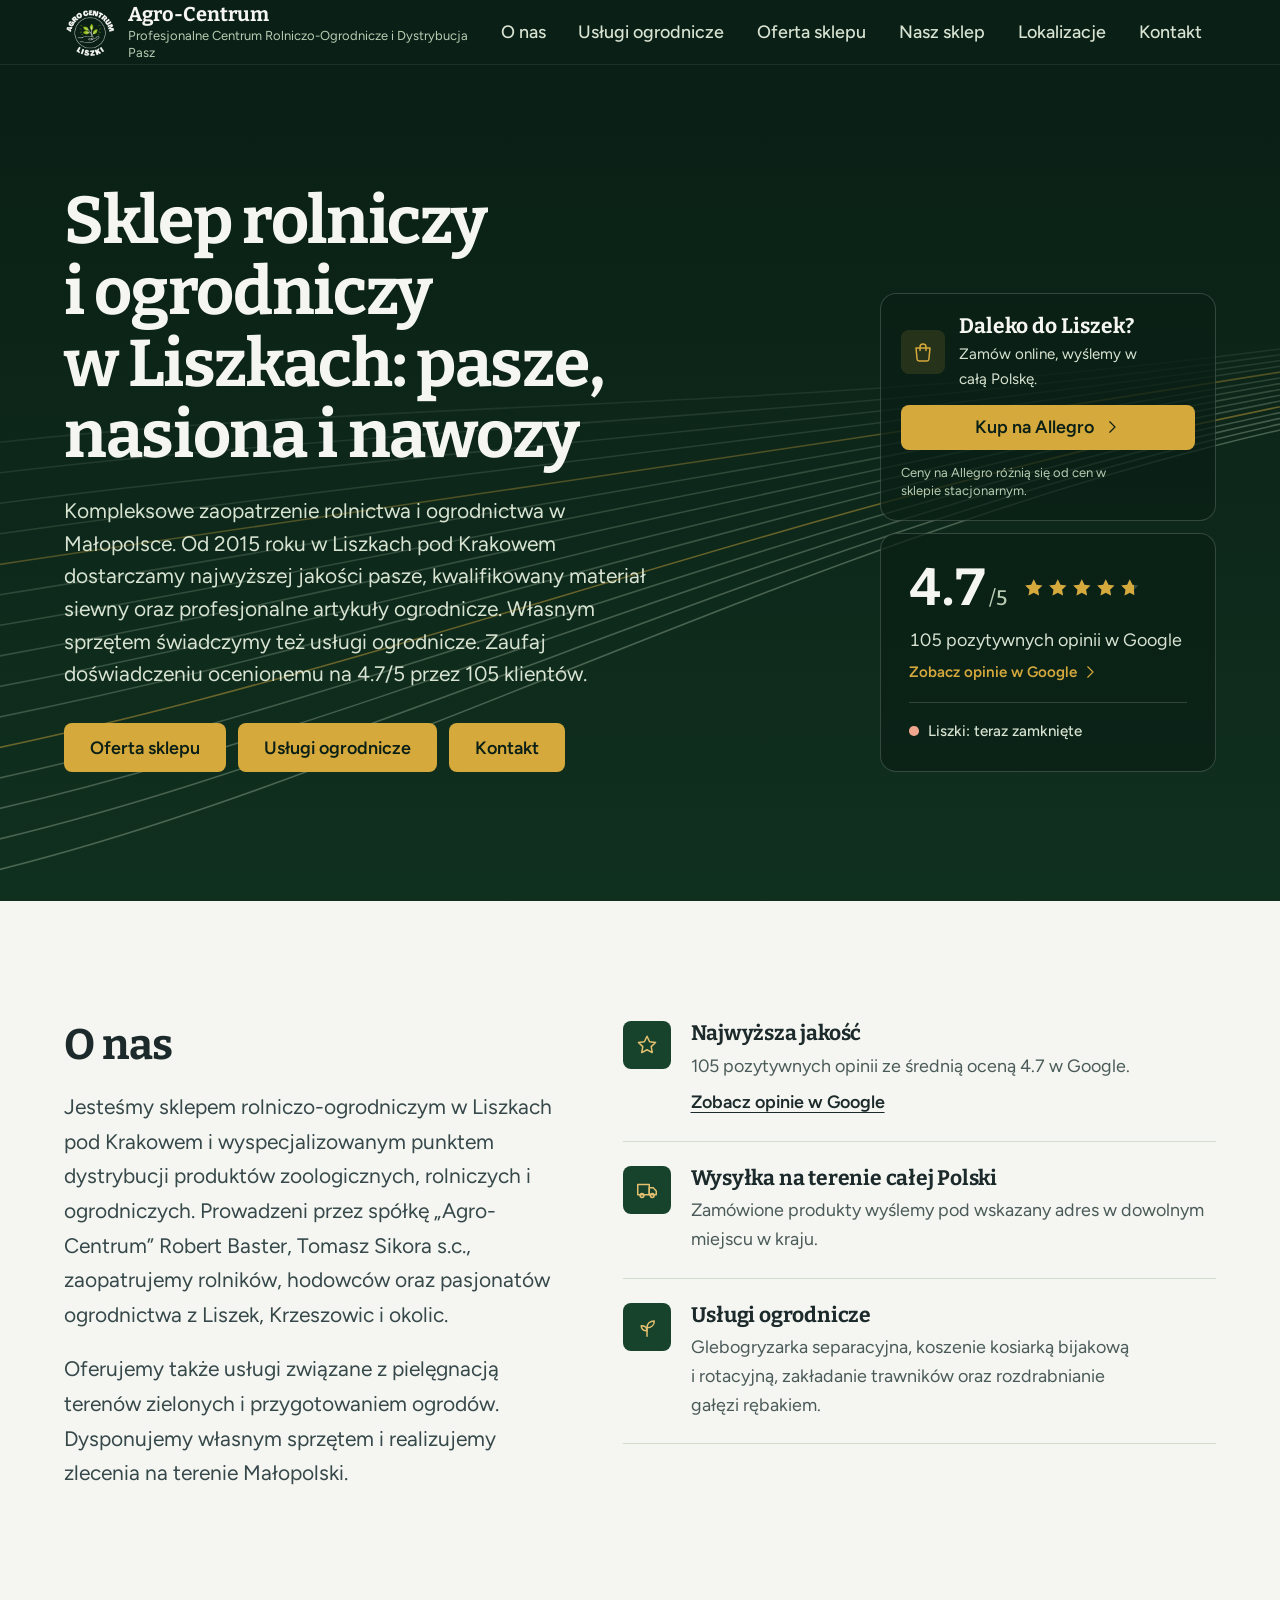
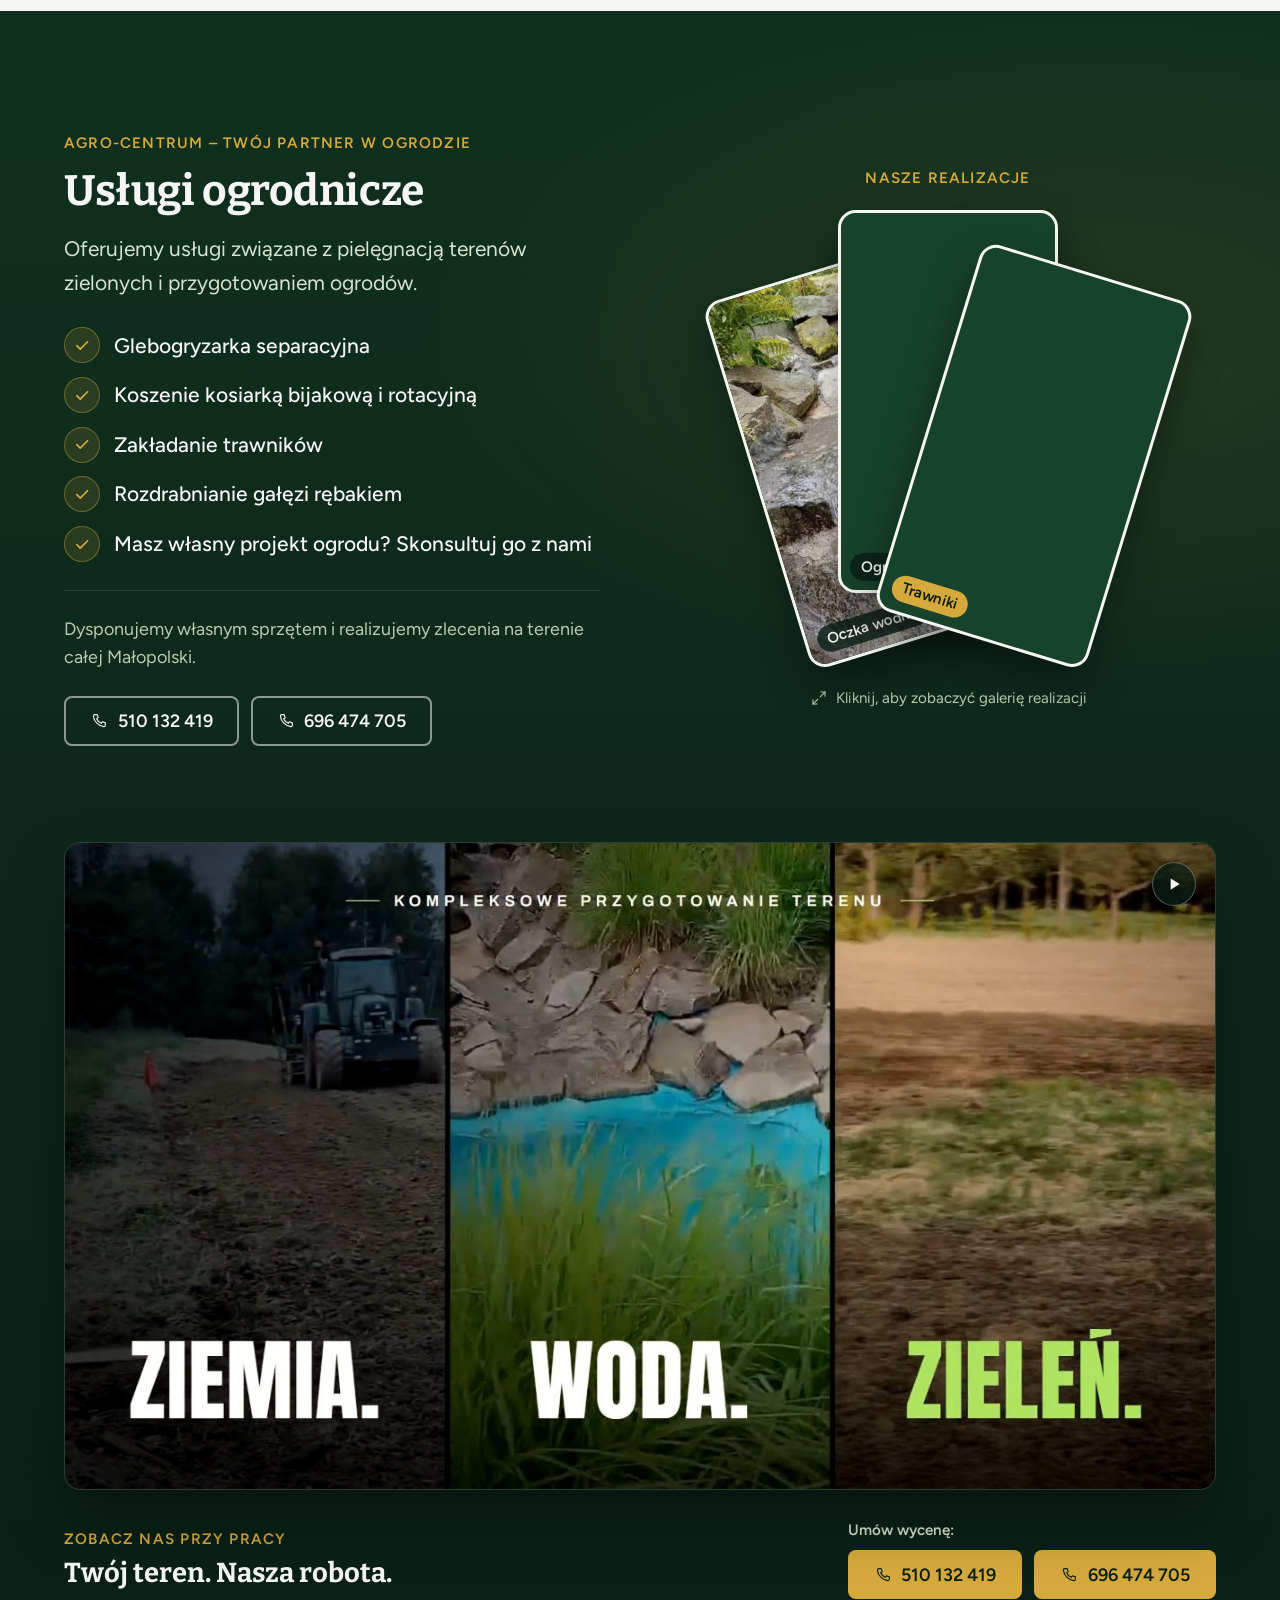
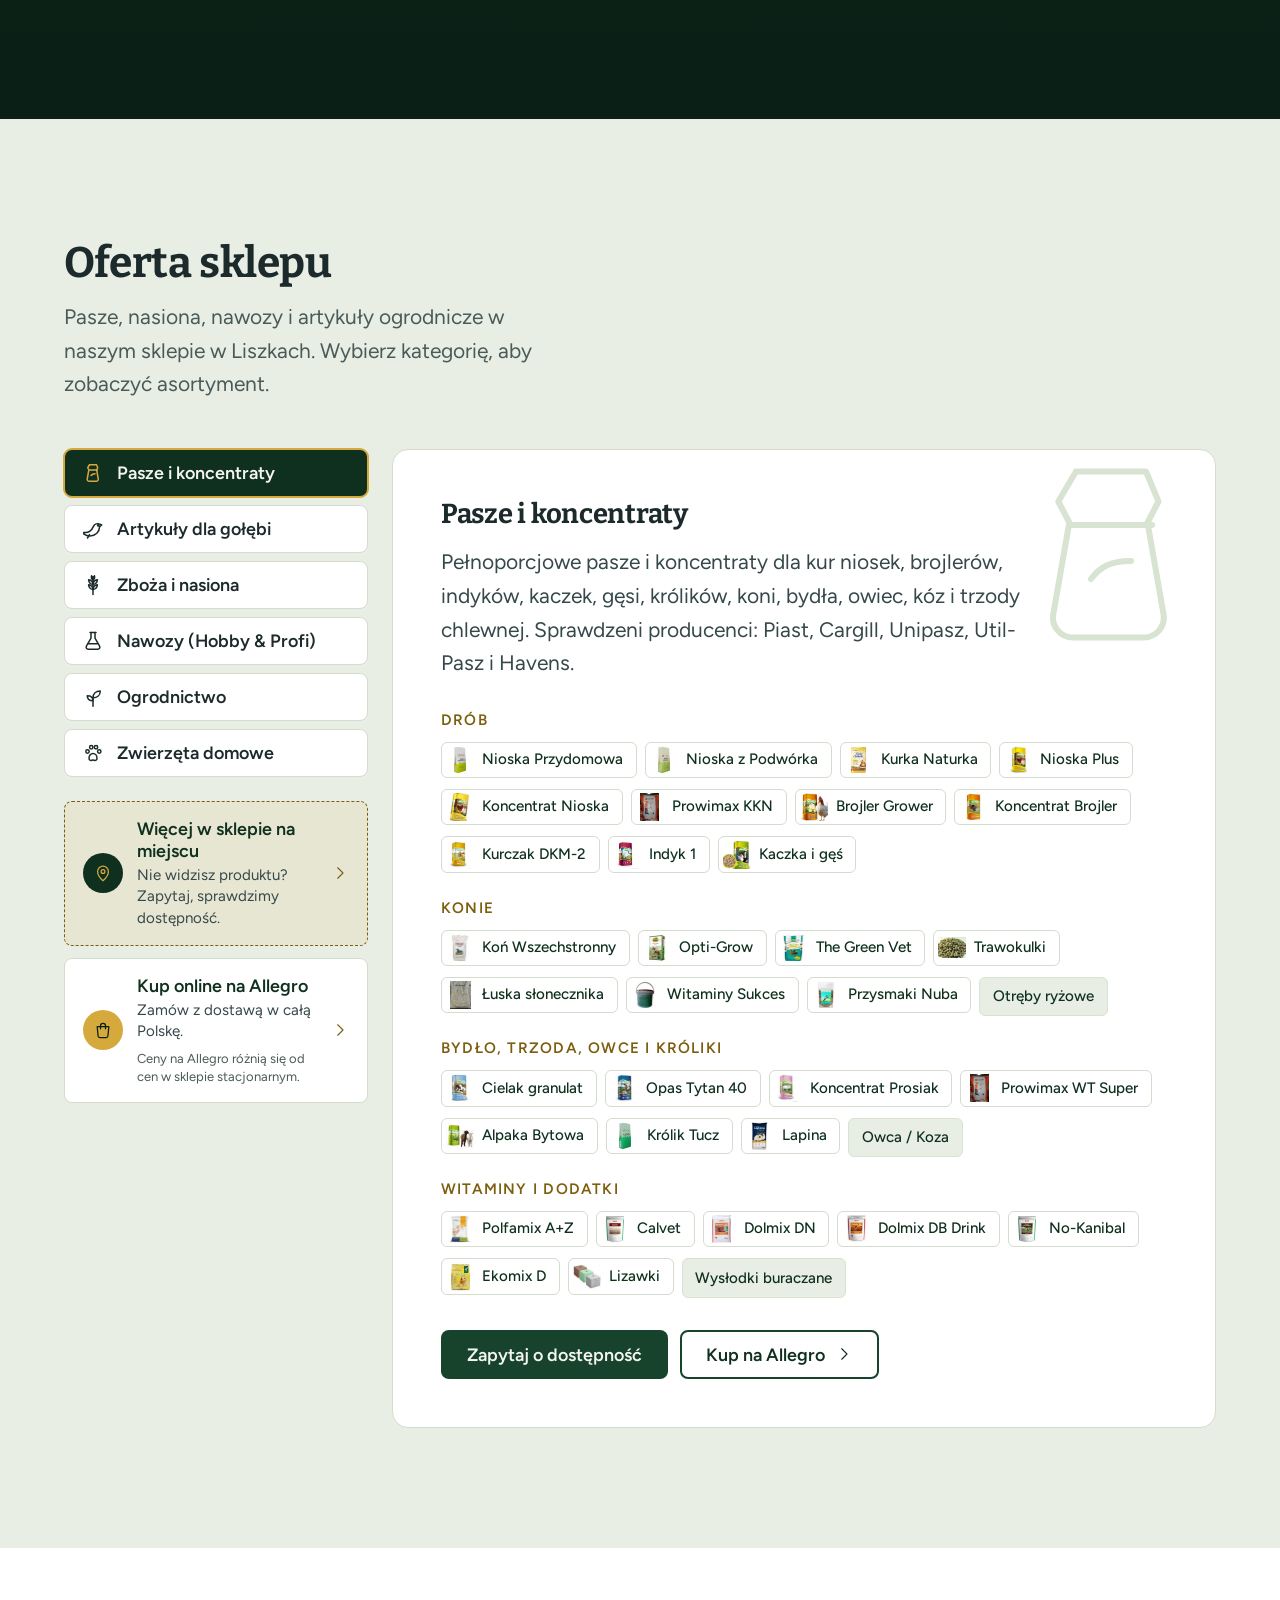
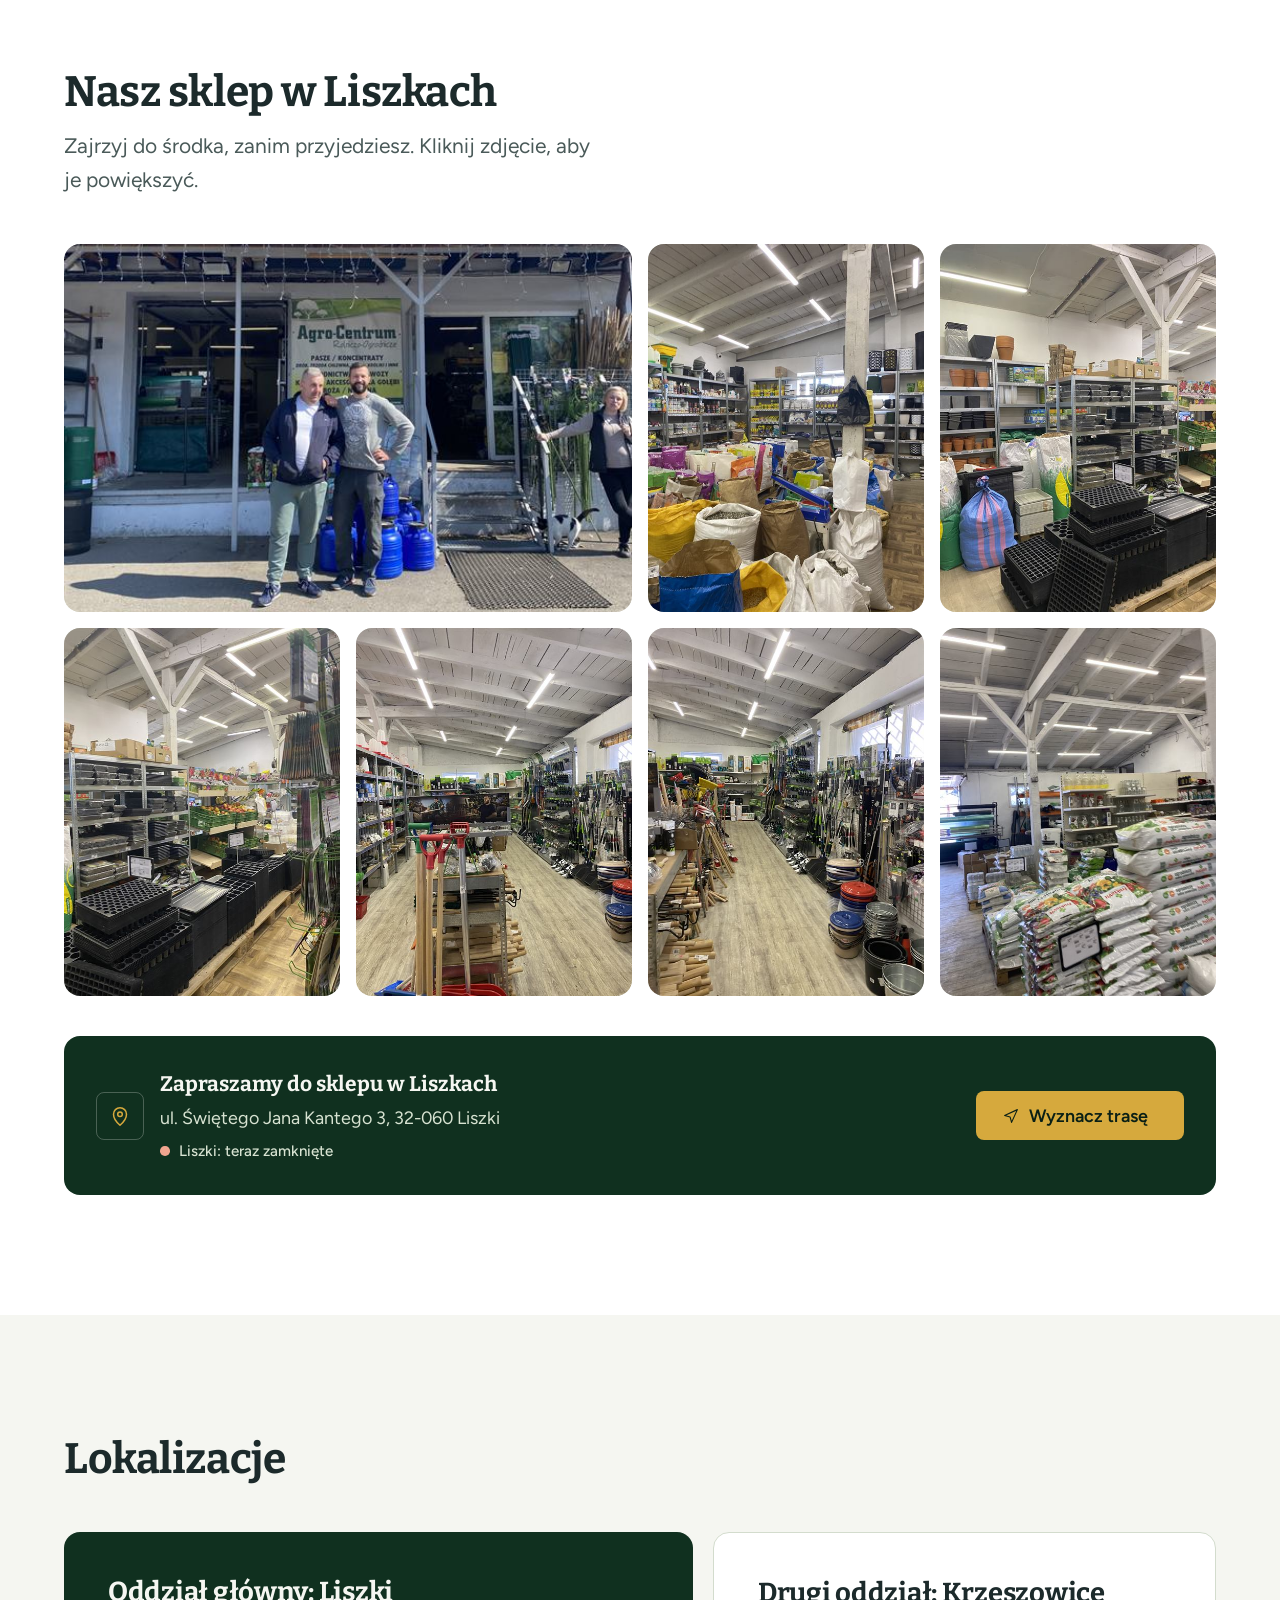
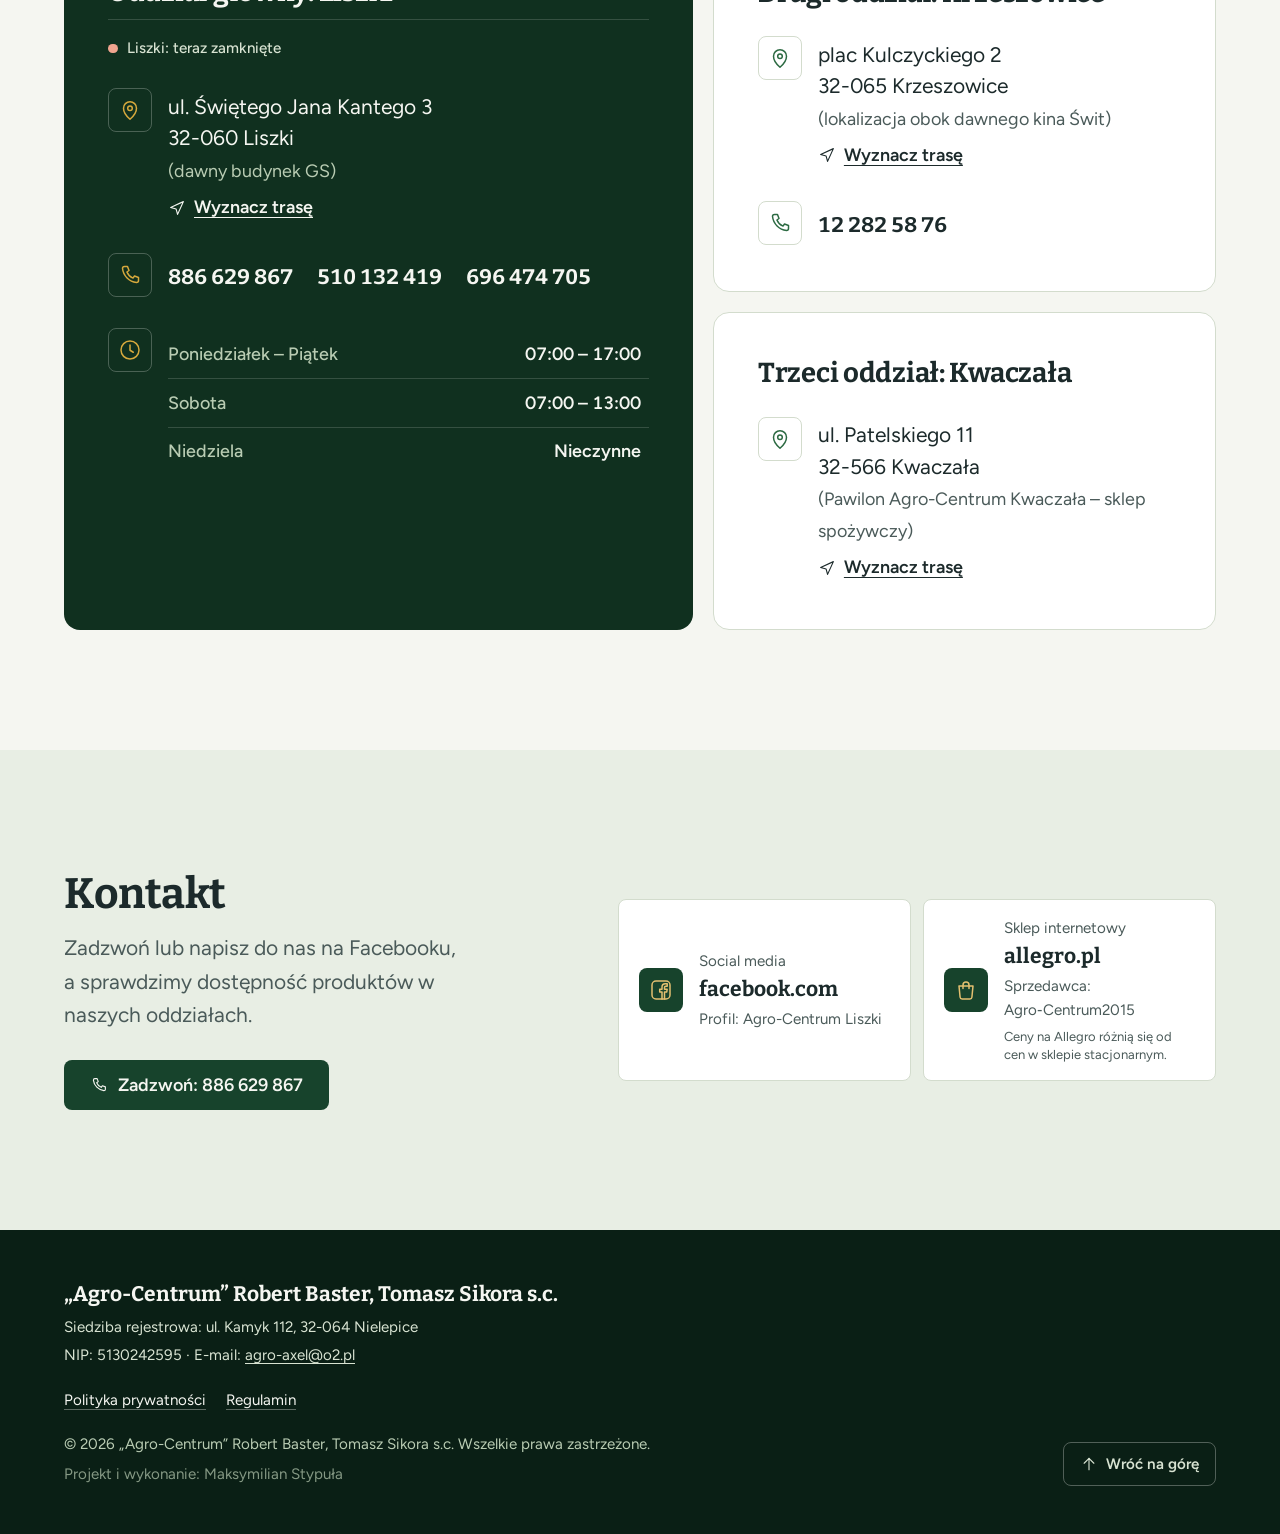
<file: index.html>
<!DOCTYPE html>
<html lang="pl">
<head>
  <meta charset="utf-8">
  <meta name="viewport" content="width=device-width, initial-scale=1">
  <title>Agro-Centrum Liszki | Sklep rolniczy, pasze, nasiona, nawozy</title>
  <meta name="description" content="Sklep rolniczy i ogrodniczy w Liszkach pod Krakowem, oddziały w Krzeszowicach i Kwaczale: pasze, karmy dla gołębi, zboża, nasiona, nawozy. Usługi ogrodnicze w Małopolsce.">
  <link rel="canonical" href="https://agrocentrumliszki.pl/">
  <meta name="theme-color" content="#0a1f15">
  <meta property="og:type" content="website">
  <meta property="og:locale" content="pl_PL">
  <meta property="og:title" content="Agro-Centrum Liszki | Centrum rolniczo-ogrodnicze">
  <meta property="og:description" content="Kompleksowe zaopatrzenie rolnictwa i ogrodnictwa w Małopolsce. Pasze, materiał siewny, nawozy i artykuły ogrodnicze oraz usługi ogrodnicze.">
  <meta property="og:url" content="https://agrocentrumliszki.pl/">
  <meta property="og:site_name" content="Agro-Centrum">
  <meta property="og:image" content="https://agrocentrumliszki.pl/img/og-image.png">
  <meta property="og:image:width" content="1200">
  <meta property="og:image:height" content="630">
  <meta property="og:image:alt" content="Logo Agro-Centrum Liszki – Profesjonalne Centrum Rolniczo-Ogrodnicze i Dystrybucja Pasz">
  <meta name="twitter:card" content="summary_large_image">

  <link rel="icon" type="image/png" sizes="32x32" href="img/favicon-32.png">
  <link rel="icon" type="image/png" sizes="512x512" href="img/logo-512.png">
  <link rel="apple-touch-icon" href="img/apple-touch-icon.png">

  <link rel="preload" href="fonts/figtree-latin.woff2" as="font" type="font/woff2" crossorigin>
  <link rel="preload" href="fonts/bitter-latin.woff2" as="font" type="font/woff2" crossorigin>
  <link rel="stylesheet" href="styles.css">

  <script>document.documentElement.classList.add('js');</script>

  <script type="application/ld+json">
  {
    "@context": "https://schema.org",
    "@graph": [
      {
        "@type": "WebSite",
        "@id": "https://agrocentrumliszki.pl/#strona",
        "name": "Agro-Centrum Liszki",
        "alternateName": ["Agrocentrum Liszki", "Agro-Centrum"],
        "url": "https://agrocentrumliszki.pl/",
        "inLanguage": "pl-PL",
        "publisher": { "@id": "https://agrocentrumliszki.pl/#firma" }
      },
      {
        "@type": "Organization",
        "@id": "https://agrocentrumliszki.pl/#firma",
        "name": "Agro-Centrum",
        "alternateName": ["Agro-Centrum Liszki", "Agrocentrum Liszki"],
        "legalName": "„Agro-Centrum” Robert Baster, Tomasz Sikora s.c.",
        "description": "Profesjonalne Centrum Rolniczo-Ogrodnicze i Dystrybucja Pasz",
        "url": "https://agrocentrumliszki.pl/",
        "logo": "https://agrocentrumliszki.pl/img/logo-512.png",
        "telephone": "+48886629867",
        "email": "agro-axel@o2.pl",
        "taxID": "5130242595",
        "foundingDate": "2015",
        "areaServed": { "@type": "Country", "name": "Polska" },
        "sameAs": [
          "https://www.facebook.com/profile.php?id=61590882503700",
          "https://maps.app.goo.gl/mEZU4S76LSXx4BoG6",
          "https://allegro.pl/uzytkownik/Agro-Centrum2015"
        ],
        "department": [
          { "@id": "https://agrocentrumliszki.pl/#liszki" },
          { "@id": "https://agrocentrumliszki.pl/#krzeszowice" },
          { "@id": "https://agrocentrumliszki.pl/#kwaczala" }
        ]
      },
      {
        "@type": ["GardenStore", "PetStore"],
        "@id": "https://agrocentrumliszki.pl/#liszki",
        "name": "Agro-Centrum Liszki",
        "description": "Sklep rolniczo-ogrodniczy w Liszkach pod Krakowem: pasze i koncentraty, artykuły dla gołębi, zboża i nasiona, nawozy, ogrodnictwo oraz karmy dla zwierząt domowych.",
        "url": "https://agrocentrumliszki.pl/",
        "image": "https://agrocentrumliszki.pl/img/galeria/duze/img_2266.jpg",
        "telephone": ["+48886629867", "+48510132419", "+48696474705"],
        "parentOrganization": { "@id": "https://agrocentrumliszki.pl/#firma" },
        "hasMap": "https://maps.app.goo.gl/mEZU4S76LSXx4BoG6",
        "address": {
          "@type": "PostalAddress",
          "streetAddress": "ul. Świętego Jana Kantego 3",
          "postalCode": "32-060",
          "addressLocality": "Liszki",
          "addressCountry": "PL"
        },
        "openingHoursSpecification": [
          { "@type": "OpeningHoursSpecification", "dayOfWeek": ["Monday","Tuesday","Wednesday","Thursday","Friday"], "opens": "07:00", "closes": "17:00" },
          { "@type": "OpeningHoursSpecification", "dayOfWeek": "Saturday", "opens": "07:00", "closes": "13:00" }
        ],
        "aggregateRating": { "@type": "AggregateRating", "ratingValue": "4.7", "bestRating": "5", "reviewCount": "105" },
        "paymentAccepted": "Karty płatnicze, płatności mobilne NFC",
        "currenciesAccepted": "PLN",
        "areaServed": [
          { "@type": "City", "name": "Liszki" },
          { "@type": "City", "name": "Kraków" },
          { "@type": "City", "name": "Krzeszowice" },
          { "@type": "City", "name": "Zabierzów" },
          { "@type": "City", "name": "Czernichów" }
        ],
        "hasOfferCatalog": {
          "@type": "OfferCatalog",
          "name": "Asortyment sklepu w Liszkach",
          "itemListElement": [
            { "@type": "OfferCatalog", "name": "Pasze i koncentraty Piast, Cargill, Unipasz i Util-Pasz dla drobiu, królików, koni, bydła, owiec, kóz i trzody chlewnej" },
            { "@type": "OfferCatalog", "name": "Karmy dla gołębi Agro King, grity, witaminy i suplementy" },
            { "@type": "OfferCatalog", "name": "Zboża paszowe, otręby i mieszanki traw trawnikowych" },
            { "@type": "OfferCatalog", "name": "Nawozy rolnicze i ogrodnicze: Yara, Pulrea, Lubofoska, Florovit, Biovita" },
            { "@type": "OfferCatalog", "name": "Ziemia ogrodnicza, podłoża, kora sosnowa i grys dekoracyjny" },
            { "@type": "OfferCatalog", "name": "Karmy dla zwierząt domowych" }
          ]
        }
      },
      {
        "@type": "Store",
        "@id": "https://agrocentrumliszki.pl/#krzeszowice",
        "name": "Agro-Centrum Krzeszowice",
        "url": "https://agrocentrumliszki.pl/#lokalizacje",
        "telephone": "+48122825876",
        "parentOrganization": { "@id": "https://agrocentrumliszki.pl/#firma" },
        "address": {
          "@type": "PostalAddress",
          "streetAddress": "plac Kulczyckiego 2",
          "postalCode": "32-065",
          "addressLocality": "Krzeszowice",
          "addressCountry": "PL"
        }
      },
      {
        "@type": "GroceryStore",
        "@id": "https://agrocentrumliszki.pl/#kwaczala",
        "name": "Pawilon Agro-Centrum Kwaczała",
        "url": "https://agrocentrumliszki.pl/#lokalizacje",
        "parentOrganization": { "@id": "https://agrocentrumliszki.pl/#firma" },
        "address": {
          "@type": "PostalAddress",
          "streetAddress": "ul. Patelskiego 11",
          "postalCode": "32-566",
          "addressLocality": "Kwaczała",
          "addressCountry": "PL"
        }
      },
      {
        "@type": "Service",
        "@id": "https://agrocentrumliszki.pl/#uslugi",
        "name": "Usługi ogrodnicze Agro-Centrum",
        "serviceType": "Pielęgnacja terenów zielonych i przygotowanie ogrodów",
        "description": "Usługi związane z pielęgnacją terenów zielonych i przygotowaniem ogrodów, realizowane własnym sprzętem na terenie Małopolski.",
        "url": "https://agrocentrumliszki.pl/#uslugi",
        "provider": { "@id": "https://agrocentrumliszki.pl/#firma" },
        "areaServed": { "@type": "AdministrativeArea", "name": "Małopolska" },
        "hasOfferCatalog": {
          "@type": "OfferCatalog",
          "name": "Usługi ogrodnicze",
          "itemListElement": [
            { "@type": "Offer", "itemOffered": { "@type": "Service", "name": "Glebogryzarka separacyjna" } },
            { "@type": "Offer", "itemOffered": { "@type": "Service", "name": "Koszenie kosiarką bijakową i rotacyjną" } },
            { "@type": "Offer", "itemOffered": { "@type": "Service", "name": "Zakładanie trawników" } },
            { "@type": "Offer", "itemOffered": { "@type": "Service", "name": "Rozdrabnianie gałęzi rębakiem" } },
            { "@type": "Offer", "itemOffered": { "@type": "Service", "name": "Konsultacja projektu ogrodu" } }
          ]
        }
      }
    ]
  }
  </script>
</head>

<body>
  <svg width="0" height="0" style="position:absolute" aria-hidden="true" focusable="false">
    <defs>
      <symbol id="i-truck" viewBox="0 0 24 24"><path d="M2.75 6.5h11.5v10.25H2.75z"/><path d="M14.25 9.75h4l3 3.25v3.75h-7z"/><circle cx="7" cy="17.5" r="1.9"/><circle cx="17.25" cy="17.5" r="1.9"/></symbol>
      <symbol id="i-star-outline" viewBox="0 0 24 24"><path d="M12 3.25l2.6 5.45 5.95.8-4.35 4.15 1.05 5.9L12 16.75 6.75 19.55l1.05-5.9L3.45 9.5l5.95-.8z"/></symbol>
      <symbol id="i-star" viewBox="0 0 24 24"><path d="M12 2.5l2.9 6.1 6.6.9-4.8 4.6 1.2 6.6L12 17.6l-5.9 3.1 1.2-6.6L2.5 9.5l6.6-.9z"/></symbol>
      <symbol id="i-feed" viewBox="0 0 24 24"><path d="M8.5 3.75h7l1.25 3-1.1 2.1 1.6 9.15a2 2 0 0 1-1.97 2.35H8.2a2 2 0 0 1-1.97-2.35l1.6-9.15-1.1-2.1z"/><path d="M7.9 9.1h8.2"/><path d="M10 14.5c.9-1.2 1.9-1.8 4-1.8"/></symbol>
      <symbol id="i-dove" viewBox="0 0 24 24"><path d="M2.75 15.5c4.6.5 7.8-1.6 9.4-5.6 1-2.6 3.6-3.8 6-3l2.6 1-2.1 1.7c-.3 5.3-4 9.4-9.6 9.4-2.3 0-4.5-.7-6.3-2.1z"/><circle cx="17.3" cy="8.4" r=".7"/><path d="M8.5 17.6L6.5 21"/></symbol>
      <symbol id="i-grain" viewBox="0 0 24 24"><path d="M12 21.5V7"/><path d="M12 11.5c-2.6-.4-4.2-2.1-4.4-4.8 2.6.4 4.2 2.1 4.4 4.8z"/><path d="M12 11.5c2.6-.4 4.2-2.1 4.4-4.8-2.6.4-4.2 2.1-4.4 4.8z"/><path d="M12 16.5c-2.6-.4-4.2-2.1-4.4-4.8 2.6.4 4.2 2.1 4.4 4.8z"/><path d="M12 16.5c2.6-.4 4.2-2.1 4.4-4.8-2.6.4-4.2 2.1-4.4 4.8z"/><path d="M12 7c-1.4-.9-1.9-2.4-1.5-4.2 1.4.9 1.9 2.4 1.5 4.2z"/><path d="M12 7c1.4-.9 1.9-2.4 1.5-4.2-1.4.9-1.9 2.4-1.5 4.2z"/></symbol>
      <symbol id="i-flask" viewBox="0 0 24 24"><path d="M9 3.5h6"/><path d="M10 3.5v5.6l-4.6 8.1a2 2 0 0 0 1.75 3h9.7a2 2 0 0 0 1.75-3L14 9.1V3.5"/><path d="M7.6 14.75h8.8"/></symbol>
      <symbol id="i-sprout" viewBox="0 0 24 24"><path d="M12 21.25v-8.5"/><path d="M12 12.75c0-4 3-6.75 7.25-6.75 0 4.25-3 6.75-7.25 6.75z"/><path d="M12 15.75c0-3-2.3-5-5.75-5 0 3 2.3 5 5.75 5z"/></symbol>
      <symbol id="i-paw" viewBox="0 0 24 24"><circle cx="6.5" cy="10.5" r="1.7"/><circle cx="10.25" cy="6.25" r="1.7"/><circle cx="15" cy="6.25" r="1.7"/><circle cx="18.25" cy="10.5" r="1.7"/><path d="M8 17.25c0-2.7 1.9-4.75 4-4.75s4 2.05 4 4.75c0 1.7-1.4 2.5-2.9 2-.7-.25-1.5-.25-2.2 0-1.5.5-2.9-.3-2.9-2z"/></symbol>
      <symbol id="i-check" viewBox="0 0 24 24"><path d="M5 12.5l4.5 4.5L19 7.5"/></symbol>
      <symbol id="i-expand" viewBox="0 0 24 24"><path d="M14.5 4h5.5v5.5"/><path d="M20 4l-6.5 6.5"/><path d="M9.5 20H4v-5.5"/><path d="M4 20l6.5-6.5"/></symbol>
      <symbol id="i-pin" viewBox="0 0 24 24"><path d="M12 21.25s-6.5-5.5-6.5-11a6.5 6.5 0 0 1 13 0c0 5.5-6.5 11-6.5 11z"/><circle cx="12" cy="10.25" r="2.3"/></symbol>
      <symbol id="i-phone" viewBox="0 0 24 24"><path d="M6.5 3.5h3l1.5 4-2.1 1.5a11.2 11.2 0 0 0 6.1 6.1L16.5 13l4 1.5v3a2 2 0 0 1-2 2A16 16 0 0 1 4.5 5.5a2 2 0 0 1 2-2z"/></symbol>
      <symbol id="i-clock" viewBox="0 0 24 24"><circle cx="12" cy="12" r="9"/><path d="M12 7v5.25l3.25 2"/></symbol>
      <symbol id="i-facebook" viewBox="0 0 24 24"><rect x="3" y="3" width="18" height="18" rx="4"/><path d="M15.5 21v-7h2.25l.4-2.75H15.5V9.5c0-.8.4-1.25 1.3-1.25h1.4V5.8c-.5-.1-1.2-.15-1.9-.15-2 0-3.3 1.2-3.3 3.4v2.2h-2.3V14h2.3v7"/></symbol>
      <symbol id="i-bag" viewBox="0 0 24 24"><path d="M5 8h14l-1.1 11.2a2 2 0 0 1-2 1.8H8.1a2 2 0 0 1-2-1.8z"/><path d="M9 10.5V7a3 3 0 0 1 6 0v3.5"/></symbol>
      <symbol id="i-play" viewBox="0 0 24 24"><path d="M8 5.25v13.5L18.75 12z"/></symbol>
      <symbol id="i-pause" viewBox="0 0 24 24"><path d="M9 5.5v13M15 5.5v13"/></symbol>
      <symbol id="i-route" viewBox="0 0 24 24"><path d="M3.5 11.25l17-7.75-7.75 17-2-7.25z"/></symbol>
      <symbol id="i-up" viewBox="0 0 24 24"><path d="M12 19.5v-15"/><path d="M5.5 11L12 4.5l6.5 6.5"/></symbol>
      <symbol id="i-menu" viewBox="0 0 24 24"><path d="M4 7h16M4 12h16M4 17h16"/></symbol>
      <symbol id="i-close" viewBox="0 0 24 24"><path d="M6 6l12 12M18 6L6 18"/></symbol>
      <symbol id="i-prev" viewBox="0 0 24 24"><path d="M15 5l-7 7 7 7"/></symbol>
      <symbol id="i-next" viewBox="0 0 24 24"><path d="M9 5l7 7-7 7"/></symbol>
    </defs>
  </svg>

  <a class="skip-link" href="#tresc">Przejdź do treści</a>
  <div class="scroll-progress" aria-hidden="true" data-scroll-progress></div>
  <div class="scroll-sentinel" data-sentinel aria-hidden="true"></div>

  <header class="site-header" data-header>
    <div class="container site-header__bar">
      <a class="brand" href="#start" aria-label="Agro-Centrum – strona główna">
        <span class="brand__mark" aria-hidden="true">
          <img src="img/logo-jasne-160.png" width="160" height="160" alt="">
        </span>
        <span class="brand__text">
          <span class="brand__name">Agro-Centrum</span>
          <span class="brand__tagline">Profesjonalne Centrum Rolniczo-Ogrodnicze i Dystrybucja Pasz</span>
        </span>
      </a>

      <button class="menu-toggle" type="button" aria-expanded="false" aria-controls="menu-glowne" aria-label="Otwórz menu" data-menu-toggle>
        <svg class="icon icon--open" aria-hidden="true"><use href="#i-menu"/></svg>
        <svg class="icon icon--close" aria-hidden="true"><use href="#i-close"/></svg>
      </button>

      <nav class="nav" id="menu-glowne" aria-label="Nawigacja główna" data-menu>
        <ul class="nav__list">
          <li><a class="nav__link" href="#o-nas">O nas</a></li>
          <li><a class="nav__link" href="#uslugi">Usługi ogrodnicze</a></li>
          <li><a class="nav__link" href="#oferta">Oferta sklepu</a></li>
          <li><a class="nav__link" href="#galeria">Nasz sklep</a></li>
          <li><a class="nav__link" href="#lokalizacje">Lokalizacje</a></li>
          <li><a class="nav__link" href="#kontakt">Kontakt</a></li>
        </ul>
      </nav>
    </div>
  </header>

  <main id="tresc">

    <section class="hero" id="start" aria-labelledby="hero-tytul">
      <svg class="furrows" viewBox="0 0 1440 800" preserveAspectRatio="xMidYMid slice" aria-hidden="true" focusable="false">
        <path class="furrows__line" style="--i:0" pathLength="1" d="M-40 380 C 420 310, 900 345, 1480 250"/>
        <path class="furrows__line" style="--i:1" pathLength="1" d="M-40 410 C 420 340, 900 350, 1480 255"/>
        <path class="furrows__line" style="--i:2" pathLength="1" d="M-40 440 C 420 370, 900 355, 1480 260"/>
        <path class="furrows__line" style="--i:3" pathLength="1" d="M-40 470 C 420 400, 900 360, 1480 265"/>
        <path class="furrows__line furrows__line--accent" style="--i:4" pathLength="1" d="M-40 500 C 420 430, 900 365, 1480 270"/>
        <path class="furrows__line" style="--i:5" pathLength="1" d="M-40 530 C 420 460, 900 370, 1480 275"/>
        <path class="furrows__line" style="--i:6" pathLength="1" d="M-40 560 C 420 490, 900 375, 1480 280"/>
        <path class="furrows__line" style="--i:7" pathLength="1" d="M-40 590 C 420 520, 900 380, 1480 285"/>
        <path class="furrows__line" style="--i:8" pathLength="1" d="M-40 620 C 420 550, 900 385, 1480 290"/>
        <path class="furrows__line" style="--i:9" pathLength="1" d="M-40 650 C 420 580, 900 390, 1480 295"/>
        <path class="furrows__line furrows__line--accent" style="--i:10" pathLength="1" d="M-40 680 C 420 610, 900 395, 1480 300"/>
        <path class="furrows__line" style="--i:11" pathLength="1" d="M-40 710 C 420 640, 900 400, 1480 305"/>
        <path class="furrows__line" style="--i:12" pathLength="1" d="M-40 740 C 420 670, 900 405, 1480 310"/>
        <path class="furrows__line" style="--i:13" pathLength="1" d="M-40 770 C 420 700, 900 410, 1480 315"/>
        <path class="furrows__line" style="--i:14" pathLength="1" d="M-40 800 C 420 730, 900 415, 1480 320"/>
      </svg>

      <div class="container hero__inner">
        <div class="hero__copy">
          <p class="hero__tagline hero-in" style="--d:100ms">Profesjonalne Centrum Rolniczo-Ogrodnicze i Dystrybucja Pasz</p>
          <h1 class="hero__title hero-in" style="--d:220ms" id="hero-tytul">Sklep rolniczy i&nbsp;ogrodniczy w&nbsp;Liszkach: pasze, nasiona i&nbsp;nawozy</h1>
          <p class="hero__lead hero-in" style="--d:360ms">Kompleksowe zaopatrzenie rolnictwa i ogrodnictwa w Małopolsce. Od 2015 roku w Liszkach pod Krakowem dostarczamy najwyższej jakości pasze, kwalifikowany materiał siewny oraz profesjonalne artykuły ogrodnicze. Własnym sprzętem świadczymy też usługi ogrodnicze. Zaufaj doświadczeniu ocenionemu na 4.7/5 przez 105 klientów.</p>
          <div class="hero__actions hero-in" style="--d:480ms">
            <a class="btn btn--wheat" href="#oferta">Oferta sklepu</a>
            <a class="btn btn--wheat" href="#uslugi">Usługi ogrodnicze</a>
            <a class="btn btn--wheat" href="#kontakt">Kontakt</a>
          </div>
        </div>

        <div class="hero__side">
          <aside class="shop-card hero-in hero-in--card" style="--d:600ms" aria-labelledby="sklep-online-tytul">
            <span class="shop-card__icon" aria-hidden="true"><svg class="icon"><use href="#i-bag"/></svg></span>
            <div>
              <p class="shop-card__title" id="sklep-online-tytul">Daleko do Liszek?</p>
              <p class="shop-card__text">Zamów online, wyślemy w całą Polskę.</p>
            </div>
            <a class="btn btn--wheat shop-card__btn" href="https://allegro.pl/uzytkownik/Agro-Centrum2015" target="_blank" rel="noopener noreferrer">Kup na Allegro<svg class="icon icon--sm" aria-hidden="true"><use href="#i-next"/></svg><span class="visually-hidden"> (otwiera się w nowej karcie)</span></a>
            <p class="shop-card__note">Ceny na Allegro różnią się od cen w sklepie stacjonarnym.</p>
          </aside>

          <aside class="rating hero-in hero-in--card" style="--d:720ms" aria-label="Ocena klientów w Google">
            <div class="rating__top">
              <p class="rating__score"><span class="rating__value" data-count="4.7" data-decimals="1">4.7</span><span class="rating__max">/5</span></p>
              <div class="stars" role="img" aria-label="Ocena 4.7 na 5 gwiazdek">
                <div class="stars__row stars__row--base">
                  <svg class="icon icon--solid"><use href="#i-star"/></svg><svg class="icon icon--solid"><use href="#i-star"/></svg><svg class="icon icon--solid"><use href="#i-star"/></svg><svg class="icon icon--solid"><use href="#i-star"/></svg><svg class="icon icon--solid"><use href="#i-star"/></svg>
                </div>
                <div class="stars__row stars__row--fill" style="--fill:94%" data-stars-fill>
                  <svg class="icon icon--solid"><use href="#i-star"/></svg><svg class="icon icon--solid"><use href="#i-star"/></svg><svg class="icon icon--solid"><use href="#i-star"/></svg><svg class="icon icon--solid"><use href="#i-star"/></svg><svg class="icon icon--solid"><use href="#i-star"/></svg>
                </div>
              </div>
            </div>
            <p class="rating__text"><span data-count="105">105</span> pozytywnych opinii w Google</p>
            <a class="rating__link" href="https://maps.app.goo.gl/mEZU4S76LSXx4BoG6" target="_blank" rel="noopener noreferrer">Zobacz opinie w Google<svg class="icon icon--sm" aria-hidden="true"><use href="#i-next"/></svg><span class="visually-hidden"> (otwiera się w nowej karcie)</span></a>
            <p class="status" data-open-status data-state="unknown">
              <span class="status__dot" aria-hidden="true"></span>
              <span class="status__text">Liszki: sprawdź godziny otwarcia poniżej</span>
            </p>
          </aside>
        </div>
      </div>
    </section>

    <section class="section about" id="o-nas" aria-labelledby="o-nas-tytul">
      <div class="container about__grid">
        <div data-reveal="left">
          <h2 class="section__title" id="o-nas-tytul">O nas</h2>
          <p class="about__text">Jesteśmy sklepem rolniczo-ogrodniczym w Liszkach pod Krakowem i wyspecjalizowanym punktem dystrybucji produktów zoologicznych, rolniczych i ogrodniczych. Prowadzeni przez spółkę „Agro-Centrum” Robert Baster, Tomasz Sikora s.c., zaopatrujemy rolników, hodowców oraz pasjonatów ogrodnictwa z Liszek, Krzeszowic i okolic.</p>
          <p class="about__text">Oferujemy także usługi związane z pielęgnacją terenów zielonych i przygotowaniem ogrodów. Dysponujemy własnym sprzętem i realizujemy zlecenia na terenie Małopolski.</p>
        </div>

        <ul class="features" role="list">
          <li class="feature" data-reveal style="--d:0ms">
            <span class="feature__icon" aria-hidden="true"><svg class="icon"><use href="#i-star-outline"/></svg></span>
            <div>
              <h3 class="feature__title">Najwyższa jakość</h3>
              <p class="feature__text">105 pozytywnych opinii ze średnią oceną 4.7 w Google.</p>
              <a class="text-link" href="https://maps.app.goo.gl/mEZU4S76LSXx4BoG6" target="_blank" rel="noopener noreferrer">Zobacz opinie w Google<span class="visually-hidden"> (otwiera się w nowej karcie)</span></a>
            </div>
          </li>
          <li class="feature" data-reveal style="--d:120ms">
            <span class="feature__icon" aria-hidden="true"><svg class="icon"><use href="#i-truck"/></svg></span>
            <div>
              <h3 class="feature__title">Wysyłka na terenie całej Polski</h3>
              <p class="feature__text">Zamówione produkty wyślemy pod wskazany adres w dowolnym miejscu w kraju.</p>
            </div>
          </li>
          <li class="feature" data-reveal style="--d:240ms">
            <span class="feature__icon" aria-hidden="true"><svg class="icon"><use href="#i-sprout"/></svg></span>
            <div>
              <h3 class="feature__title">Usługi ogrodnicze</h3>
              <p class="feature__text">Glebogryzarka separacyjna, koszenie kosiarką bijakową i rotacyjną, zakładanie trawników oraz rozdrabnianie gałęzi rębakiem.</p>
            </div>
          </li>
        </ul>
      </div>
    </section>

    <section class="section services" id="uslugi" aria-labelledby="uslugi-tytul">
      <div class="container services__grid">
        <div data-reveal="left">
          <p class="services__eyebrow">Agro-Centrum – Twój Partner w Ogrodzie</p>
          <h2 class="section__title" id="uslugi-tytul">Usługi ogrodnicze</h2>
          <p class="services__lead">Oferujemy usługi związane z pielęgnacją terenów zielonych i przygotowaniem ogrodów.</p>

          <ul class="checklist" role="list">
            <li><span class="checklist__icon" aria-hidden="true"><svg class="icon"><use href="#i-check"/></svg></span>Glebogryzarka separacyjna</li>
            <li><span class="checklist__icon" aria-hidden="true"><svg class="icon"><use href="#i-check"/></svg></span>Koszenie kosiarką bijakową i rotacyjną</li>
            <li><span class="checklist__icon" aria-hidden="true"><svg class="icon"><use href="#i-check"/></svg></span>Zakładanie trawników</li>
            <li><span class="checklist__icon" aria-hidden="true"><svg class="icon"><use href="#i-check"/></svg></span>Rozdrabnianie gałęzi rębakiem</li>
            <li><span class="checklist__icon" aria-hidden="true"><svg class="icon"><use href="#i-check"/></svg></span>Masz własny projekt ogrodu? Skonsultuj go z nami</li>
          </ul>

          <p class="services__note">Dysponujemy własnym sprzętem i realizujemy zlecenia na terenie całej Małopolski.</p>

          <div class="services__actions">
            <a class="btn btn--ghost" href="tel:+48510132419">
              <svg class="icon icon--sm" aria-hidden="true"><use href="#i-phone"/></svg>510 132 419
            </a>
            <a class="btn btn--ghost" href="tel:+48696474705">
              <svg class="icon icon--sm" aria-hidden="true"><use href="#i-phone"/></svg>696 474 705
            </a>
          </div>
        </div>

        <div class="services__showcase" data-reveal="right" style="--d:150ms">
          <p class="services__eyebrow services__eyebrow--showcase">Nasze realizacje</p>
          <button class="fan" type="button" aria-haspopup="dialog" aria-label="Otwórz galerię realizacji: 36 zdjęć w 5 kategoriach" data-fan>
            <span class="fan__card fan__card--before" data-fan-card="oczka">
              <img src="img/realizacje/mini/oczko-wodne-04.webp" width="600" height="796" loading="lazy" decoding="async" alt="">
              <span class="fan__label">Oczka wodne</span>
            </span>
            <span class="fan__card fan__card--during" data-fan-card="ogrody">
              <img src="img/realizacje/mini/ogrod-rabata-03.webp" width="600" height="900" loading="lazy" decoding="async" alt="">
              <span class="fan__label">Ogrody</span>
            </span>
            <span class="fan__card fan__card--after" data-fan-card="trawniki">
              <img src="img/realizacje/mini/trawnik-01.webp" width="600" height="800" loading="lazy" decoding="async" alt="">
              <span class="fan__label">Trawniki</span>
            </span>
          </button>
          <p class="fan__hint"><svg class="icon icon--sm" aria-hidden="true"><use href="#i-expand"/></svg>Kliknij, aby zobaczyć galerię realizacji</p>
        </div>
      </div>

      <figure class="container promo" data-reveal>
        <div class="promo__frame">
          <video class="promo__video" width="1920" height="1080" muted loop playsinline preload="none" data-poster="img/uslugi-ogrodnicze-poster.jpg" aria-label="Film o usługach ogrodniczych Agro-Centrum: przygotowanie terenu, rozdrabnianie gałęzi, siew, nawadnianie i oczka wodne" data-promo-video>
            <source src="video/uslugi-ogrodnicze-720p.mp4" type="video/mp4" media="(max-width: 47.9375rem)">
            <source src="video/uslugi-ogrodnicze.mp4" type="video/mp4">
          </video>
          <button class="promo__toggle" type="button" aria-label="Odtwórz film" data-promo-toggle data-state="paused">
            <svg class="icon icon--solid promo__icon-play" aria-hidden="true"><use href="#i-play"/></svg>
            <svg class="icon promo__icon-pause" aria-hidden="true"><use href="#i-pause"/></svg>
          </button>
        </div>
        <figcaption class="promo__bar">
          <div>
            <p class="services__eyebrow">Zobacz nas przy pracy</p>
            <p class="promo__title">Twój teren. Nasza robota.</p>
          </div>
          <div class="promo__cta">
            <p class="promo__cta-label" id="promo-wycena">Umów wycenę:</p>
            <ul class="promo__phones" role="list" aria-labelledby="promo-wycena">
              <li><a class="btn btn--wheat" href="tel:+48510132419"><svg class="icon icon--sm" aria-hidden="true"><use href="#i-phone"/></svg>510 132 419</a></li>
              <li><a class="btn btn--wheat" href="tel:+48696474705"><svg class="icon icon--sm" aria-hidden="true"><use href="#i-phone"/></svg>696 474 705</a></li>
            </ul>
          </div>
        </figcaption>
      </figure>

      <dialog class="works" aria-labelledby="realizacje-tytul" data-works>
        <div class="works__inner">
          <header class="works__head" data-works-in style="--d:80ms">
            <p class="services__eyebrow">Agro-Centrum · Usługi ogrodnicze</p>
            <h2 class="works__title" id="realizacje-tytul">Nasze realizacje</h2>
          </header>

          <div class="works__view" data-works-albums>
            <p class="works__lead" data-works-in style="--d:160ms">36 zdjęć z naszych prac w 5 kategoriach. Wybierz, co chcesz zobaczyć.</p>
            <ul class="works__albums" role="list">
              <li class="works__albums-item works__albums-item--tall" style="--i:0">
                <button class="album-card" type="button" data-album-card="oczka">
                  <img src="img/realizacje/mini/oczko-wodne-04.webp" width="600" height="796" loading="lazy" decoding="async" alt="">
                  <span class="album-card__body">
                    <span class="album-card__num">01</span>
                    <span class="album-card__title">Oczka wodne</span>
                    <span class="album-card__meta">7 zdjęć<svg class="icon icon--sm" aria-hidden="true"><use href="#i-next"/></svg></span>
                  </span>
                </button>
              </li>
              <li class="works__albums-item works__albums-item--tall" style="--i:1">
                <button class="album-card" type="button" data-album-card="ogrody">
                  <img src="img/realizacje/mini/ogrod-rabata-03.webp" width="600" height="900" loading="lazy" decoding="async" alt="">
                  <span class="album-card__body">
                    <span class="album-card__num">02</span>
                    <span class="album-card__title">Ogrody i rabaty</span>
                    <span class="album-card__meta">7 zdjęć<svg class="icon icon--sm" aria-hidden="true"><use href="#i-next"/></svg></span>
                  </span>
                </button>
              </li>
              <li class="works__albums-item works__albums-item--wide" style="--i:2">
                <button class="album-card" type="button" data-album-card="trawniki">
                  <img src="img/realizacje/mini/trawnik-01.webp" width="600" height="800" loading="lazy" decoding="async" alt="">
                  <span class="album-card__body">
                    <span class="album-card__num">03</span>
                    <span class="album-card__title">Zakładanie trawników</span>
                    <span class="album-card__meta">13 zdjęć<svg class="icon icon--sm" aria-hidden="true"><use href="#i-next"/></svg></span>
                  </span>
                </button>
              </li>
              <li class="works__albums-item" style="--i:3">
                <button class="album-card" type="button" data-album-card="maszynowe">
                  <img src="img/realizacje/mini/prace-maszynowe-01.webp" width="600" height="452" loading="lazy" decoding="async" alt="">
                  <span class="album-card__body">
                    <span class="album-card__num">04</span>
                    <span class="album-card__title">Prace maszynowe</span>
                    <span class="album-card__meta">4 zdjęcia<svg class="icon icon--sm" aria-hidden="true"><use href="#i-next"/></svg></span>
                  </span>
                </button>
              </li>
              <li class="works__albums-item" style="--i:4">
                <button class="album-card" type="button" data-album-card="skarpy">
                  <img src="img/realizacje/mini/skarpa-drenaz-01.webp" width="600" height="452" loading="lazy" decoding="async" alt="">
                  <span class="album-card__body">
                    <span class="album-card__num">05</span>
                    <span class="album-card__title">Skarpy i drenaże</span>
                    <span class="album-card__meta">5 zdjęć<svg class="icon icon--sm" aria-hidden="true"><use href="#i-next"/></svg></span>
                  </span>
                </button>
              </li>
            </ul>
          </div>

          <div class="works__view" data-works-album hidden>
            <div class="works__bar">
              <button class="works__back" type="button" data-works-back>
                <svg class="icon icon--sm" aria-hidden="true"><use href="#i-prev"/></svg>Wszystkie kategorie
              </button>
              <ul class="works__chips" role="list" aria-label="Kategorie realizacji">
                <li><button class="works__chip" type="button" aria-pressed="false" data-album-chip="oczka">Oczka wodne<span class="works__chip-count">7</span></button></li>
                <li><button class="works__chip" type="button" aria-pressed="false" data-album-chip="ogrody">Ogrody i rabaty<span class="works__chip-count">7</span></button></li>
                <li><button class="works__chip" type="button" aria-pressed="false" data-album-chip="trawniki">Zakładanie trawników<span class="works__chip-count">13</span></button></li>
                <li><button class="works__chip" type="button" aria-pressed="false" data-album-chip="maszynowe">Prace maszynowe<span class="works__chip-count">4</span></button></li>
                <li><button class="works__chip" type="button" aria-pressed="false" data-album-chip="skarpy">Skarpy i drenaże<span class="works__chip-count">5</span></button></li>
              </ul>
            </div>

            <div class="works__banner" data-works-banner>
              <img alt="" data-works-banner-img>
              <div class="works__banner-text">
                <span class="album-card__num" data-works-banner-num></span>
                <h3 class="works__banner-title" data-works-banner-title></h3>
                <p class="works__banner-desc" data-works-banner-desc></p>
              </div>
            </div>

            <ul class="works__grid" role="list" aria-label="Oczka wodne: 7 zdjęć" data-album="oczka" data-num="01" data-title="Oczka wodne" data-desc="Kaskady, kamień i woda w ogrodzie." data-cover="oczko-wodne-04" hidden>
              <li class="works__item works__item--tall"><a class="works__tile" href="img/realizacje/duze/oczko-wodne-04.webp" data-caption="Kaskada wodna z kamieni łamanych w ogrodzie"><img src="img/realizacje/mini/oczko-wodne-04.webp" width="600" height="796" loading="lazy" decoding="async" alt="Kaskada wodna z kamieni łamanych w ogrodzie"></a></li>
              <li class="works__item"><a class="works__tile" href="img/realizacje/duze/oczko-wodne-01.webp" data-caption="Oczko wodne z kamienną obudową wśród traw ozdobnych"><img src="img/realizacje/mini/oczko-wodne-01.webp" width="600" height="452" loading="lazy" decoding="async" alt="Oczko wodne z kamienną obudową wśród traw ozdobnych"></a></li>
              <li class="works__item"><a class="works__tile" href="img/realizacje/duze/oczko-wodne-02.webp" data-caption="Skalniak z oczkiem wodnym na zboczu ogrodu"><img src="img/realizacje/mini/oczko-wodne-02.webp" width="600" height="452" loading="lazy" decoding="async" alt="Skalniak z oczkiem wodnym na zboczu ogrodu"></a></li>
              <li class="works__item"><a class="works__tile" href="img/realizacje/duze/oczko-wodne-03.webp" data-caption="Oczko wodne obłożone kamieniem łamanym i trawami"><img src="img/realizacje/mini/oczko-wodne-03.webp" width="600" height="452" loading="lazy" decoding="async" alt="Oczko wodne obłożone kamieniem łamanym i trawami"></a></li>
              <li class="works__item"><a class="works__tile" href="img/realizacje/duze/oczko-wodne-05.webp" data-caption="Oczko wodne z kamiennym brzegiem i roślinnością"><img src="img/realizacje/mini/oczko-wodne-05.webp" width="600" height="452" loading="lazy" decoding="async" alt="Oczko wodne z kamiennym brzegiem i roślinnością"></a></li>
              <li class="works__item"><a class="works__tile" href="img/realizacje/duze/oczko-wodne-06.webp" data-caption="Oczko wodne z kamieniami w wodzie i trawami ozdobnymi"><img src="img/realizacje/mini/oczko-wodne-06.webp" width="600" height="452" loading="lazy" decoding="async" alt="Oczko wodne z kamieniami w wodzie i trawami ozdobnymi"></a></li>
              <li class="works__item"><a class="works__tile" href="img/realizacje/duze/oczko-wodne-07.webp" data-caption="Brzeg oczka wodnego obsadzony trawami ozdobnymi"><img src="img/realizacje/mini/oczko-wodne-07.webp" width="600" height="452" loading="lazy" decoding="async" alt="Brzeg oczka wodnego obsadzony trawami ozdobnymi"></a></li>
            </ul>

            <ul class="works__grid" role="list" aria-label="Ogrody i rabaty: 7 zdjęć" data-album="ogrody" data-num="02" data-title="Ogrody i rabaty" data-desc="Nasadzenia, korowanie i obrzeża." data-cover="ogrod-rabata-03" hidden>
              <li class="works__item works__item--tall"><a class="works__tile" href="img/realizacje/duze/ogrod-rabata-03.webp" data-caption="Wąski ogród przy domu z trawnikiem, obrzeżem i grysem"><img src="img/realizacje/mini/ogrod-rabata-03.webp" width="600" height="900" loading="lazy" decoding="async" alt="Wąski ogród przy domu z trawnikiem, obrzeżem i grysem"></a></li>
              <li class="works__item"><a class="works__tile" href="img/realizacje/duze/ogrod-rabata-01.webp" data-caption="Rabata z korą i kamiennym obrzeżem przed domem z drewnianą elewacją"><img src="img/realizacje/mini/ogrod-rabata-01.webp" width="600" height="452" loading="lazy" decoding="async" alt="Rabata z korą i kamiennym obrzeżem przed domem z drewnianą elewacją"></a></li>
              <li class="works__item"><a class="works__tile" href="img/realizacje/duze/ogrod-rabata-02.webp" data-caption="Rabata z trawami ozdobnymi wysypana korą przy tarasie"><img src="img/realizacje/mini/ogrod-rabata-02.webp" width="600" height="452" loading="lazy" decoding="async" alt="Rabata z trawami ozdobnymi wysypana korą przy tarasie"></a></li>
              <li class="works__item"><a class="works__tile" href="img/realizacje/duze/ogrod-rabata-04.webp" data-caption="Nasadzenia drzew wzdłuż ogrodzenia z pasem kory"><img src="img/realizacje/mini/ogrod-rabata-04.webp" width="600" height="450" loading="lazy" decoding="async" alt="Nasadzenia drzew wzdłuż ogrodzenia z pasem kory"></a></li>
              <li class="works__item"><a class="works__tile" href="img/realizacje/duze/ogrod-rabata-05.webp" data-caption="Okrągła rabata z krzewami i czerwoną korą na trawniku"><img src="img/realizacje/mini/ogrod-rabata-05.webp" width="600" height="450" loading="lazy" decoding="async" alt="Okrągła rabata z krzewami i czerwoną korą na trawniku"></a></li>
              <li class="works__item"><a class="works__tile" href="img/realizacje/duze/ogrod-rabata-06.webp" data-caption="Rabata z krzewami oddzielona obrzeżem od trawnika"><img src="img/realizacje/mini/ogrod-rabata-06.webp" width="600" height="450" loading="lazy" decoding="async" alt="Rabata z krzewami oddzielona obrzeżem od trawnika"></a></li>
              <li class="works__item works__item--tall"><a class="works__tile" href="img/realizacje/duze/ogrod-rabata-07.webp" data-caption="Ścieżka z kamiennych płyt wśród krzewów"><img src="img/realizacje/mini/ogrod-rabata-07.webp" width="600" height="800" loading="lazy" decoding="async" alt="Ścieżka z kamiennych płyt wśród krzewów"></a></li>
            </ul>

            <ul class="works__grid" role="list" aria-label="Zakładanie trawników: 13 zdjęć" data-album="trawniki" data-num="03" data-title="Zakładanie trawników" data-desc="Od wyrównania terenu po gęstą zieleń." data-cover="trawnik-01" hidden>
              <li class="works__item works__item--tall"><a class="works__tile" href="img/realizacje/duze/trawnik-01.webp" data-caption="Świeżo skoszony trawnik w pasy przy nowym domu"><img src="img/realizacje/mini/trawnik-01.webp" width="600" height="800" loading="lazy" decoding="async" alt="Świeżo skoszony trawnik w pasy przy nowym domu"></a></li>
              <li class="works__item"><a class="works__tile" href="img/realizacje/duze/trawnik-przed.webp" data-caption="Przed: nierówny teren porośnięty trawą i chwastami"><img src="img/realizacje/mini/trawnik-przed.webp" width="600" height="450" loading="lazy" decoding="async" alt="Przed: nierówny teren porośnięty trawą i chwastami"></a></li>
              <li class="works__item"><a class="works__tile" href="img/realizacje/duze/trawnik-w-trakcie.webp" data-caption="W trakcie: ziemia wyrównana i przekopana glebogryzarką"><img src="img/realizacje/mini/trawnik-w-trakcie.webp" width="600" height="450" loading="lazy" decoding="async" alt="W trakcie: ziemia wyrównana i przekopana glebogryzarką"></a></li>
              <li class="works__item"><a class="works__tile" href="img/realizacje/duze/trawnik-efekt.webp" data-caption="Efekt: równy, zielony trawnik przed domem"><img src="img/realizacje/mini/trawnik-efekt.webp" width="600" height="450" loading="lazy" decoding="async" alt="Efekt: równy, zielony trawnik przed domem"></a></li>
              <li class="works__item"><a class="works__tile" href="img/realizacje/duze/trawnik-02.webp" data-caption="Trawiaste boisko z równą, gęstą murawą"><img src="img/realizacje/mini/trawnik-02.webp" width="600" height="450" loading="lazy" decoding="async" alt="Trawiaste boisko z równą, gęstą murawą"></a></li>
              <li class="works__item"><a class="works__tile" href="img/realizacje/duze/trawnik-03.webp" data-caption="Teren pod trawnik wyrównany między drzewami owocowymi"><img src="img/realizacje/mini/trawnik-03.webp" width="600" height="452" loading="lazy" decoding="async" alt="Teren pod trawnik wyrównany między drzewami owocowymi"></a></li>
              <li class="works__item"><a class="works__tile" href="img/realizacje/duze/trawnik-04.webp" data-caption="Przygotowany teren pod trawnik przy nowym osiedlu"><img src="img/realizacje/mini/trawnik-04.webp" width="600" height="450" loading="lazy" decoding="async" alt="Przygotowany teren pod trawnik przy nowym osiedlu"></a></li>
              <li class="works__item"><a class="works__tile" href="img/realizacje/duze/trawnik-05.webp" data-caption="Uprawiona ziemia pod trawnik na dużej działce"><img src="img/realizacje/mini/trawnik-05.webp" width="600" height="452" loading="lazy" decoding="async" alt="Uprawiona ziemia pod trawnik na dużej działce"></a></li>
              <li class="works__item"><a class="works__tile" href="img/realizacje/duze/trawnik-06.webp" data-caption="Teren pod trawnik po uprawie, obok chodnika z płyt"><img src="img/realizacje/mini/trawnik-06.webp" width="600" height="450" loading="lazy" decoding="async" alt="Teren pod trawnik po uprawie, obok chodnika z płyt"></a></li>
              <li class="works__item"><a class="works__tile" href="img/realizacje/duze/trawnik-07.webp" data-caption="Wyrównana ziemia pod trawnik wzdłuż ogrodzenia"><img src="img/realizacje/mini/trawnik-07.webp" width="600" height="450" loading="lazy" decoding="async" alt="Wyrównana ziemia pod trawnik wzdłuż ogrodzenia"></a></li>
              <li class="works__item"><a class="works__tile" href="img/realizacje/duze/trawnik-08.webp" data-caption="Przygotowanie terenu pod trawnik przy domu i żywopłocie z tui"><img src="img/realizacje/mini/trawnik-08.webp" width="600" height="452" loading="lazy" decoding="async" alt="Przygotowanie terenu pod trawnik przy domu i żywopłocie z tui"></a></li>
              <li class="works__item"><a class="works__tile" href="img/realizacje/duze/trawnik-09.webp" data-caption="Wyrównany teren pod trawnik wokół drewnianego domu"><img src="img/realizacje/mini/trawnik-09.webp" width="600" height="450" loading="lazy" decoding="async" alt="Wyrównany teren pod trawnik wokół drewnianego domu"></a></li>
              <li class="works__item"><a class="works__tile" href="img/realizacje/duze/trawnik-10.webp" data-caption="Plac pod trawnik przy nowym domu po niwelacji terenu"><img src="img/realizacje/mini/trawnik-10.webp" width="600" height="450" loading="lazy" decoding="async" alt="Plac pod trawnik przy nowym domu po niwelacji terenu"></a></li>
            </ul>

            <ul class="works__grid" role="list" aria-label="Prace maszynowe: 4 zdjęcia" data-album="maszynowe" data-num="04" data-title="Prace maszynowe" data-desc="Karczowanie, mulczowanie i uprawa gleby." data-cover="prace-maszynowe-01" hidden>
              <li class="works__item"><a class="works__tile" href="img/realizacje/duze/prace-maszynowe-01.webp" data-caption="Uprawa ziemi ciągnikiem ogrodniczym na działce przy domu"><img src="img/realizacje/mini/prace-maszynowe-01.webp" width="600" height="452" loading="lazy" decoding="async" alt="Uprawa ziemi ciągnikiem ogrodniczym na działce przy domu"></a></li>
              <li class="works__item works__item--tall"><a class="works__tile" href="img/realizacje/duze/prace-maszynowe-02.webp" data-caption="Karczowanie terenu koparką i ciągnikiem z mulczerem"><img src="img/realizacje/mini/prace-maszynowe-02.webp" width="600" height="800" loading="lazy" decoding="async" alt="Karczowanie terenu koparką i ciągnikiem z mulczerem"></a></li>
              <li class="works__item works__item--tall"><a class="works__tile" href="img/realizacje/duze/prace-maszynowe-03.webp" data-caption="Mulczowanie zarośli ciągnikiem ogrodniczym"><img src="img/realizacje/mini/prace-maszynowe-03.webp" width="600" height="800" loading="lazy" decoding="async" alt="Mulczowanie zarośli ciągnikiem ogrodniczym"></a></li>
              <li class="works__item works__item--tall"><a class="works__tile" href="img/realizacje/duze/prace-maszynowe-04.webp" data-caption="Glebogryzarka separacyjna przy pracy przed domem"><img src="img/realizacje/mini/prace-maszynowe-04.webp" width="600" height="800" loading="lazy" decoding="async" alt="Glebogryzarka separacyjna przy pracy przed domem"></a></li>
            </ul>

            <ul class="works__grid" role="list" aria-label="Skarpy i drenaże: 5 zdjęć" data-album="skarpy" data-num="05" data-title="Skarpy i drenaże" data-desc="Geowłóknina, kamień i umocnienia." data-cover="skarpa-drenaz-01" hidden>
              <li class="works__item"><a class="works__tile" href="img/realizacje/duze/skarpa-drenaz-01.webp" data-caption="Rów drenażowy z geowłókniną i kamieniem wzdłuż działki"><img src="img/realizacje/mini/skarpa-drenaz-01.webp" width="600" height="452" loading="lazy" decoding="async" alt="Rów drenażowy z geowłókniną i kamieniem wzdłuż działki"></a></li>
              <li class="works__item"><a class="works__tile" href="img/realizacje/duze/skarpa-drenaz-02.webp" data-caption="Wyprofilowany rów odwadniający z geowłókniną i obrzeżem z kamienia"><img src="img/realizacje/mini/skarpa-drenaz-02.webp" width="600" height="452" loading="lazy" decoding="async" alt="Wyprofilowany rów odwadniający z geowłókniną i obrzeżem z kamienia"></a></li>
              <li class="works__item"><a class="works__tile" href="img/realizacje/duze/skarpa-drenaz-03.webp" data-caption="Rów odwadniający wyłożony geowłókniną przy nowym domu"><img src="img/realizacje/mini/skarpa-drenaz-03.webp" width="600" height="452" loading="lazy" decoding="async" alt="Rów odwadniający wyłożony geowłókniną przy nowym domu"></a></li>
              <li class="works__item"><a class="works__tile" href="img/realizacje/duze/skarpa-drenaz-04.webp" data-caption="Skarpa zabezpieczona geowłókniną"><img src="img/realizacje/mini/skarpa-drenaz-04.webp" width="600" height="452" loading="lazy" decoding="async" alt="Skarpa zabezpieczona geowłókniną"></a></li>
              <li class="works__item"><a class="works__tile" href="img/realizacje/duze/skarpa-drenaz-05.webp" data-caption="Rów drenażowy z geowłókniną i kamieniem płukanym"><img src="img/realizacje/mini/skarpa-drenaz-05.webp" width="600" height="452" loading="lazy" decoding="async" alt="Rów drenażowy z geowłókniną i kamieniem płukanym"></a></li>
            </ul>
          </div>
        </div>

        <button class="lightbox__btn lightbox__btn--close" type="button" aria-label="Zamknij galerię" data-works-close>
          <svg class="icon" aria-hidden="true"><use href="#i-close"/></svg>
        </button>
      </dialog>
    </section>

    <section class="section offer" id="oferta" aria-labelledby="oferta-tytul">
      <div class="container">
        <header class="section__head" data-reveal>
          <h2 class="section__title" id="oferta-tytul">Oferta sklepu</h2>
          <p class="section__lead">Pasze, nasiona, nawozy i artykuły ogrodnicze w naszym sklepie w Liszkach. Wybierz kategorię, aby zobaczyć asortyment.</p>
        </header>

        <div class="tabs" data-tabs>
          <div class="tabs__scroll" data-reveal="left" aria-hidden="true" data-tabs-scroll><span class="tabs__scroll-thumb"></span></div>
          <div class="tablist" data-reveal="left" role="tablist" aria-label="Kategorie produktów">
            <button class="tab" role="tab" id="tab-pasze" aria-controls="panel-pasze" aria-selected="true" type="button">
              <svg class="icon" aria-hidden="true"><use href="#i-feed"/></svg><span>Pasze i koncentraty</span>
            </button>
            <button class="tab" role="tab" id="tab-golebie" aria-controls="panel-golebie" aria-selected="false" tabindex="-1" type="button">
              <svg class="icon" aria-hidden="true"><use href="#i-dove"/></svg><span>Artykuły dla gołębi</span>
            </button>
            <button class="tab" role="tab" id="tab-zboza" aria-controls="panel-zboza" aria-selected="false" tabindex="-1" type="button">
              <svg class="icon" aria-hidden="true"><use href="#i-grain"/></svg><span>Zboża i nasiona</span>
            </button>
            <button class="tab" role="tab" id="tab-nawozy" aria-controls="panel-nawozy" aria-selected="false" tabindex="-1" type="button">
              <svg class="icon" aria-hidden="true"><use href="#i-flask"/></svg><span>Nawozy (Hobby &amp; Profi)</span>
            </button>
            <button class="tab" role="tab" id="tab-ogrodnictwo" aria-controls="panel-ogrodnictwo" aria-selected="false" tabindex="-1" type="button">
              <svg class="icon" aria-hidden="true"><use href="#i-sprout"/></svg><span>Ogrodnictwo</span>
            </button>
            <button class="tab" role="tab" id="tab-zwierzeta" aria-controls="panel-zwierzeta" aria-selected="false" tabindex="-1" type="button">
              <svg class="icon" aria-hidden="true"><use href="#i-paw"/></svg><span>Zwierzęta domowe</span>
            </button>
          </div>

          <div class="tabs__extra">
            <a class="tabs__more" href="#kontakt" data-reveal="left" style="--d:200ms">
              <span class="tabs__more-icon" aria-hidden="true"><svg class="icon"><use href="#i-pin"/></svg></span>
              <span class="tabs__more-body">
                <span class="tabs__more-title">Więcej w sklepie na miejscu</span>
                <span class="tabs__more-text">Nie widzisz produktu? Zapytaj, sprawdzimy dostępność.</span>
              </span>
              <svg class="icon icon--sm tabs__more-arrow" aria-hidden="true"><use href="#i-next"/></svg>
            </a>
            <a class="tabs__more tabs__more--online" href="https://allegro.pl/uzytkownik/Agro-Centrum2015" target="_blank" rel="noopener noreferrer" data-reveal="left" style="--d:280ms">
              <span class="tabs__more-icon" aria-hidden="true"><svg class="icon"><use href="#i-bag"/></svg></span>
              <span class="tabs__more-body">
                <span class="tabs__more-title">Kup online na Allegro</span>
                <span class="tabs__more-text">Zamów z dostawą w całą Polskę.<span class="visually-hidden"> (otwiera się w nowej karcie)</span></span>
                <span class="tabs__more-note">Ceny na Allegro różnią się od cen w sklepie stacjonarnym.</span>
              </span>
              <svg class="icon icon--sm tabs__more-arrow" aria-hidden="true"><use href="#i-next"/></svg>
            </a>
          </div>

          <div class="tabpanels" data-reveal="right" style="--d:120ms">
            <article class="tabpanel" role="tabpanel" id="panel-pasze" aria-labelledby="tab-pasze" tabindex="0">
              <svg class="tabpanel__art icon" aria-hidden="true"><use href="#i-feed"/></svg>
              <h3 class="tabpanel__title">Pasze i koncentraty</h3>
              <p class="tabpanel__text">Pełnoporcjowe pasze i koncentraty dla kur niosek, brojlerów, indyków, kaczek, gęsi, królików, koni, bydła, owiec, kóz i trzody chlewnej. Sprawdzeni producenci: Piast, Cargill, Unipasz, Util-Pasz i Havens.</p>
              <div class="chip-groups">
                <p class="chip-groups__label">Drób</p>
                <ul class="chips" role="list" aria-label="Drób">
                  <li><button class="chips__btn" type="button" aria-haspopup="dialog" data-product="nioska-przydomowa"><img src="img/produkty/mini/nioska-przydomowa.webp" width="54" height="112" alt="" loading="lazy" decoding="async">Nioska Przydomowa</button></li>
                  <li><button class="chips__btn" type="button" aria-haspopup="dialog" data-product="nioska-z-podworka"><img src="img/produkty/mini/nioska-z-podworka.webp" width="54" height="112" alt="" loading="lazy" decoding="async">Nioska z Podwórka</button></li>
                  <li><button class="chips__btn" type="button" aria-haspopup="dialog" data-product="kurka-naturka"><img src="img/produkty/mini/kurka-naturka.webp" width="65" height="112" alt="" loading="lazy" decoding="async">Kurka Naturka</button></li>
                  <li><button class="chips__btn" type="button" aria-haspopup="dialog" data-product="nioska-plus"><img src="img/produkty/mini/nioska-plus.webp" width="76" height="112" alt="" loading="lazy" decoding="async">Nioska Plus</button></li>
                  <li><button class="chips__btn" type="button" aria-haspopup="dialog" data-product="koncentrat-nioska"><img src="img/produkty/mini/koncentrat-nioska.webp" width="77" height="112" alt="" loading="lazy" decoding="async">Koncentrat Nioska</button></li>
                  <li><button class="chips__btn" type="button" aria-haspopup="dialog" data-product="prowimax-kkn"><img src="img/produkty/mini/prowimax.webp" width="75" height="112" alt="" loading="lazy" decoding="async">Prowimax KKN</button></li>
                  <li><button class="chips__btn" type="button" aria-haspopup="dialog" data-product="brojler-grower"><img src="img/produkty/mini/brojler-grower.webp" width="112" height="112" alt="" loading="lazy" decoding="async">Brojler Grower</button></li>
                  <li><button class="chips__btn" type="button" aria-haspopup="dialog" data-product="koncentrat-brojler"><img src="img/produkty/mini/koncentrat-brojler.webp" width="63" height="112" alt="" loading="lazy" decoding="async">Koncentrat Brojler</button></li>
                  <li><button class="chips__btn" type="button" aria-haspopup="dialog" data-product="kurczak-dkm-2"><img src="img/produkty/mini/kurczak-dkm-2.webp" width="87" height="112" alt="" loading="lazy" decoding="async">Kurczak DKM-2</button></li>
                  <li><button class="chips__btn" type="button" aria-haspopup="dialog" data-product="indyk"><img src="img/produkty/mini/indyk.webp" width="86" height="112" alt="" loading="lazy" decoding="async">Indyk 1</button></li>
                  <li><button class="chips__btn" type="button" aria-haspopup="dialog" data-product="kaczka-ges"><img src="img/produkty/mini/kaczka-ges.webp" width="112" height="112" alt="" loading="lazy" decoding="async">Kaczka i gęś</button></li>
                </ul>
                <p class="chip-groups__label">Konie</p>
                <ul class="chips" role="list" aria-label="Konie">
                  <li><button class="chips__btn" type="button" aria-haspopup="dialog" data-product="kon-wszechstronny"><img src="img/produkty/mini/kon-wszechstronny.webp" width="73" height="112" alt="" loading="lazy" decoding="async">Koń Wszechstronny</button></li>
                  <li><button class="chips__btn" type="button" aria-haspopup="dialog" data-product="opti-grow"><img src="img/produkty/mini/opti-grow.webp" width="74" height="112" alt="" loading="lazy" decoding="async">Opti-Grow</button></li>
                  <li><button class="chips__btn" type="button" aria-haspopup="dialog" data-product="green-vet"><img src="img/produkty/mini/green-vet.webp" width="95" height="112" alt="" loading="lazy" decoding="async">The Green Vet</button></li>
                  <li><button class="chips__btn" type="button" aria-haspopup="dialog" data-product="trawokulki"><img src="img/produkty/mini/trawokulki.webp" width="112" height="84" alt="" loading="lazy" decoding="async">Trawokulki</button></li>
                  <li><button class="chips__btn" type="button" aria-haspopup="dialog" data-product="luska-slonecznika"><img src="img/produkty/mini/luska-slonecznika.webp" width="84" height="112" alt="" loading="lazy" decoding="async">Łuska słonecznika</button></li>
                  <li><button class="chips__btn" type="button" aria-haspopup="dialog" data-product="witaminy-sukces"><img src="img/produkty/mini/sukces-biotyna.webp" width="81" height="112" alt="" loading="lazy" decoding="async">Witaminy Sukces</button></li>
                  <li><button class="chips__btn" type="button" aria-haspopup="dialog" data-product="nuba"><img src="img/produkty/mini/nuba-hawaii-mash.webp" width="72" height="112" alt="" loading="lazy" decoding="async">Przysmaki Nuba</button></li>
                  <li>Otręby ryżowe</li>
                </ul>
                <p class="chip-groups__label">Bydło, trzoda, owce i króliki</p>
                <ul class="chips" role="list" aria-label="Bydło, trzoda, owce i króliki">
                  <li><button class="chips__btn" type="button" aria-haspopup="dialog" data-product="cielak"><img src="img/produkty/mini/cielak.webp" width="69" height="112" alt="" loading="lazy" decoding="async">Cielak granulat</button></li>
                  <li><button class="chips__btn" type="button" aria-haspopup="dialog" data-product="opas-tytan"><img src="img/produkty/mini/opas-tytan.webp" width="74" height="112" alt="" loading="lazy" decoding="async">Opas Tytan 40</button></li>
                  <li><button class="chips__btn" type="button" aria-haspopup="dialog" data-product="koncentrat-prosiak"><img src="img/produkty/mini/koncentrat-prosiak.webp" width="87" height="112" alt="" loading="lazy" decoding="async">Koncentrat Prosiak</button></li>
                  <li><button class="chips__btn" type="button" aria-haspopup="dialog" data-product="prowimax-wt"><img src="img/produkty/mini/prowimax.webp" width="75" height="112" alt="" loading="lazy" decoding="async">Prowimax WT Super</button></li>
                  <li><button class="chips__btn" type="button" aria-haspopup="dialog" data-product="alpaka"><img src="img/produkty/mini/alpaka.webp" width="112" height="95" alt="" loading="lazy" decoding="async">Alpaka Bytowa</button></li>
                  <li><button class="chips__btn" type="button" aria-haspopup="dialog" data-product="krolik-tucz"><img src="img/produkty/mini/krolik-tucz-up.webp" width="54" height="112" alt="" loading="lazy" decoding="async">Królik Tucz</button></li>
                  <li><button class="chips__btn" type="button" aria-haspopup="dialog" data-product="lapina"><img src="img/produkty/mini/lapina.webp" width="68" height="112" alt="" loading="lazy" decoding="async">Lapina</button></li>
                  <li>Owca / Koza</li>
                </ul>
                <p class="chip-groups__label">Witaminy i dodatki</p>
                <ul class="chips" role="list" aria-label="Witaminy i dodatki">
                  <li><button class="chips__btn" type="button" aria-haspopup="dialog" data-product="polfamix"><img src="img/produkty/mini/polfamix.webp" width="91" height="112" alt="" loading="lazy" decoding="async">Polfamix A+Z</button></li>
                  <li><button class="chips__btn" type="button" aria-haspopup="dialog" data-product="calvet"><img src="img/produkty/mini/calvet.webp" width="80" height="112" alt="" loading="lazy" decoding="async">Calvet</button></li>
                  <li><button class="chips__btn" type="button" aria-haspopup="dialog" data-product="dolmix-dn"><img src="img/produkty/mini/dolmix-dn-drink.webp" width="77" height="112" alt="" loading="lazy" decoding="async">Dolmix DN</button></li>
                  <li><button class="chips__btn" type="button" aria-haspopup="dialog" data-product="dolmix-db"><img src="img/produkty/mini/dolmix-db.webp" width="81" height="112" alt="" loading="lazy" decoding="async">Dolmix DB Drink</button></li>
                  <li><button class="chips__btn" type="button" aria-haspopup="dialog" data-product="no-kanibal"><img src="img/produkty/mini/no-kanibal.webp" width="80" height="112" alt="" loading="lazy" decoding="async">No-Kanibal</button></li>
                  <li><button class="chips__btn" type="button" aria-haspopup="dialog" data-product="ekomix"><img src="img/produkty/mini/ekomix.webp" width="84" height="112" alt="" loading="lazy" decoding="async">Ekomix D</button></li>
                  <li><button class="chips__btn" type="button" aria-haspopup="dialog" data-product="lizawki"><img src="img/produkty/mini/lizawki.webp" width="112" height="102" alt="" loading="lazy" decoding="async">Lizawki</button></li>
                  <li>Wysłodki buraczane</li>
                </ul>
              </div>
              <div class="tabpanel__actions">
                <a class="btn btn--forest" href="#kontakt">Zapytaj o dostępność</a>
                <a class="btn btn--outline" href="https://allegro.pl/uzytkownik/Agro-Centrum2015?string=pasza" target="_blank" rel="noopener noreferrer">
                  Kup na Allegro<svg class="icon icon--sm" aria-hidden="true"><use href="#i-next"/></svg><span class="visually-hidden"> (otwiera się w nowej karcie)</span>
                </a>
              </div>
            </article>

            <article class="tabpanel" role="tabpanel" id="panel-golebie" aria-labelledby="tab-golebie" tabindex="0" hidden>
              <svg class="tabpanel__art icon" aria-hidden="true"><use href="#i-dove"/></svg>
              <h3 class="tabpanel__title">Artykuły dla gołębi</h3>
              <p class="tabpanel__text">Pełna linia karm Agro King na cały sezon: rozpłodowe, lotowe, na pierzenie i dla młodych, także bez pszenicy i bez kukurydzy. Do tego grity, witaminy, suplementy i minerały (m.in. Marpol, Dolfos, Vet-Animal).</p>
              <div class="chip-groups">
                <p class="chip-groups__label">Karmy Agro King</p>
                <ul class="chips" role="list" aria-label="Karmy Agro King">
                  <li><button class="chips__btn" type="button" aria-haspopup="dialog" data-product="agro-king-se"><img src="img/produkty/mini/agro-king-se.webp" width="112" height="105" alt="" loading="lazy" decoding="async">Sezonowa SE</button></li>
                  <li><button class="chips__btn" type="button" aria-haspopup="dialog" data-product="agro-king-rl"><img src="img/produkty/mini/agro-king-rl.webp" width="112" height="105" alt="" loading="lazy" decoding="async">Rozpłodowo-lotowa RL</button></li>
                  <li><button class="chips__btn" type="button" aria-haspopup="dialog" data-product="agro-king-r"><img src="img/produkty/mini/agro-king-r.webp" width="79" height="112" alt="" loading="lazy" decoding="async">Rozpłodowa R</button></li>
                  <li><button class="chips__btn" type="button" aria-haspopup="dialog" data-product="agro-king-lo"><img src="img/produkty/mini/agro-king-lo.webp" width="112" height="107" alt="" loading="lazy" decoding="async">Lotowa LO</button></li>
                  <li><button class="chips__btn" type="button" aria-haspopup="dialog" data-product="agro-king-mlode"><img src="img/produkty/mini/agro-king-mlode.webp" width="112" height="108" alt="" loading="lazy" decoding="async">Młode-Standard</button></li>
                  <li><button class="chips__btn" type="button" aria-haspopup="dialog" data-product="agro-king-ds"><img src="img/produkty/mini/agro-king-ds.webp" width="79" height="112" alt="" loading="lazy" decoding="async">Dieta Standard DS</button></li>
                  <li><button class="chips__btn" type="button" aria-haspopup="dialog" data-product="agro-king-boomba"><img src="img/produkty/mini/agro-king-boomba.webp" width="112" height="112" alt="" loading="lazy" decoding="async">Dieta Boomba</button></li>
                  <li><button class="chips__btn" type="button" aria-haspopup="dialog" data-product="agro-king-bp"><img src="img/produkty/mini/agro-king-bp.webp" width="112" height="105" alt="" loading="lazy" decoding="async">Bez pszenicy BP</button></li>
                  <li><button class="chips__btn" type="button" aria-haspopup="dialog" data-product="agro-king-bk"><img src="img/produkty/mini/agro-king-bk.webp" width="112" height="105" alt="" loading="lazy" decoding="async">Bez kukurydzy BK</button></li>
                </ul>
                <p class="chip-groups__label">Suplementy i minerały</p>
                <ul class="chips" role="list" aria-label="Suplementy i minerały">
                  <li><button class="chips__btn" type="button" aria-haspopup="dialog" data-product="grit-marpol"><img src="img/produkty/mini/grit-marpol.webp" width="112" height="95" alt="" loading="lazy" decoding="async">Grit Marpol z anyżem</button></li>
                  <li><button class="chips__btn" type="button" aria-haspopup="dialog" data-product="dolvit-legi"><img src="img/produkty/mini/dolvit-legi.webp" width="98" height="112" alt="" loading="lazy" decoding="async">Dolvit Lęgi</button></li>
                  <li><button class="chips__btn" type="button" aria-haspopup="dialog" data-product="dolvit-loty"><img src="img/produkty/mini/dolvit-loty.webp" width="97" height="112" alt="" loading="lazy" decoding="async">Dolvit Loty</button></li>
                  <li><button class="chips__btn" type="button" aria-haspopup="dialog" data-product="dolstone"><img src="img/produkty/mini/dolstone.webp" width="112" height="79" alt="" loading="lazy" decoding="async">Dolstone Mineral</button></li>
                  <li>Vet-Animal</li>
                  <li>Witaminy</li>
                  <li>Minerały</li>
                </ul>
              </div>
              <div class="tabpanel__actions">
                <a class="btn btn--forest" href="#kontakt">Zapytaj o dostępność</a>
                <a class="btn btn--outline" href="https://allegro.pl/uzytkownik/Agro-Centrum2015?string=go%C5%82%C4%99bi" target="_blank" rel="noopener noreferrer">
                  Kup na Allegro<svg class="icon icon--sm" aria-hidden="true"><use href="#i-next"/></svg><span class="visually-hidden"> (otwiera się w nowej karcie)</span>
                </a>
              </div>
            </article>

            <article class="tabpanel" role="tabpanel" id="panel-zboza" aria-labelledby="tab-zboza" tabindex="0" hidden>
              <svg class="tabpanel__art icon" aria-hidden="true"><use href="#i-grain"/></svg>
              <h3 class="tabpanel__title">Zboża i nasiona</h3>
              <p class="tabpanel__text">Zboża paszowe w ziarnie, płatkach i śrucie oraz otręby. Do tego mieszanki traw trawnikowych Planta, Biovita, Florovit i Agronas: sportowe, uniwersalne, do cienia i na tereny suche.</p>
              <div class="chip-groups">
                <p class="chip-groups__label">Zboża paszowe</p>
                <ul class="chips" role="list" aria-label="Zboża paszowe">
                  <li><button class="chips__btn" type="button" aria-haspopup="dialog" data-product="pszenica"><img src="img/produkty/mini/worek-agro-centrum.webp" width="84" height="112" alt="" loading="lazy" decoding="async">Pszenica</button></li>
                  <li>Jęczmień</li>
                  <li><button class="chips__btn" type="button" aria-haspopup="dialog" data-product="owies"><img src="img/produkty/mini/worek-agro-centrum.webp" width="84" height="112" alt="" loading="lazy" decoding="async">Owies</button></li>
                  <li><button class="chips__btn" type="button" aria-haspopup="dialog" data-product="kukurydza"><img src="img/produkty/mini/worek-agro-centrum.webp" width="84" height="112" alt="" loading="lazy" decoding="async">Kukurydza w ziarnie</button></li>
                  <li><button class="chips__btn" type="button" aria-haspopup="dialog" data-product="sruta-kukurydziana"><img src="img/produkty/mini/worek-agro-centrum.webp" width="84" height="112" alt="" loading="lazy" decoding="async">Śruta i płatki kukurydziane</button></li>
                  <li><button class="chips__btn" type="button" aria-haspopup="dialog" data-product="zboza-walcowane"><img src="img/produkty/mini/worek-agro-centrum.webp" width="84" height="112" alt="" loading="lazy" decoding="async">Zboża walcowane</button></li>
                  <li>Soja</li>
                </ul>
                <p class="chip-groups__label">Otręby i dodatki</p>
                <ul class="chips" role="list" aria-label="Otręby i dodatki">
                  <li><button class="chips__btn" type="button" aria-haspopup="dialog" data-product="otreby-pszenne"><img src="img/produkty/mini/worek-agro-centrum.webp" width="84" height="112" alt="" loading="lazy" decoding="async">Otręby pszenne</button></li>
                  <li>Kreda pastewna</li>
                  <li><button class="chips__btn" type="button" aria-haspopup="dialog" data-product="pasza-slonecznik"><img src="img/produkty/mini/pasza-slonecznik.webp" width="63" height="112" alt="" loading="lazy" decoding="async">Pasza ze słonecznikiem</button></li>
                </ul>
                <p class="chip-groups__label">Nasiona traw</p>
                <ul class="chips" role="list" aria-label="Nasiona traw">
                  <li><button class="chips__btn" type="button" aria-haspopup="dialog" data-product="super-wembleyka"><img src="img/produkty/mini/super-wembleyka.webp" width="77" height="112" alt="" loading="lazy" decoding="async">Super Wembleyka</button></li>
                  <li><button class="chips__btn" type="button" aria-haspopup="dialog" data-product="taka-trawa"><img src="img/produkty/mini/taka-trawa.webp" width="93" height="112" alt="" loading="lazy" decoding="async">Taka Trawa</button></li>
                  <li><button class="chips__btn" type="button" aria-haspopup="dialog" data-product="oaza"><img src="img/produkty/mini/oaza.webp" width="79" height="112" alt="" loading="lazy" decoding="async">Oaza na tereny suche</button></li>
                  <li><button class="chips__btn" type="button" aria-haspopup="dialog" data-product="park"><img src="img/produkty/mini/park.webp" width="89" height="112" alt="" loading="lazy" decoding="async">Park do cienia</button></li>
                  <li><button class="chips__btn" type="button" aria-haspopup="dialog" data-product="cienmix"><img src="img/produkty/mini/cienmix.webp" width="81" height="112" alt="" loading="lazy" decoding="async">Cieńmix do cienia</button></li>
                  <li><button class="chips__btn" type="button" aria-haspopup="dialog" data-product="uniwersalmix"><img src="img/produkty/mini/uniwersalmix.webp" width="81" height="112" alt="" loading="lazy" decoding="async">Uniwersalmix</button></li>
                  <li><button class="chips__btn" type="button" aria-haspopup="dialog" data-product="gazon"><img src="img/produkty/mini/gazon.webp" width="74" height="112" alt="" loading="lazy" decoding="async">Gazon</button></li>
                  <li><button class="chips__btn" type="button" aria-haspopup="dialog" data-product="florovit-trawa"><img src="img/produkty/mini/florovit-trawa.webp" width="87" height="112" alt="" loading="lazy" decoding="async">Florovit Uniwersalna</button></li>
                </ul>
              </div>
              <div class="tabpanel__actions">
                <a class="btn btn--forest" href="#kontakt">Zapytaj o dostępność</a>
                <a class="btn btn--outline" href="https://allegro.pl/uzytkownik/Agro-Centrum2015" target="_blank" rel="noopener noreferrer">
                  Kup na Allegro<svg class="icon icon--sm" aria-hidden="true"><use href="#i-next"/></svg><span class="visually-hidden"> (otwiera się w nowej karcie)</span>
                </a>
              </div>
            </article>

            <article class="tabpanel" role="tabpanel" id="panel-nawozy" aria-labelledby="tab-nawozy" tabindex="0" hidden>
              <svg class="tabpanel__art icon" aria-hidden="true"><use href="#i-flask"/></svg>
              <h3 class="tabpanel__title">Nawozy (Hobby &amp; Profi)</h3>
              <p class="tabpanel__text">Nawozy dla gospodarstw i ogrodów przydomowych: od mocznika i nawozów wieloskładnikowych, przez nawozy dolistne, po organiczne nawozy BIO, obornik granulowany i środki do wapnowania.</p>
              <div class="chip-groups">
                <p class="chip-groups__label">Profi – rolnictwo</p>
                <ul class="chips" role="list" aria-label="Profi – rolnictwo">
                  <li><button class="chips__btn" type="button" aria-haspopup="dialog" data-product="yara-mila"><img src="img/produkty/mini/yara-mila.webp" width="65" height="112" alt="" loading="lazy" decoding="async">YaraMila Complex</button></li>
                  <li><button class="chips__btn" type="button" aria-haspopup="dialog" data-product="pulrea"><img src="img/produkty/mini/pulrea.webp" width="69" height="112" alt="" loading="lazy" decoding="async">Mocznik Pulrea</button></li>
                  <li>Lubofoska</li>
                  <li>Polifoska</li>
                  <li>Saletra amonowa</li>
                  <li><button class="chips__btn" type="button" aria-haspopup="dialog" data-product="fructus"><img src="img/produkty/mini/fructus.webp" width="63" height="112" alt="" loading="lazy" decoding="async">Fructus Ogrodnik</button></li>
                  <li><button class="chips__btn" type="button" aria-haspopup="dialog" data-product="plonvit"><img src="img/produkty/mini/plonvit-zboza.webp" width="45" height="112" alt="" loading="lazy" decoding="async">Plonvit</button></li>
                  <li><button class="chips__btn" type="button" aria-haspopup="dialog" data-product="dr-green"><img src="img/produkty/mini/dr-green-zboza.webp" width="76" height="112" alt="" loading="lazy" decoding="async">Dr Green</button></li>
                </ul>
                <p class="chip-groups__label">Hobby – ogród</p>
                <ul class="chips" role="list" aria-label="Hobby – ogród">
                  <li><button class="chips__btn" type="button" aria-haspopup="dialog" data-product="florovit"><img src="img/produkty/mini/florovit-plyn.webp" width="47" height="112" alt="" loading="lazy" decoding="async">Florovit</button></li>
                  <li><button class="chips__btn" type="button" aria-haspopup="dialog" data-product="azofoska"><img src="img/produkty/mini/azofoska.webp" width="44" height="112" alt="" loading="lazy" decoding="async">Azofoska w płynie</button></li>
                  <li><button class="chips__btn" type="button" aria-haspopup="dialog" data-product="biovita-bio"><img src="img/produkty/mini/biovita-bio-uniwersalny.webp" width="66" height="112" alt="" loading="lazy" decoding="async">Nawozy BIO Biovita</button></li>
                  <li><button class="chips__btn" type="button" aria-haspopup="dialog" data-product="nawozy-borowki"><img src="img/produkty/mini/florovit-borowki.webp" width="112" height="112" alt="" loading="lazy" decoding="async">Do borówek</button></li>
                  <li><button class="chips__btn" type="button" aria-haspopup="dialog" data-product="biovita-pomidory"><img src="img/produkty/mini/biovita-bio-pomidory.webp" width="66" height="112" alt="" loading="lazy" decoding="async">Do pomidorów</button></li>
                  <li><button class="chips__btn" type="button" aria-haspopup="dialog" data-product="obornik"><img src="img/produkty/mini/obornik-bydlecy.webp" width="67" height="112" alt="" loading="lazy" decoding="async">Obornik granulowany</button></li>
                  <li><button class="chips__btn" type="button" aria-haspopup="dialog" data-product="kompost"><img src="img/produkty/mini/kompost.webp" width="66" height="112" alt="" loading="lazy" decoding="async">Kompost ogrodowy</button></li>
                </ul>
                <p class="chip-groups__label">Wapnowanie</p>
                <ul class="chips" role="list" aria-label="Wapnowanie">
                  <li><button class="chips__btn" type="button" aria-haspopup="dialog" data-product="dolomit"><img src="img/produkty/mini/dolomit.webp" width="60" height="112" alt="" loading="lazy" decoding="async">Dolomit</button></li>
                  <li><button class="chips__btn" type="button" aria-haspopup="dialog" data-product="grankal"><img src="img/produkty/mini/grankal.webp" width="79" height="112" alt="" loading="lazy" decoding="async">Wapno Grankal</button></li>
                  <li><button class="chips__btn" type="button" aria-haspopup="dialog" data-product="kreda-z-magnezem"><img src="img/produkty/mini/kreda-z-magnezem.webp" width="65" height="112" alt="" loading="lazy" decoding="async">Kreda z magnezem</button></li>
                </ul>
              </div>
              <div class="tabpanel__actions">
                <a class="btn btn--forest" href="#kontakt">Zapytaj o dostępność</a>
                <a class="btn btn--outline" href="https://allegro.pl/uzytkownik/Agro-Centrum2015?string=naw%C3%B3z" target="_blank" rel="noopener noreferrer">
                  Kup na Allegro<svg class="icon icon--sm" aria-hidden="true"><use href="#i-next"/></svg><span class="visually-hidden"> (otwiera się w nowej karcie)</span>
                </a>
              </div>
            </article>

            <article class="tabpanel" role="tabpanel" id="panel-ogrodnictwo" aria-labelledby="tab-ogrodnictwo" tabindex="0" hidden>
              <svg class="tabpanel__art icon" aria-hidden="true"><use href="#i-sprout"/></svg>
              <h3 class="tabpanel__title">Ogrodnictwo</h3>
              <p class="tabpanel__text">Ziemia i podłoża Biovita oraz Zielona Oaza: do warzyw, pomidorów, borówek, iglaków, pelargonii i wysiewu. Kora sosnowa w trzech frakcjach, grys dekoracyjny i mineralne dodatki do podłoża.</p>
              <div class="chip-groups">
                <p class="chip-groups__label">Ziemia i podłoża</p>
                <ul class="chips" role="list" aria-label="Ziemia i podłoża">
                  <li><button class="chips__btn" type="button" aria-haspopup="dialog" data-product="ziemia-uniwersalna"><img src="img/produkty/mini/ziemia-uniwersalna.webp" width="62" height="112" alt="" loading="lazy" decoding="async">Ziemia uniwersalna</button></li>
                  <li><button class="chips__btn" type="button" aria-haspopup="dialog" data-product="ziemia-warzywa"><img src="img/produkty/mini/ziemia-warzywa-bio.webp" width="70" height="112" alt="" loading="lazy" decoding="async">Do warzyw i pomidorów</button></li>
                  <li><button class="chips__btn" type="button" aria-haspopup="dialog" data-product="ziemia-borowki"><img src="img/produkty/mini/ziemia-borowki.webp" width="64" height="112" alt="" loading="lazy" decoding="async">Do borówek</button></li>
                  <li>Do iglaków</li>
                  <li><button class="chips__btn" type="button" aria-haspopup="dialog" data-product="ziemia-pelargonie"><img src="img/produkty/mini/ziemia-pelargonie.webp" width="68" height="112" alt="" loading="lazy" decoding="async">Do pelargonii</button></li>
                  <li><button class="chips__btn" type="button" aria-haspopup="dialog" data-product="ziemia-wysiew"><img src="img/produkty/mini/ziemia-wysiew-oaza.webp" width="96" height="112" alt="" loading="lazy" decoding="async">Do wysiewu</button></li>
                  <li><button class="chips__btn" type="button" aria-haspopup="dialog" data-product="torf"><img src="img/produkty/mini/torf.webp" width="66" height="112" alt="" loading="lazy" decoding="async">Torf kwaśny</button></li>
                  <li><button class="chips__btn" type="button" aria-haspopup="dialog" data-product="ziemia-kaktusy"><img src="img/produkty/mini/ziemia-kaktusy.webp" width="76" height="112" alt="" loading="lazy" decoding="async">Do kaktusów i storczyków</button></li>
                </ul>
                <p class="chip-groups__label">Kora, grys i dodatki</p>
                <ul class="chips" role="list" aria-label="Kora, grys i dodatki">
                  <li><button class="chips__btn" type="button" aria-haspopup="dialog" data-product="kora-sosnowa"><img src="img/produkty/mini/kora-sosnowa.webp" width="112" height="112" alt="" loading="lazy" decoding="async">Kora sosnowa 1–10 cm</button></li>
                  <li>Grys Biała Marianna</li>
                  <li><button class="chips__btn" type="button" aria-haspopup="dialog" data-product="grys-dalmatynczyk"><img src="img/produkty/mini/grys-dalmatynczyk.webp" width="71" height="112" alt="" loading="lazy" decoding="async">Grys Dalmatyńczyk</button></li>
                  <li><button class="chips__btn" type="button" aria-haspopup="dialog" data-product="keramzyt"><img src="img/produkty/mini/keramzyt.webp" width="67" height="112" alt="" loading="lazy" decoding="async">Keramzyt</button></li>
                  <li><button class="chips__btn" type="button" aria-haspopup="dialog" data-product="perlit"><img src="img/produkty/mini/perlit.webp" width="66" height="112" alt="" loading="lazy" decoding="async">Perlit</button></li>
                  <li><button class="chips__btn" type="button" aria-haspopup="dialog" data-product="wermikulit"><img src="img/produkty/mini/wermikulit.webp" width="67" height="112" alt="" loading="lazy" decoding="async">Wermikulit</button></li>
                  <li><button class="chips__btn" type="button" aria-haspopup="dialog" data-product="pumeks"><img src="img/produkty/mini/pumeks.webp" width="69" height="112" alt="" loading="lazy" decoding="async">Pumeks</button></li>
                </ul>
              </div>
              <div class="tabpanel__actions">
                <a class="btn btn--forest" href="#kontakt">Zapytaj o dostępność</a>
                <a class="btn btn--outline" href="https://allegro.pl/uzytkownik/Agro-Centrum2015" target="_blank" rel="noopener noreferrer">
                  Kup na Allegro<svg class="icon icon--sm" aria-hidden="true"><use href="#i-next"/></svg><span class="visually-hidden"> (otwiera się w nowej karcie)</span>
                </a>
              </div>
            </article>

            <article class="tabpanel" role="tabpanel" id="panel-zwierzeta" aria-labelledby="tab-zwierzeta" tabindex="0" hidden>
              <svg class="tabpanel__art icon" aria-hidden="true"><use href="#i-paw"/></svg>
              <h3 class="tabpanel__title">Zwierzęta domowe</h3>
              <p class="tabpanel__text">Zbilansowane pożywienie dla psów, kotów oraz gryzoni.</p>
              <ul class="chips" role="list">
                <li>Psy</li><li>Koty</li><li>Gryzonie</li>
              </ul>
              <div class="tabpanel__actions">
                <a class="btn btn--forest" href="#kontakt">Zapytaj o dostępność</a>
              </div>
            </article>
          </div>
        </div>
      </div>

      <div class="product-peek" aria-hidden="true" data-product-peek>
        <span class="product-peek__media"><img alt="" data-peek-img></span>
        <span class="product-peek__brand" data-peek-brand></span>
        <span class="product-peek__name" data-peek-name></span>
        <span class="product-peek__sizes" data-peek-sizes></span>
        <span class="product-peek__hint"><svg class="icon icon--sm" aria-hidden="true"><use href="#i-expand"/></svg>Kliknij, aby zobaczyć więcej</span>
      </div>

      <script type="application/json" data-products>{"nioska-przydomowa":{"name":"Nioska Przydomowa","desc":"Pasza dla kur niosek w chowie przydomowym.","items":[{"img":"nioska-przydomowa","w":307,"h":640}],"brand":"Util-Pasz","sizes":"10 kg (kruszonka), 25 kg"},"nioska-z-podworka":{"name":"Nioska z Podwórka","desc":"Pasza dla kur niosek.","items":[{"img":"nioska-z-podworka","w":307,"h":640}],"brand":"Util-Pasz","sizes":"25 kg"},"kurka-naturka":{"name":"Kurka Naturka","desc":"Pasza dla kur niosek.","items":[{"img":"kurka-naturka","w":370,"h":640}],"brand":"Cargill","sizes":"25 kg"},"nioska-plus":{"name":"Nioska Plus","desc":"Pasza dla kur niosek.","items":[{"img":"nioska-plus","w":433,"h":640}],"brand":"Piast","sizes":"25 kg"},"koncentrat-nioska":{"name":"Koncentrat Nioska","desc":"Koncentrat dla kur niosek do samodzielnego mieszania ze zbożem.","items":[{"img":"koncentrat-nioska","w":438,"h":640}],"brand":"Piast","sizes":"25 kg"},"prowimax-kkn":{"name":"Prowimax KKN","desc":"Koncentrat dla drobiu: kur, kaczek i przepiórek, do mieszania ze zbożem.","items":[{"img":"prowimax","w":427,"h":640}],"brand":"Util-Pasz","sizes":"25 kg"},"brojler-grower":{"name":"Brojler Grower","desc":"Pasza dla brojlerów kurzych.","items":[{"img":"brojler-grower","w":640,"h":640}],"brand":"Piast","sizes":"25 kg"},"koncentrat-brojler":{"name":"Koncentrat Brojler","desc":"Koncentrat dla brojlerów do mieszania ze zbożem.","items":[{"img":"koncentrat-brojler","w":208,"h":369}],"brand":"Piast","sizes":"25 kg"},"kurczak-dkm-2":{"name":"Kurczak DKM-2","desc":"Pasza dla kurcząt hodowlanych.","items":[{"img":"kurczak-dkm-2","w":497,"h":640}],"brand":"Piast","sizes":"25 kg"},"indyk":{"name":"Indyk 1","desc":"Pasza dla indyków w wieku 0–4 tygodni.","items":[{"img":"indyk","w":362,"h":470}],"brand":"Piast","sizes":"25 kg"},"kaczka-ges":{"name":"Kaczka / Gęś","desc":"Pasza dla kaczek i gęsi, w wersjach 1 i 2 na kolejne etapy odchowu.","items":[{"img":"kaczka-ges","w":640,"h":640}],"brand":"Piast","sizes":"25 kg"},"kon-wszechstronny":{"name":"Koń Wszechstronny","desc":"Uniwersalna pasza dla koni.","items":[{"img":"kon-wszechstronny","w":418,"h":640}],"brand":"Unipasz","sizes":"20 kg"},"opti-grow":{"name":"Opti-Grow","desc":"Pasza dla młodych koni i źrebiąt.","items":[{"img":"opti-grow","w":293,"h":442}],"brand":"Havens"},"green-vet":{"name":"The Green Vet","desc":"Musli dla koni z problemami zdrowotnymi.","items":[{"img":"green-vet","w":396,"h":468}],"brand":"Havens","sizes":"20 kg"},"trawokulki":{"name":"Trawokulki","desc":"Susz z traw w granulacie dla koni i zwierząt hodowlanych.","items":[{"img":"trawokulki","w":500,"h":375}],"sizes":"15 kg"},"luska-slonecznika":{"name":"Łuska słonecznika","desc":"Paszowa łuska słonecznika dla koni i innych zwierząt.","items":[{"img":"luska-slonecznika","w":480,"h":640}],"sizes":"5 kg"},"witaminy-sukces":{"name":"Witaminy Sukces","desc":"Mieszanki uzupełniające dla koni.","items":[{"img":"sukces-biotyna","w":406,"h":563,"label":"Biotyna"},{"img":"sukces-elektrolity","w":640,"h":599,"label":"Elektrolity"},{"img":"sukces-magnez","w":600,"h":558,"label":"Magnez-T"},{"img":"sukces-witamina-e","w":640,"h":617,"label":"Witamina E + selen"}],"brand":"Sukces","sizes":"2 kg"},"nuba":{"name":"Przysmaki i dodatki Nuba","desc":"Przysmaki i dodatki paszowe dla koni.","items":[{"img":"nuba-hawaii-mash","w":412,"h":640,"label":"Hawaii Mash, mesz kokosowy","sizes":"1,5 kg"},{"img":"nuba-candy","w":313,"h":488,"label":"Candy Coconut, smakołyki kokosowe","sizes":"0,7 kg, 1,5 kg"},{"img":"nuba-olej","w":272,"h":493,"label":"Equi, olej lniany tłoczony na zimno","sizes":"1 l"}],"brand":"Nuba"},"cielak":{"name":"Cielak granulat","desc":"Pasza w granulacie dla cieląt.","items":[{"img":"cielak","w":162,"h":263}],"brand":"Piast","sizes":"25 kg"},"opas-tytan":{"name":"Opas Tytan 40","desc":"Koncentrat dla bydła opasowego.","items":[{"img":"opas-tytan","w":233,"h":354}],"brand":"Piast","sizes":"25 kg"},"koncentrat-prosiak":{"name":"Koncentrat Prosiak","desc":"Koncentrat dla prosiąt.","items":[{"img":"koncentrat-prosiak","w":368,"h":475}],"brand":"Piast","sizes":"25 kg"},"prowimax-wt":{"name":"Prowimax WT Super","desc":"Koncentrat dla warchlaków i tuczników.","items":[{"img":"prowimax","w":427,"h":640}],"brand":"Util-Pasz","sizes":"25 kg"},"alpaka":{"name":"Alpaka Bytowa","desc":"Mieszanka paszowa dla alpak.","items":[{"img":"alpaka","w":619,"h":524}],"brand":"Piast","sizes":"25 kg"},"krolik-tucz":{"name":"Królik Tucz","desc":"Pasza w granulacie dla królików.","items":[{"img":"krolik-tucz-up","w":307,"h":640,"label":"Util-Pasz","sizes":"10 kg, 25 kg"},{"img":"krolik-tucz-piast","w":497,"h":640,"label":"Piast","sizes":"25 kg"}]},"lapina":{"name":"Lapina","desc":"Pasza dla królików.","items":[{"img":"lapina","w":310,"h":513}],"brand":"Cargill","sizes":"25 kg"},"polfamix":{"name":"Polfamix A+Z","desc":"Witaminy dla kur niosek i drobiu.","items":[{"img":"polfamix","w":522,"h":640}],"brand":"Trouw Nutrition","sizes":"400 g"},"calvet":{"name":"Calvet","desc":"Witaminy i minerały dla zwierząt gospodarskich: kur, trzody i bydła.","items":[{"img":"calvet","w":456,"h":639}],"brand":"Dolfos","sizes":"2 kg"},"dolmix-dn":{"name":"Dolmix DN","desc":"Witaminy dla kur niosek na twardą skorupkę i nieśność.","items":[{"img":"dolmix-dn-drink","w":443,"h":640,"label":"Drink, do wody","sizes":"500 g"},{"img":"dolmix-dn","w":444,"h":622,"label":"Do paszy","sizes":"2,5 kg"}],"brand":"Dolfos"},"dolmix-db":{"name":"Dolmix DB Drink","desc":"Witaminy do wody dla brojlerów i piskląt.","items":[{"img":"dolmix-db","w":436,"h":600}],"brand":"Dolfos","sizes":"500 g"},"no-kanibal":{"name":"No-Kanibal","desc":"Dodatek dla kur przeciw wzajemnemu dziobaniu.","items":[{"img":"no-kanibal","w":445,"h":622}],"brand":"Dolfos","sizes":"2 kg"},"ekomix":{"name":"Ekomix D","desc":"Mieszanka mineralno-witaminowa do paszy dla drobiu.","items":[{"img":"ekomix","w":415,"h":551}],"brand":"Ekoplon","sizes":"2 kg"},"lizawki":{"name":"Lizawki","desc":"Lizawki solne: białe oraz zielone z mikroelementami.","items":[{"img":"lizawki","w":640,"h":582}],"sizes":"10 kg"},"agro-king-se":{"name":"Agro King Sezonowa SE","desc":"Sezonowa karma dla gołębi.","items":[{"img":"agro-king-se","w":640,"h":601}],"brand":"Agro King","sizes":"25 kg"},"agro-king-rl":{"name":"Agro King Rozpłodowo-lotowa RL","desc":"Mieszanka dla gołębi na okres rozpłodu i lotów.","items":[{"img":"agro-king-rl","w":640,"h":601}],"brand":"Agro King","sizes":"25 kg"},"agro-king-r":{"name":"Agro King Rozpłodowa R","desc":"Karma dla gołębi na okres rozpłodu.","items":[{"img":"agro-king-r","w":452,"h":640}],"brand":"Agro King","sizes":"25 kg"},"agro-king-lo":{"name":"Agro King Lotowa LO","desc":"Karma lotowa dla gołębi pocztowych.","items":[{"img":"agro-king-lo","w":265,"h":254}],"brand":"Agro King","sizes":"25 kg"},"agro-king-mlode":{"name":"Agro King Młode-Standard","desc":"Mieszanka dla młodych gołębi.","items":[{"img":"agro-king-mlode","w":640,"h":617}],"brand":"Agro King","sizes":"25 kg"},"agro-king-ds":{"name":"Agro King Dieta Standard DS","desc":"Dietetyczna mieszanka dla gołębi.","items":[{"img":"agro-king-ds","w":452,"h":640}],"brand":"Agro King","sizes":"25 kg"},"agro-king-boomba":{"name":"Agro King Dieta Boomba","desc":"Dietetyczna mieszanka dla gołębi.","items":[{"img":"agro-king-boomba","w":640,"h":640}],"brand":"Agro King","sizes":"20 kg"},"agro-king-bp":{"name":"Agro King Bez pszenicy BP","desc":"Karma dla gołębi bez pszenicy.","items":[{"img":"agro-king-bp","w":640,"h":600}],"brand":"Agro King","sizes":"25 kg"},"agro-king-bk":{"name":"Agro King Bez kukurydzy BK","desc":"Karma dla gołębi bez kukurydzy.","items":[{"img":"agro-king-bk","w":640,"h":600}],"brand":"Agro King","sizes":"25 kg"},"grit-marpol":{"name":"Grit Marpol z anyżem","desc":"Grit mineralny dla gołębi z muszlami ostryg i anyżem.","items":[{"img":"grit-marpol","w":393,"h":334}],"brand":"Marpol","sizes":"5 kg"},"dolvit-legi":{"name":"Dolvit Lęgi","desc":"Mineralna mieszanka uzupełniająca dla gołębi na okres lęgów.","items":[{"img":"dolvit-legi","w":342,"h":391}],"brand":"Dolfos","sizes":"1 kg"},"dolvit-loty":{"name":"Dolvit Loty","desc":"Mineralna mieszanka uzupełniająca dla gołębi w sezonie lotów.","items":[{"img":"dolvit-loty","w":500,"h":580}],"brand":"Dolfos","sizes":"1 kg"},"dolstone":{"name":"Dolstone Mineral","desc":"Kamień mineralny dla gołębi.","items":[{"img":"dolstone","w":434,"h":307}],"brand":"Dolfos","sizes":"500 g"},"pszenica":{"name":"Pszenica paszowa","desc":"Pszenica paszowa dla zwierząt. Pakujemy w worki Agro-Centrum.","items":[{"img":"worek-agro-centrum","w":480,"h":640}],"sizes":"10 kg, 25 kg"},"owies":{"name":"Owies paszowy","desc":"Owies paszowy dla zwierząt. Pakujemy w worki Agro-Centrum.","items":[{"img":"worek-agro-centrum","w":480,"h":640}],"sizes":"20 kg"},"kukurydza":{"name":"Kukurydza w ziarnie","desc":"Kukurydza paszowa w ziarnie. Pakujemy w worki Agro-Centrum.","items":[{"img":"worek-agro-centrum","w":480,"h":640}],"sizes":"10 kg, 20 kg"},"sruta-kukurydziana":{"name":"Śruta i płatki kukurydziane","desc":"Kukurydza mielona, walcowana i w płatkach. Pakujemy w worki Agro-Centrum.","items":[{"img":"worek-agro-centrum","w":480,"h":640}],"sizes":"20 kg"},"zboza-walcowane":{"name":"Zboża walcowane","desc":"Mieszanka zbóż walcowanych dla kur i innych zwierząt. Pakujemy w worki Agro-Centrum.","items":[{"img":"worek-agro-centrum","w":480,"h":640}],"sizes":"20 kg"},"otreby-pszenne":{"name":"Otręby pszenne","desc":"Otręby pszenne dla zwierząt hodowlanych. Pakujemy w worki Agro-Centrum.","items":[{"img":"worek-agro-centrum","w":480,"h":640}],"sizes":"25 kg"},"pasza-slonecznik":{"name":"Pasza ze słonecznikiem","desc":"Naturalna pasza dla drobiu ze słonecznikiem.","items":[{"img":"pasza-slonecznik","w":360,"h":640}],"sizes":"20 kg"},"super-wembleyka":{"name":"Super Wembleyka","desc":"Sportowa mieszanka traw.","items":[{"img":"super-wembleyka","w":440,"h":640}],"brand":"Planta","sizes":"0,9 kg (do 36 m²)"},"taka-trawa":{"name":"Taka Trawa","desc":"Uniwersalna mieszanka trawnikowa.","items":[{"img":"taka-trawa","w":521,"h":630}],"brand":"Planta","sizes":"0,9 kg (do 36 m²), 2 kg (do 80 m²)"},"oaza":{"name":"Oaza","desc":"Mieszanka traw na tereny suche i silnie nasłonecznione.","items":[{"img":"oaza","w":391,"h":552}],"brand":"Planta","sizes":"0,9 kg, 2 kg"},"park":{"name":"Park","desc":"Mieszanka traw na tereny zacienione.","items":[{"img":"park","w":509,"h":640}],"brand":"Planta","sizes":"0,9 kg (do 36 m²)"},"cienmix":{"name":"Cieńmix","desc":"Mieszanka trawnikowa do cienia.","items":[{"img":"cienmix","w":399,"h":550}],"brand":"Biovita","sizes":"0,9 kg (do 36 m²), 5 kg (do 200 m²)"},"uniwersalmix":{"name":"Uniwersalmix","desc":"Uniwersalna mieszanka trawnikowa.","items":[{"img":"uniwersalmix","w":399,"h":550,"label":"Uniwersalmix","sizes":"0,9 kg (do 36 m²)"},{"img":"uniwersalmix-koniczyna","w":376,"h":640,"label":"Z mikrokoniczyną","sizes":"5 kg"}],"brand":"Biovita"},"gazon":{"name":"Gazon","desc":"Mieszanka trawnikowa.","items":[{"img":"gazon","w":331,"h":502}],"brand":"Agronas","sizes":"5 kg (do 200 m²)"},"florovit-trawa":{"name":"Florovit Uniwersalna","desc":"Uniwersalna mieszanka traw.","items":[{"img":"florovit-trawa","w":495,"h":640}],"brand":"Florovit","sizes":"0,9 kg"},"yara-mila":{"name":"YaraMila Complex","desc":"Wieloskładnikowy nawóz NPK, sprawdza się także na trawnikach.","items":[{"img":"yara-mila","w":165,"h":284}],"brand":"Yara","sizes":"25 kg"},"pulrea":{"name":"Mocznik Pulrea","desc":"Nawóz azotowy w granulacie, 46% azotu.","items":[{"img":"pulrea","w":393,"h":640}],"brand":"Grupa Azoty","sizes":"25 kg"},"fructus":{"name":"Fructus Ogrodnik","desc":"Uniwersalny nawóz do warzyw, owoców i kwiatów.","items":[{"img":"fructus","w":360,"h":640}],"brand":"Fructus","sizes":"25 kg"},"plonvit":{"name":"Plonvit","desc":"Nawozy dolistne z mikroelementami.","items":[{"img":"plonvit-zboza","w":260,"h":640,"label":"Zboża"},{"img":"plonvit-kukurydza","w":242,"h":640,"label":"Kukurydza"},{"img":"plonvit-ziemniak","w":281,"h":612,"label":"Ziemniak"}],"brand":"Intermag","sizes":"1 l"},"dr-green":{"name":"Dr Green","desc":"Nawozy dolistne z linii MicroActive.","items":[{"img":"dr-green-zboza","w":436,"h":640,"label":"Zboża jare i ozime"},{"img":"dr-green-borowy","w":160,"h":226,"label":"Borowy: rzepak, burak, ziemniak"}],"brand":"Dr Green","sizes":"2 kg"},"florovit":{"name":"Florovit","desc":"Uniwersalne nawozy do ogrodu, domu i na balkon.","items":[{"img":"florovit-plyn","w":266,"h":640,"label":"Uniwersalny w płynie","sizes":"1 l"},{"img":"florovit-ogrod-complex","w":445,"h":598,"label":"Ogród Complex","sizes":"1 kg"}],"brand":"Florovit"},"azofoska":{"name":"Azofoska w płynie","desc":"Uniwersalny nawóz w płynie do warzyw i owoców.","items":[{"img":"azofoska","w":252,"h":640}],"brand":"Florovit"},"biovita-bio":{"name":"Nawozy BIO Biovita","desc":"Organiczne nawozy w granulacie.","items":[{"img":"biovita-bio-uniwersalny","w":357,"h":610,"label":"Uniwersalny"},{"img":"biovita-bio-warzywa","w":391,"h":640,"label":"Do warzyw i pomidorów"},{"img":"biovita-bio-truskawki","w":359,"h":608,"label":"Do truskawek i malin"}],"brand":"Biovita","sizes":"1 kg, 3 kg"},"nawozy-borowki":{"name":"Nawozy do borówek","desc":"Nawozy do borówek i innych roślin kwaśnolubnych.","items":[{"img":"florovit-borowki","w":637,"h":640,"label":"Florovit, zakwaszający","sizes":"1 kg"},{"img":"biovita-bio-borowki","w":360,"h":608,"label":"Biovita BIO","sizes":"1 kg, 3 kg"}]},"biovita-pomidory":{"name":"Biovita BIO do pomidorów","desc":"Organiczny nawóz do pomidorów w granulacie.","items":[{"img":"biovita-bio-pomidory","w":288,"h":486}],"brand":"Biovita","sizes":"1 kg, 3 kg"},"obornik":{"name":"Obornik granulowany","desc":"Naturalny obornik w granulacie.","items":[{"img":"obornik-bydlecy","w":382,"h":640,"label":"Bydlęcy","sizes":"10 l, 20 l"},{"img":"obornik-konski","w":411,"h":640,"label":"Koński","sizes":"10 l"},{"img":"obornik-kurzy","w":371,"h":631,"label":"Kurzy","sizes":"10 l, 20 l"}],"brand":"Biovita"},"kompost":{"name":"Kompost ogrodowy","desc":"Kompost ogrodowy BIO.","items":[{"img":"kompost","w":378,"h":640}],"brand":"Biovita","sizes":"40 l"},"dolomit":{"name":"Dolomit","desc":"Nawóz wapniowo-magnezowy do ogrodu.","items":[{"img":"dolomit","w":343,"h":640}],"brand":"Biovita","sizes":"20 kg"},"grankal":{"name":"Wapno Grankal Vital","desc":"Granulowane wapno magnezowe, m.in. na mech w trawniku.","items":[{"img":"grankal","w":411,"h":582}],"brand":"Grankal","sizes":"25 kg"},"kreda-z-magnezem":{"name":"Kreda z magnezem","desc":"Kreda do warzyw i ogrodu, nawóz wapniowy z magnezem.","items":[{"img":"kreda-z-magnezem","w":369,"h":640}],"brand":"Biovita","sizes":"10 kg"},"ziemia-uniwersalna":{"name":"Ziemia uniwersalna","desc":"Podłoże do roślin domowych i ogrodowych.","items":[{"img":"ziemia-uniwersalna","w":276,"h":498}],"brand":"Biovita","sizes":"5 l, 10 l, 20 l, 50 l"},"ziemia-warzywa":{"name":"Ziemia do warzyw i pomidorów","desc":"Podłoża do warzyw i pomidorów.","items":[{"img":"ziemia-warzywa-bio","w":403,"h":640,"label":"BIO","sizes":"20 l, 50 l"},{"img":"ziemia-warzywa-kompost","w":371,"h":631,"label":"Z kompostem","sizes":"40 l"},{"img":"substrat-torfowy","w":366,"h":640,"label":"Substrat torfowy","sizes":"50 l"}],"brand":"Biovita"},"ziemia-borowki":{"name":"Ziemia do borówek","desc":"Kwaśna ziemia do borówek i żurawiny.","items":[{"img":"ziemia-borowki","w":318,"h":555}],"brand":"Biovita","sizes":"50 l"},"ziemia-pelargonie":{"name":"Ziemia do pelargonii","desc":"Ziemia do pelargonii i roślin balkonowych.","items":[{"img":"ziemia-pelargonie","w":364,"h":600}],"brand":"Biovita","sizes":"50 l"},"ziemia-wysiew":{"name":"Podłoża do wysiewu","desc":"Podłoża do wysiewu, pikowania i rozsady.","items":[{"img":"ziemia-wysiew-oaza","w":513,"h":597,"label":"Zielona Oaza","sizes":"10 l"},{"img":"ziemia-wysiew-kokos","w":476,"h":640,"label":"Biovita z włóknem kokosowym","sizes":"20 l"},{"img":"ziemia-wysiew-hartmann","w":405,"h":640,"label":"Hartmann","sizes":"50 l"}]},"torf":{"name":"Torf kwaśny","desc":"Torf ogrodniczy.","items":[{"img":"torf","w":379,"h":640}],"brand":"Biovita","sizes":"20 l, 50 l"},"ziemia-kaktusy":{"name":"Podłoża do kaktusów i storczyków","desc":"Specjalistyczne podłoża dla kaktusów, sukulentów i storczyków.","items":[{"img":"ziemia-kaktusy","w":389,"h":572,"label":"Do kaktusów i sukulentów"},{"img":"podloze-storczyki","w":408,"h":482,"label":"Do storczyków"}],"brand":"Zielona Oaza","sizes":"5 l"},"kora-sosnowa":{"name":"Kora sosnowa","desc":"Sortowana kora sosnowa w trzech frakcjach: 1–2, 2–5 i 5–10 cm.","items":[{"img":"kora-sosnowa","w":640,"h":640}],"brand":"Kor-Drew","sizes":"80 l"},"grys-dalmatynczyk":{"name":"Grys Dalmatyńczyk","desc":"Granitowy kamień dekoracyjny, frakcja 16–22 mm.","items":[{"img":"grys-dalmatynczyk","w":404,"h":640}],"brand":"Biovita","sizes":"20 kg"},"keramzyt":{"name":"Keramzyt","desc":"Drenaż, dodatek do podłoża i dekoracja.","items":[{"img":"keramzyt","w":314,"h":528}],"brand":"Biovita","sizes":"4 l, 45 l"},"perlit":{"name":"Perlit","desc":"Dodatek do podłoża, który je rozluźnia i napowietrza.","items":[{"img":"perlit","w":375,"h":640}],"brand":"Biovita","sizes":"4 l"},"wermikulit":{"name":"Wermikulit","desc":"Mineralny dodatek do podłoża.","items":[{"img":"wermikulit","w":314,"h":528}],"brand":"Biovita","sizes":"4 l"},"pumeks":{"name":"Pumeks","desc":"Mineralny dodatek do podłoża.","items":[{"img":"pumeks","w":396,"h":640}],"brand":"Biovita","sizes":"5 l"}}</script>
      <dialog class="product" aria-labelledby="produkt-nazwa" aria-describedby="produkt-opis" data-product-dialog>
        <div class="product__panel">
          <div class="product__media">
            <img class="product__img" alt="" data-product-img>
          </div>
          <div class="product__body">
            <p class="product__brand" data-product-brand></p>
            <h2 class="product__name" id="produkt-nazwa" data-product-name></h2>
            <p class="product__desc" id="produkt-opis" data-product-desc></p>
            <ul class="product__variants" role="list" aria-label="Warianty" data-product-variants></ul>
            <p class="product__sizes" data-product-sizes-row><span>Dostępne:</span> <span data-product-sizes></span></p>
            <div class="product__actions">
              <a class="btn btn--forest" href="tel:+48886629867">
                <svg class="icon icon--sm" aria-hidden="true"><use href="#i-phone"/></svg>Zapytaj: 886 629 867
              </a>
            </div>
            <p class="product__note">Dostępność i aktualną cenę potwierdzisz telefonicznie lub w sklepie.</p>
          </div>
          <div class="product__nav">
            <button class="product__nav-btn" type="button" aria-label="Poprzedni produkt" data-product-prev>
              <svg class="icon icon--sm" aria-hidden="true"><use href="#i-prev"/></svg>
            </button>
            <span class="product__count" data-product-count></span>
            <button class="product__nav-btn" type="button" aria-label="Następny produkt" data-product-next>
              <svg class="icon icon--sm" aria-hidden="true"><use href="#i-next"/></svg>
            </button>
          </div>
          <button class="product__close" type="button" aria-label="Zamknij" autofocus data-product-close>
            <svg class="icon" aria-hidden="true"><use href="#i-close"/></svg>
          </button>
        </div>
      </dialog>
    </section>

    <section class="section gallery" id="galeria" aria-labelledby="galeria-tytul">
      <div class="container">
        <header class="section__head" data-reveal>
          <h2 class="section__title" id="galeria-tytul">Nasz sklep w Liszkach</h2>
          <p class="section__lead">Zajrzyj do środka, zanim przyjedziesz. Kliknij zdjęcie, aby je powiększyć.</p>
        </header>

        <ul class="gallery__grid" role="list" data-gallery>
          <li class="gallery__item gallery__item--wide" data-reveal="zoom" style="--d:0ms">
            <a class="gallery__link" href="img/galeria/duze/img_2266.jpg" data-caption="Nasz sklep w Liszkach – zapraszamy!">
              <img src="img/galeria/mini/img_2266.jpg" width="540" height="720" loading="lazy" decoding="async" alt="Front sklepu Agro-Centrum w Liszkach z zespołem przed wejściem">
              <span class="gallery__caption" aria-hidden="true">Nasz sklep w Liszkach – zapraszamy!</span>
            </a>
          </li>
          <li class="gallery__item" data-reveal="zoom" style="--d:60ms">
            <a class="gallery__link" href="img/galeria/duze/img_2267.jpg" data-caption="Zboża, nasiona i karmy">
              <img src="img/galeria/mini/img_2267.jpg" width="540" height="720" loading="lazy" decoding="async" alt="Worki ze zbożami i nasionami oraz regały z karmami i doniczkami">
              <span class="gallery__caption" aria-hidden="true">Zboża, nasiona i karmy</span>
            </a>
          </li>
          <li class="gallery__item" data-reveal="zoom" style="--d:120ms">
            <a class="gallery__link" href="img/galeria/duze/img_2269.jpg" data-caption="Doniczki, multipaleciaki i podłoża">
              <img src="img/galeria/mini/img_2269.jpg" width="540" height="720" loading="lazy" decoding="async" alt="Regały z doniczkami, multipaleciakami i workami z podłożem">
              <span class="gallery__caption" aria-hidden="true">Doniczki, multipaleciaki i podłoża</span>
            </a>
          </li>
          <li class="gallery__item" data-reveal="zoom" style="--d:0ms">
            <a class="gallery__link" href="img/galeria/duze/img_2270.jpg" data-caption="Nasiona i akcesoria do rozsad">
              <img src="img/galeria/mini/img_2270.jpg" width="540" height="720" loading="lazy" decoding="async" alt="Stojaki z nasionami, multipaleciaki i akcesoria do uprawy rozsad">
              <span class="gallery__caption" aria-hidden="true">Nasiona i akcesoria do rozsad</span>
            </a>
          </li>
          <li class="gallery__item" data-reveal="zoom" style="--d:60ms">
            <a class="gallery__link" href="img/galeria/duze/img_2271.jpg" data-caption="Narzędzia ogrodnicze">
              <img src="img/galeria/mini/img_2271.jpg" width="540" height="720" loading="lazy" decoding="async" alt="Alejka z narzędziami ogrodniczymi: łopaty, grabie i trzonki">
              <span class="gallery__caption" aria-hidden="true">Narzędzia ogrodnicze</span>
            </a>
          </li>
          <li class="gallery__item" data-reveal="zoom" style="--d:120ms">
            <a class="gallery__link" href="img/galeria/duze/img_2272.jpg" data-caption="Narzędzia, wiadra i artykuły gospodarcze">
              <img src="img/galeria/mini/img_2272.jpg" width="540" height="720" loading="lazy" decoding="async" alt="Ściana z narzędziami ręcznymi, wiadrami i artykułami gospodarczymi">
              <span class="gallery__caption" aria-hidden="true">Narzędzia, wiadra i artykuły gospodarcze</span>
            </a>
          </li>
          <li class="gallery__item" data-reveal="zoom" style="--d:180ms">
            <a class="gallery__link" href="img/galeria/duze/img_2273.jpg" data-caption="Ziemia ogrodnicza i podłoża">
              <img src="img/galeria/mini/img_2273.jpg" width="540" height="720" loading="lazy" decoding="async" alt="Palety z workami ziemi ogrodniczej i podłoży">
              <span class="gallery__caption" aria-hidden="true">Ziemia ogrodnicza i podłoża</span>
            </a>
          </li>
        </ul>

        <div class="visit" data-reveal>
          <div class="visit__info">
            <span class="visit__icon" aria-hidden="true"><svg class="icon"><use href="#i-pin"/></svg></span>
            <div>
              <p class="visit__title">Zapraszamy do sklepu w Liszkach</p>
              <address class="visit__address">ul. Świętego Jana Kantego 3, <span>32-060 Liszki</span></address>
              <p class="status visit__status" data-open-status data-state="unknown">
                <span class="status__dot" aria-hidden="true"></span>
                <span class="status__text">Sprawdzanie godzin otwarcia</span>
              </p>
            </div>
          </div>
          <a class="btn btn--wheat" href="https://www.google.com/maps/search/?api=1&amp;query=ul.%20%C5%9Awi%C4%99tego%20Jana%20Kantego%203%2C%2032-060%20Liszki" target="_blank" rel="noopener noreferrer">
            <svg class="icon icon--sm" aria-hidden="true"><use href="#i-route"/></svg>Wyznacz trasę<span class="visually-hidden"> (otwiera się w nowej karcie)</span>
          </a>
        </div>
      </div>

      <dialog class="lightbox" aria-label="Powiększone zdjęcie" data-lightbox>
        <figure class="lightbox__figure">
          <img class="lightbox__img" alt="" data-lightbox-img>
          <figcaption class="lightbox__caption">
            <span data-lightbox-caption></span>
            <span class="lightbox__count" data-lightbox-count></span>
          </figcaption>
        </figure>
        <button class="lightbox__btn lightbox__btn--close" type="button" aria-label="Zamknij" data-lightbox-close>
          <svg class="icon" aria-hidden="true"><use href="#i-close"/></svg>
        </button>
        <button class="lightbox__btn lightbox__btn--prev" type="button" aria-label="Poprzednie zdjęcie" data-lightbox-prev>
          <svg class="icon" aria-hidden="true"><use href="#i-prev"/></svg>
        </button>
        <button class="lightbox__btn lightbox__btn--next" type="button" aria-label="Następne zdjęcie" data-lightbox-next>
          <svg class="icon" aria-hidden="true"><use href="#i-next"/></svg>
        </button>
      </dialog>
    </section>

    <section class="section locations" id="lokalizacje" aria-labelledby="lokalizacje-tytul">
      <div class="container">
        <header class="section__head" data-reveal>
          <h2 class="section__title" id="lokalizacje-tytul">Lokalizacje</h2>
        </header>

        <div class="locations__grid">
          <article class="branch branch--main" data-reveal="left">
            <h3 class="branch__title">Oddział główny: Liszki</h3>
            <p class="status status--on-dark" data-open-status data-state="unknown">
              <span class="status__dot" aria-hidden="true"></span>
              <span class="status__text">Sprawdzanie godzin otwarcia</span>
            </p>

            <dl class="branch__list">
              <div class="info-row">
                <dt class="info-row__icon"><svg class="icon" aria-hidden="true"><use href="#i-pin"/></svg><span class="visually-hidden">Adres</span></dt>
                <dd class="info-row__body">
                  <address class="address">ul. Świętego Jana Kantego 3<br>32-060 Liszki<br><span class="address__note">(dawny budynek GS)</span></address>
                  <a class="text-link" href="https://www.google.com/maps/search/?api=1&amp;query=ul.%20%C5%9Awi%C4%99tego%20Jana%20Kantego%203%2C%2032-060%20Liszki" target="_blank" rel="noopener noreferrer">
                    <svg class="icon icon--sm" aria-hidden="true"><use href="#i-route"/></svg>Wyznacz trasę<span class="visually-hidden"> (otwiera się w nowej karcie)</span>
                  </a>
                </dd>
              </div>

              <div class="info-row">
                <dt class="info-row__icon"><svg class="icon" aria-hidden="true"><use href="#i-phone"/></svg><span class="visually-hidden">Telefony</span></dt>
                <dd class="info-row__body">
                  <ul class="phones" role="list">
                    <li><a href="tel:+48886629867">886 629 867</a></li>
                    <li><a href="tel:+48510132419">510 132 419</a></li>
                    <li><a href="tel:+48696474705">696 474 705</a></li>
                  </ul>
                </dd>
              </div>

              <div class="info-row">
                <dt class="info-row__icon"><svg class="icon" aria-hidden="true"><use href="#i-clock"/></svg><span class="visually-hidden">Godziny otwarcia</span></dt>
                <dd class="info-row__body">
                  <table class="hours">
                    <caption class="visually-hidden">Godziny otwarcia oddziału w Liszkach</caption>
                    <tbody>
                      <tr><th scope="row">Poniedziałek – Piątek</th><td>07:00 – 17:00</td></tr>
                      <tr><th scope="row">Sobota</th><td>07:00 – 13:00</td></tr>
                      <tr><th scope="row">Niedziela</th><td>Nieczynne</td></tr>
                    </tbody>
                  </table>
                </dd>
              </div>
            </dl>
          </article>

          <article class="branch branch--second" data-reveal="right" style="--d:120ms">
            <h3 class="branch__title">Drugi oddział: Krzeszowice</h3>

            <dl class="branch__list">
              <div class="info-row">
                <dt class="info-row__icon"><svg class="icon" aria-hidden="true"><use href="#i-pin"/></svg><span class="visually-hidden">Adres</span></dt>
                <dd class="info-row__body">
                  <address class="address">plac Kulczyckiego 2<br>32-065 Krzeszowice<br><span class="address__note">(lokalizacja obok dawnego kina Świt)</span></address>
                  <a class="text-link" href="https://www.google.com/maps/search/?api=1&amp;query=plac%20Kulczyckiego%202%2C%2032-065%20Krzeszowice" target="_blank" rel="noopener noreferrer">
                    <svg class="icon icon--sm" aria-hidden="true"><use href="#i-route"/></svg>Wyznacz trasę<span class="visually-hidden"> (otwiera się w nowej karcie)</span>
                  </a>
                </dd>
              </div>

              <div class="info-row">
                <dt class="info-row__icon"><svg class="icon" aria-hidden="true"><use href="#i-phone"/></svg><span class="visually-hidden">Telefon</span></dt>
                <dd class="info-row__body">
                  <ul class="phones" role="list">
                    <li><a href="tel:+48122825876">12 282 58 76</a></li>
                  </ul>
                </dd>
              </div>
            </dl>
          </article>

          <article class="branch branch--second" data-reveal="right" style="--d:240ms">
            <h3 class="branch__title">Trzeci oddział: Kwaczała</h3>

            <dl class="branch__list">
              <div class="info-row">
                <dt class="info-row__icon"><svg class="icon" aria-hidden="true"><use href="#i-pin"/></svg><span class="visually-hidden">Adres</span></dt>
                <dd class="info-row__body">
                  <address class="address">ul. Patelskiego 11<br>32-566 Kwaczała<br><span class="address__note">(Pawilon Agro-Centrum Kwaczała – sklep spożywczy)</span></address>
                  <a class="text-link" href="https://www.google.com/maps/search/?api=1&amp;query=Patelskiego%2011%2C%2032-566%20Kwacza%C5%82a" target="_blank" rel="noopener noreferrer">
                    <svg class="icon icon--sm" aria-hidden="true"><use href="#i-route"/></svg>Wyznacz trasę<span class="visually-hidden"> (otwiera się w nowej karcie)</span>
                  </a>
                </dd>
              </div>
            </dl>
          </article>
        </div>
      </div>
    </section>

    <section class="section contact" id="kontakt" aria-labelledby="kontakt-tytul">
      <div class="container contact__grid">
        <div class="contact__intro" data-reveal="left">
          <h2 class="section__title" id="kontakt-tytul">Kontakt</h2>
          <p class="section__lead">Zadzwoń lub napisz do nas na Facebooku, a sprawdzimy dostępność produktów w naszych oddziałach.</p>
          <a class="btn btn--forest" href="tel:+48886629867">
            <svg class="icon icon--sm" aria-hidden="true"><use href="#i-phone"/></svg>Zadzwoń: 886 629 867
          </a>
        </div>

        <ul class="contact__list" role="list">
          <li data-reveal="right" style="--d:120ms">
            <a class="contact-tile" href="https://www.facebook.com/profile.php?id=61590882503700" target="_blank" rel="noopener noreferrer">
              <span class="contact-tile__icon" aria-hidden="true"><svg class="icon"><use href="#i-facebook"/></svg></span>
              <span class="contact-tile__body">
                <span class="contact-tile__label">Social media</span>
                <span class="contact-tile__value">facebook.com</span>
                <span class="contact-tile__note">Profil: Agro-Centrum Liszki</span>
              </span>
            </a>
          </li>
          <li data-reveal="right" style="--d:200ms">
            <a class="contact-tile" href="https://allegro.pl/uzytkownik/Agro-Centrum2015" target="_blank" rel="noopener noreferrer">
              <span class="contact-tile__icon" aria-hidden="true"><svg class="icon"><use href="#i-bag"/></svg></span>
              <span class="contact-tile__body">
                <span class="contact-tile__label">Sklep internetowy</span>
                <span class="contact-tile__value">allegro.pl</span>
                <span class="contact-tile__note">Sprzedawca: Agro&#8209;Centrum2015<span class="visually-hidden"> (otwiera się w nowej karcie)</span></span>
                <span class="contact-tile__note contact-tile__note--price">Ceny na Allegro różnią się od cen w sklepie stacjonarnym.</span>
              </span>
            </a>
          </li>
        </ul>
      </div>
    </section>
  </main>

  <footer class="site-footer">
    <div class="container site-footer__inner">
      <div>
        <p class="site-footer__name">„Agro-Centrum” Robert Baster, Tomasz Sikora s.c.</p>
        <p class="site-footer__address">Siedziba rejestrowa: ul. Kamyk 112, 32-064 Nielepice</p>
        <p class="site-footer__address">NIP: 5130242595 · E-mail: <a href="mailto:agro-axel@o2.pl">agro-axel@o2.pl</a></p>
        <nav class="site-footer__legal" aria-label="Dokumenty">
          <a href="polityka-prywatnosci.html">Polityka prywatności</a>
          <a href="regulamin.html">Regulamin</a>
        </nav>
        <p class="site-footer__copy">&copy; <span data-year>2026</span> „Agro-Centrum” Robert Baster, Tomasz Sikora s.c. Wszelkie prawa zastrzeżone.</p>
        <p class="site-footer__credit">Projekt i wykonanie: Maksymilian Stypuła</p>
      </div>
      <a class="to-top" href="#start">
        <svg class="icon icon--sm" aria-hidden="true"><use href="#i-up"/></svg>Wróć na górę
      </a>
    </div>
  </footer>

  <a class="call-fab" href="tel:+48886629867" aria-label="Zadzwoń: 886 629 867" data-call-fab>
    <svg class="icon" aria-hidden="true"><use href="#i-phone"/></svg><span>Zadzwoń</span>
  </a>

  <script src="app.js" defer></script>
</body>
</html>
</file>
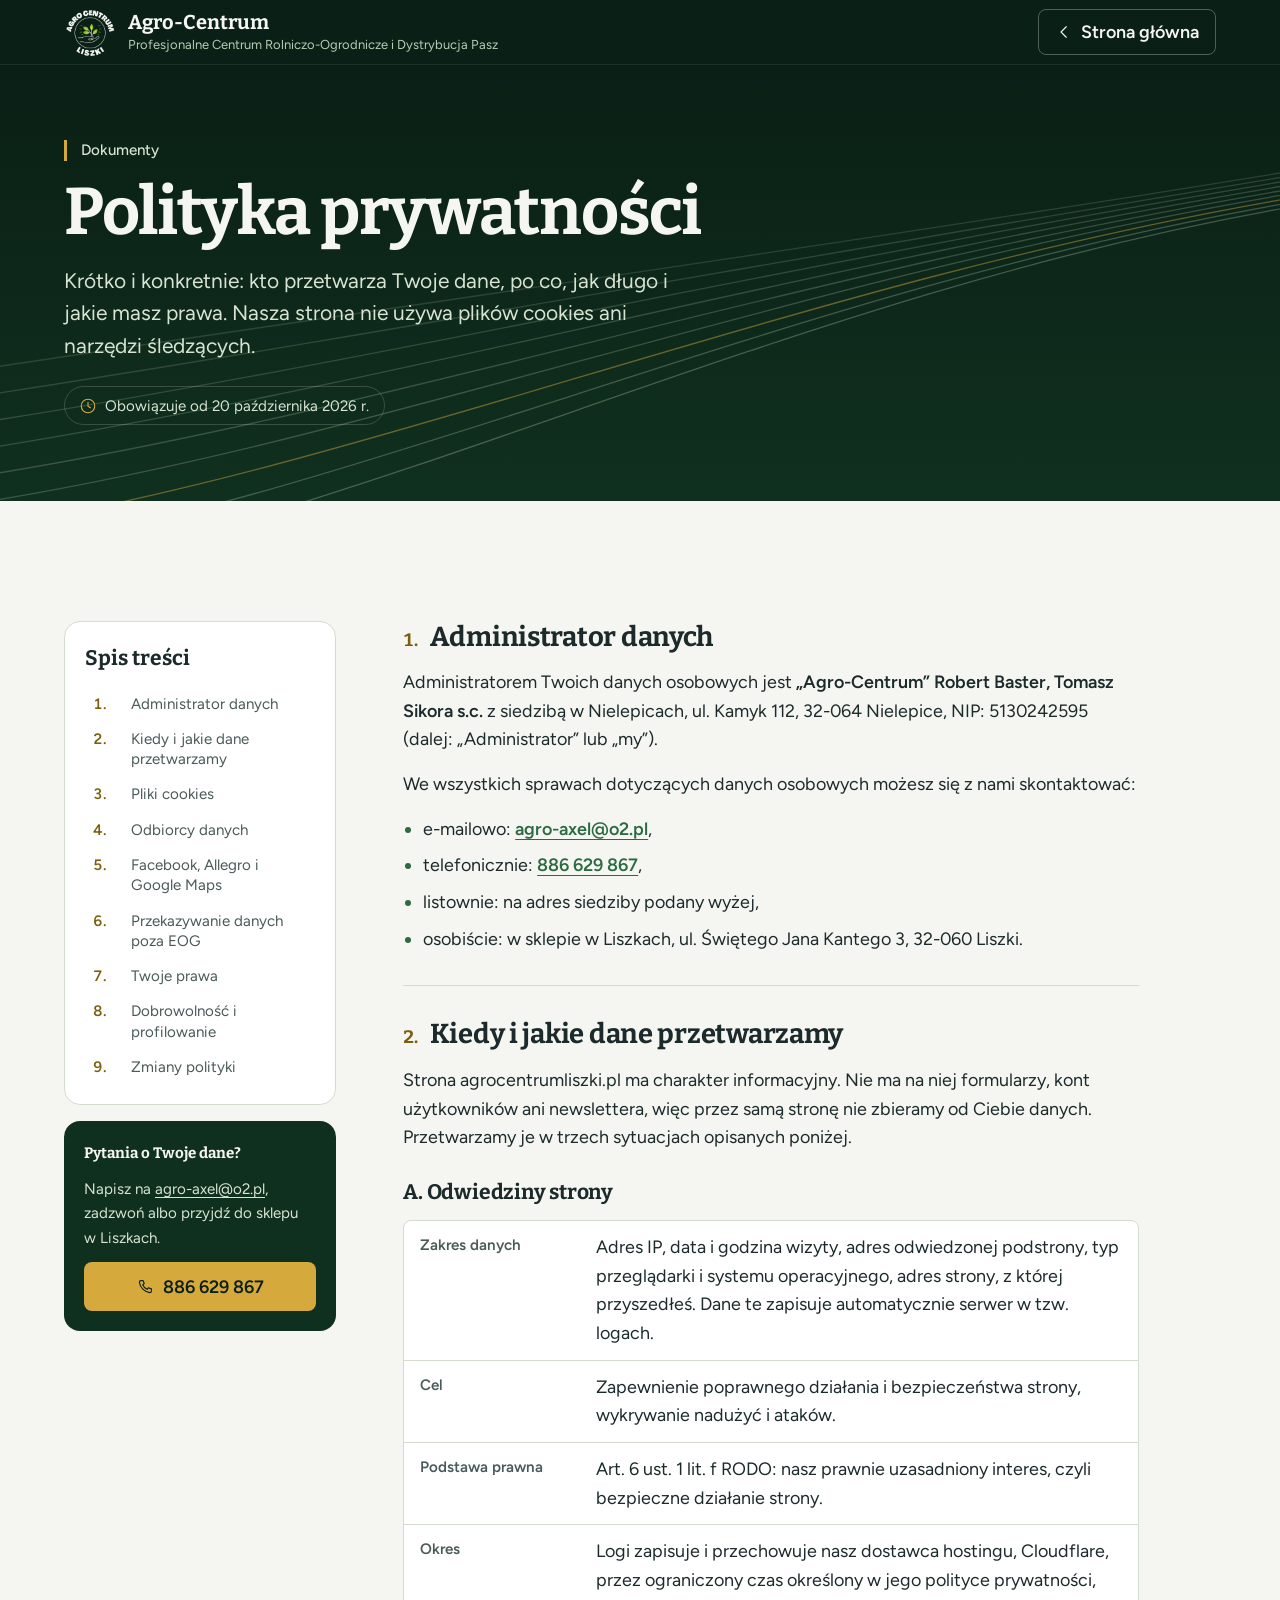
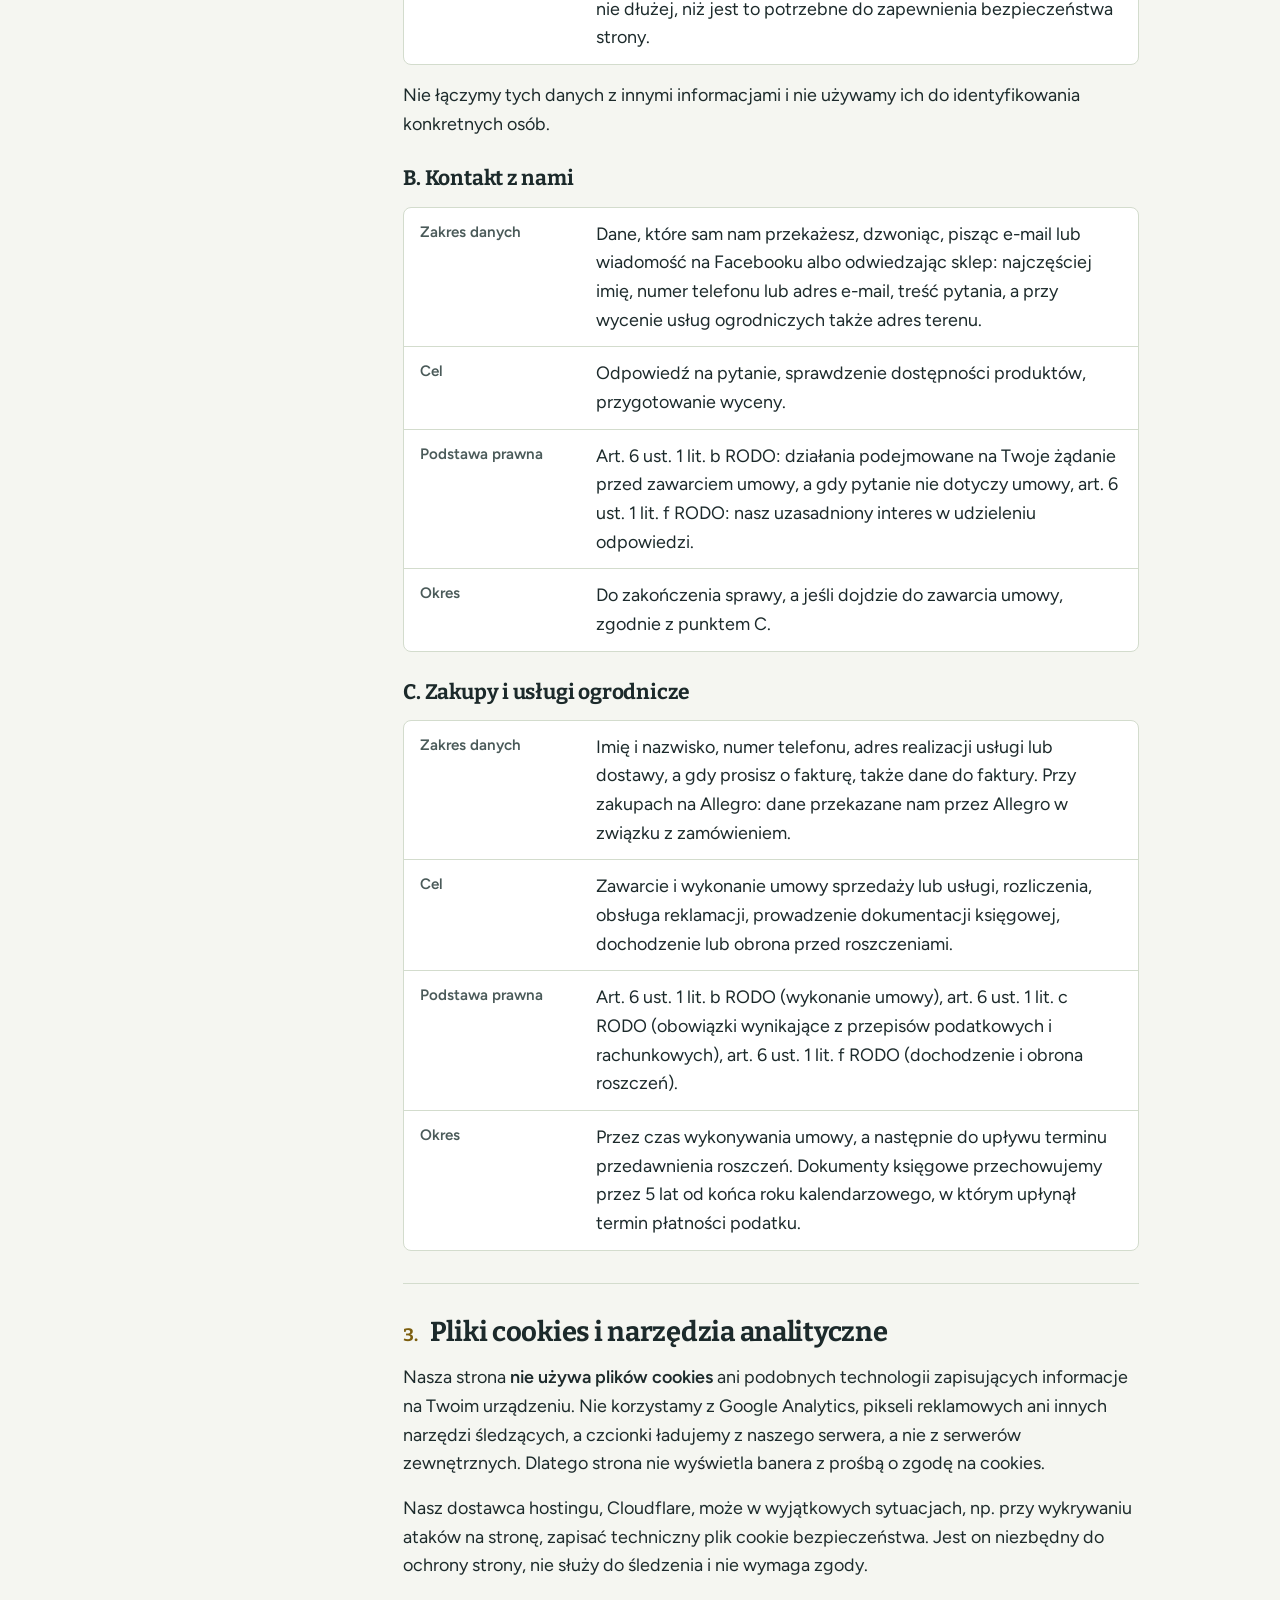
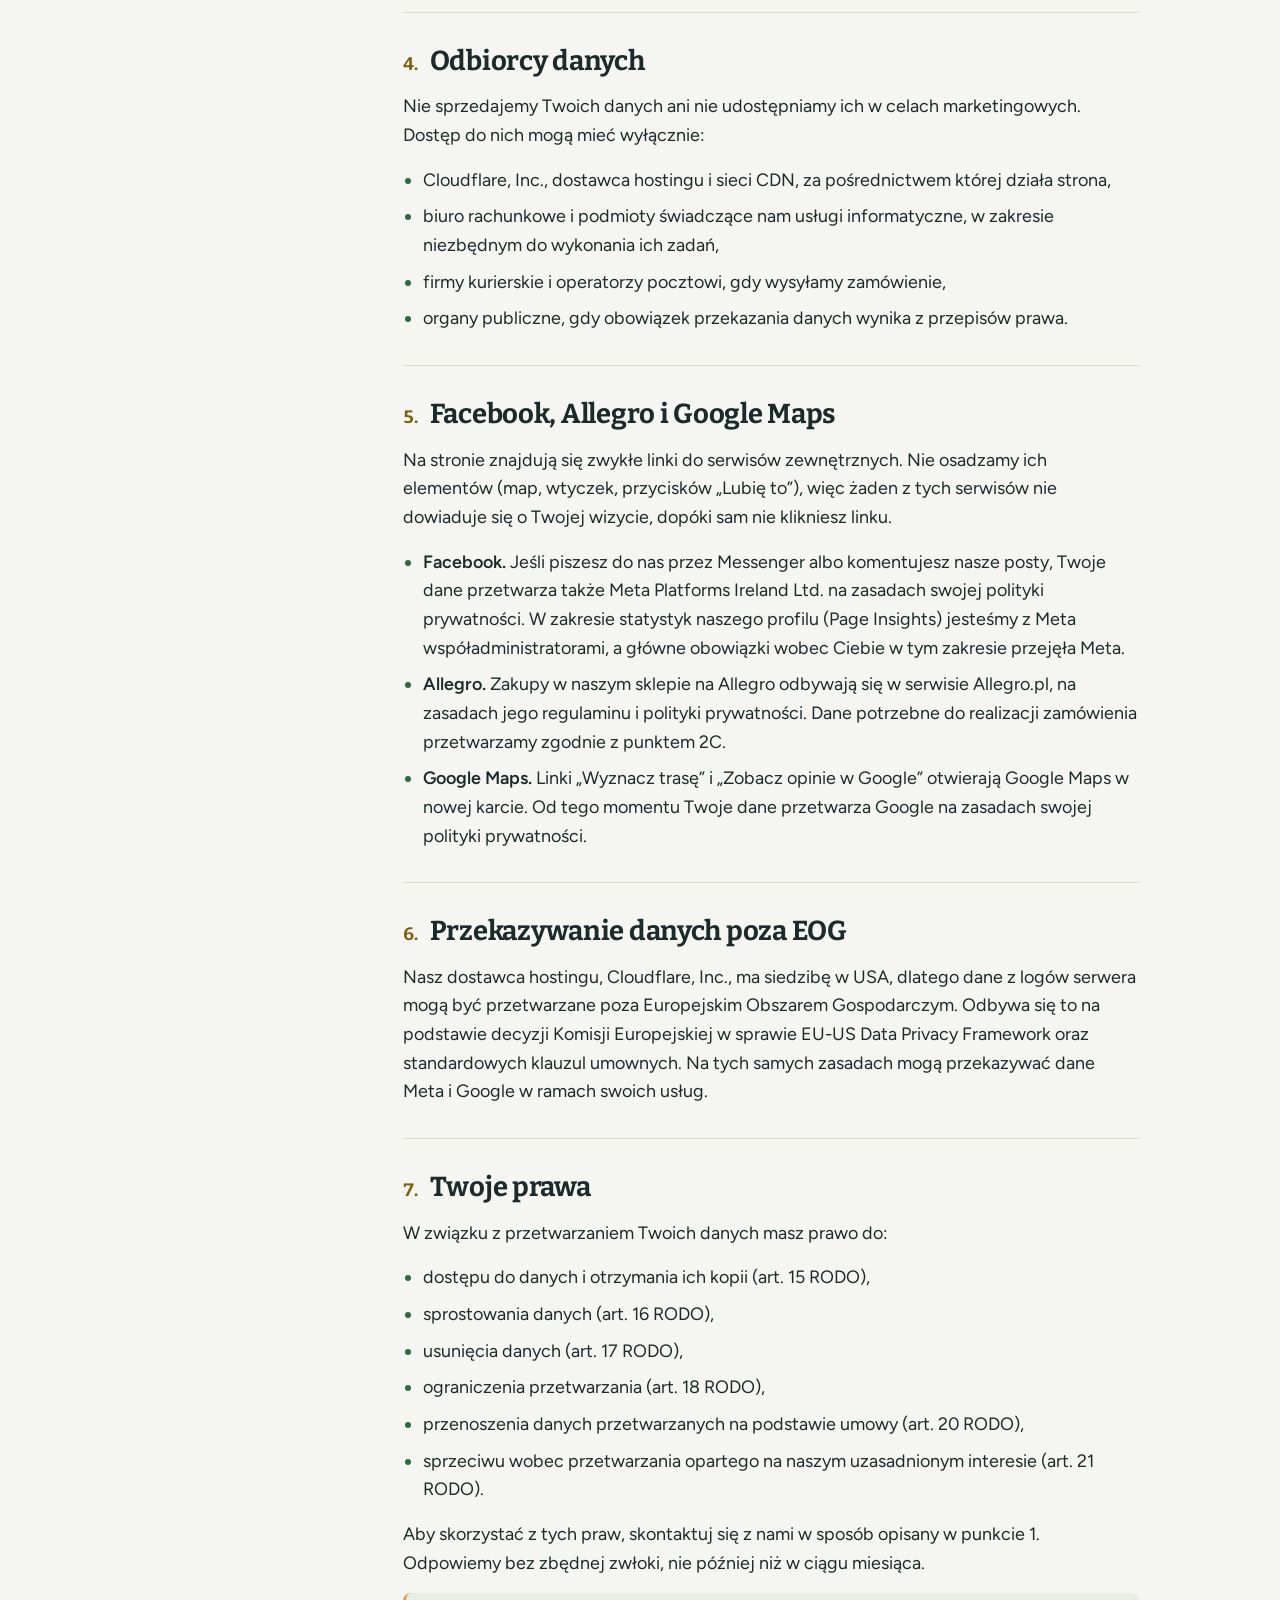
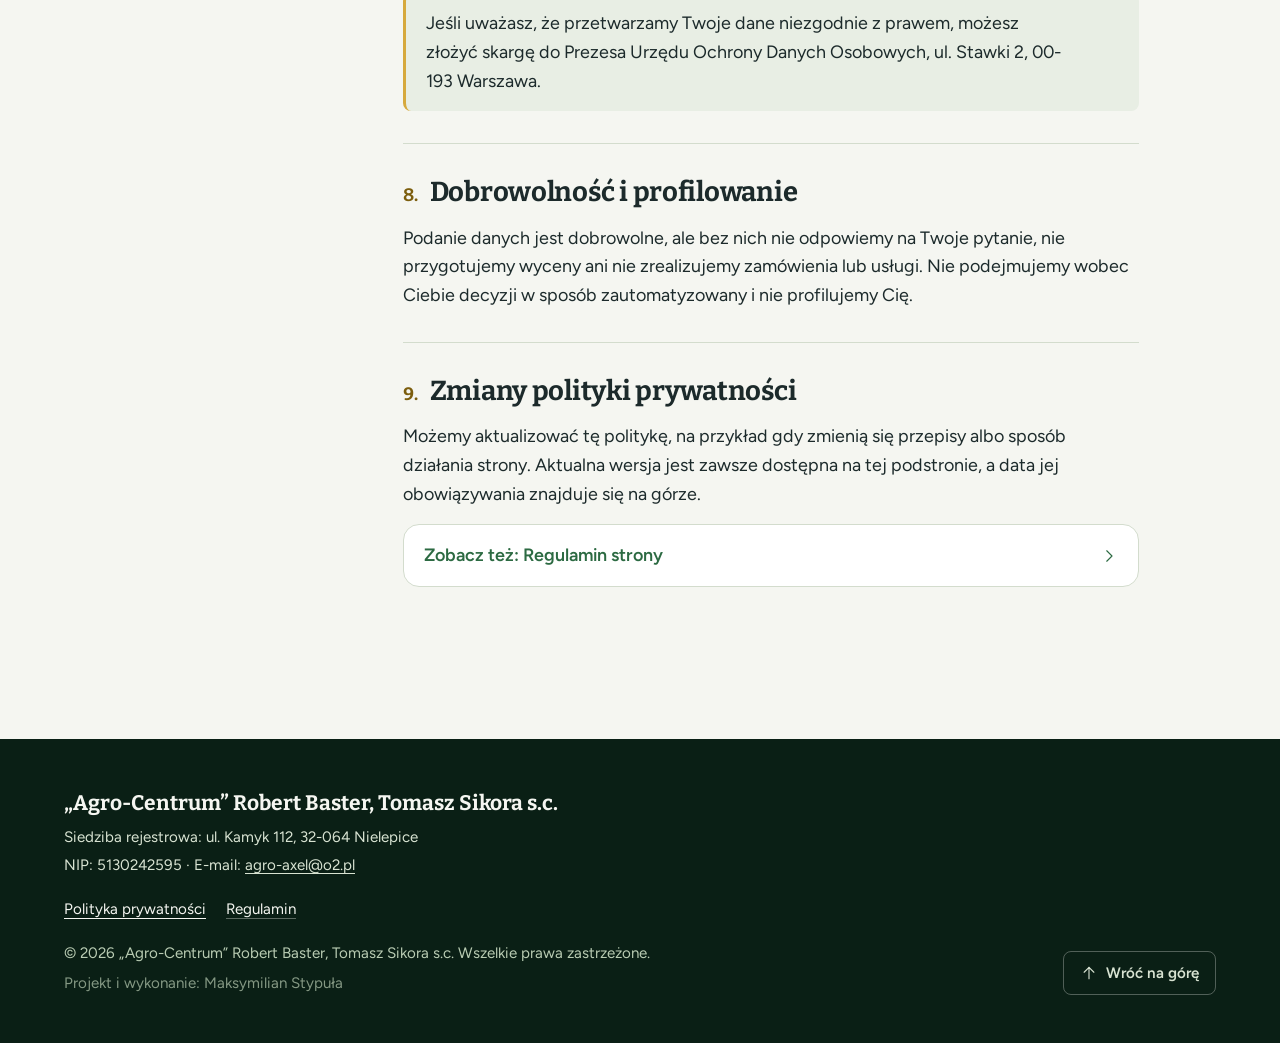
<file: polityka-prywatnosci.html>
<!DOCTYPE html>
<html lang="pl">
<head>
  <meta charset="utf-8">
  <meta name="viewport" content="width=device-width, initial-scale=1">
  <title>Polityka prywatności | Agro-Centrum Liszki</title>
  <meta name="description" content="Polityka prywatności Agro-Centrum Liszki: kto przetwarza Twoje dane, w jakim celu, jak długo i jakie masz prawa. Strona nie używa plików cookies.">
  <link rel="canonical" href="https://agrocentrumliszki.pl/polityka-prywatnosci.html">
  <meta name="theme-color" content="#0a1f15">

  <link rel="icon" type="image/png" sizes="32x32" href="img/favicon-32.png">
  <link rel="apple-touch-icon" href="img/apple-touch-icon.png">

  <link rel="preload" href="fonts/figtree-latin.woff2" as="font" type="font/woff2" crossorigin>
  <link rel="preload" href="fonts/bitter-latin.woff2" as="font" type="font/woff2" crossorigin>
  <link rel="stylesheet" href="styles.css">
</head>

<body>
  <svg width="0" height="0" style="position:absolute" aria-hidden="true" focusable="false">
    <defs>
      <symbol id="i-prev" viewBox="0 0 24 24"><path d="M15 5l-7 7 7 7"/></symbol>
      <symbol id="i-next" viewBox="0 0 24 24"><path d="M9 5l7 7-7 7"/></symbol>
      <symbol id="i-phone" viewBox="0 0 24 24"><path d="M6.5 3.5h3l1.5 4-2.1 1.5a11.2 11.2 0 0 0 6.1 6.1L16.5 13l4 1.5v3a2 2 0 0 1-2 2A16 16 0 0 1 4.5 5.5a2 2 0 0 1 2-2z"/></symbol>
      <symbol id="i-clock" viewBox="0 0 24 24"><circle cx="12" cy="12" r="9"/><path d="M12 7v5.25l3.25 2"/></symbol>
      <symbol id="i-up" viewBox="0 0 24 24"><path d="M12 19.5v-15"/><path d="M5.5 11L12 4.5l6.5 6.5"/></symbol>
    </defs>
  </svg>

  <a class="skip-link" href="#tresc">Przejdź do treści</a>

  <header class="site-header" id="start">
    <div class="container site-header__bar">
      <a class="brand" href="/" aria-label="Agro-Centrum – strona główna">
        <span class="brand__mark" aria-hidden="true">
          <img src="img/logo-jasne-160.png" width="160" height="160" alt="">
        </span>
        <span class="brand__text">
          <span class="brand__name">Agro-Centrum</span>
          <span class="brand__tagline">Profesjonalne Centrum Rolniczo-Ogrodnicze i Dystrybucja Pasz</span>
        </span>
      </a>
      <a class="page-back" href="/">
        <svg class="icon icon--sm" aria-hidden="true"><use href="#i-prev"/></svg><span>Strona główna</span>
      </a>
    </div>
  </header>

  <main id="tresc">
    <section class="page-head" aria-labelledby="dokument-tytul">
      <svg class="furrows" viewBox="0 0 1440 800" preserveAspectRatio="xMidYMid slice" aria-hidden="true" focusable="false">
        <path class="furrows__line" style="--i:4" pathLength="1" d="M-40 500 C 420 430, 900 365, 1480 270"/>
        <path class="furrows__line" style="--i:5" pathLength="1" d="M-40 530 C 420 460, 900 370, 1480 275"/>
        <path class="furrows__line" style="--i:6" pathLength="1" d="M-40 560 C 420 490, 900 375, 1480 280"/>
        <path class="furrows__line" style="--i:7" pathLength="1" d="M-40 590 C 420 520, 900 380, 1480 285"/>
        <path class="furrows__line" style="--i:8" pathLength="1" d="M-40 620 C 420 550, 900 385, 1480 290"/>
        <path class="furrows__line" style="--i:9" pathLength="1" d="M-40 650 C 420 580, 900 390, 1480 295"/>
        <path class="furrows__line furrows__line--accent" style="--i:10" pathLength="1" d="M-40 680 C 420 610, 900 395, 1480 300"/>
        <path class="furrows__line" style="--i:11" pathLength="1" d="M-40 710 C 420 640, 900 400, 1480 305"/>
        <path class="furrows__line" style="--i:12" pathLength="1" d="M-40 740 C 420 670, 900 405, 1480 310"/>
      </svg>
      <div class="container">
        <p class="page-head__eyebrow hero-in" style="--d:80ms">Dokumenty</p>
        <h1 class="page-head__title hero-in" style="--d:180ms" id="dokument-tytul">Polityka prywatności</h1>
        <p class="page-head__lead hero-in" style="--d:280ms">Krótko i konkretnie: kto przetwarza Twoje dane, po co, jak długo i jakie masz prawa. Nasza strona nie używa plików cookies ani narzędzi śledzących.</p>
        <p class="page-head__meta hero-in" style="--d:380ms"><svg class="icon icon--sm" aria-hidden="true"><use href="#i-clock"/></svg>Obowiązuje od 20 października 2026 r.</p>
      </div>
    </section>

    <div class="container legal">
      <aside class="legal__aside">
        <nav class="legal__toc" aria-labelledby="spis-tytul">
          <p class="legal__toc-title" id="spis-tytul">Spis treści</p>
          <ol>
            <li><a href="#administrator"><span class="legal__toc-num">1.</span>Administrator danych</a></li>
            <li><a href="#dane"><span class="legal__toc-num">2.</span>Kiedy i jakie dane przetwarzamy</a></li>
            <li><a href="#cookies"><span class="legal__toc-num">3.</span>Pliki cookies</a></li>
            <li><a href="#odbiorcy"><span class="legal__toc-num">4.</span>Odbiorcy danych</a></li>
            <li><a href="#serwisy"><span class="legal__toc-num">5.</span>Facebook, Allegro i Google Maps</a></li>
            <li><a href="#eog"><span class="legal__toc-num">6.</span>Przekazywanie danych poza EOG</a></li>
            <li><a href="#prawa"><span class="legal__toc-num">7.</span>Twoje prawa</a></li>
            <li><a href="#dobrowolnosc"><span class="legal__toc-num">8.</span>Dobrowolność i profilowanie</a></li>
            <li><a href="#zmiany"><span class="legal__toc-num">9.</span>Zmiany polityki</a></li>
          </ol>
        </nav>
        <div class="legal__help">
          <p class="legal__help-title">Pytania o Twoje dane?</p>
          <p>Napisz na <a href="mailto:agro-axel@o2.pl">agro-axel@o2.pl</a>, zadzwoń albo przyjdź do sklepu w Liszkach.</p>
          <a class="btn btn--wheat" href="tel:+48886629867">
            <svg class="icon icon--sm" aria-hidden="true"><use href="#i-phone"/></svg>886 629 867
          </a>
        </div>
      </aside>

      <article class="legal__body">
        <section class="legal__section" id="administrator" aria-labelledby="administrator-tytul">
          <h2 id="administrator-tytul"><span class="legal__num">1.</span>Administrator danych</h2>
          <p>Administratorem Twoich danych osobowych jest <strong>„Agro-Centrum” Robert Baster, Tomasz Sikora s.c.</strong> z siedzibą w Nielepicach, ul. Kamyk 112, 32-064 Nielepice, NIP: 5130242595 (dalej: „Administrator” lub „my”).</p>
          <p>We wszystkich sprawach dotyczących danych osobowych możesz się z nami skontaktować:</p>
          <ul>
            <li>e-mailowo: <a href="mailto:agro-axel@o2.pl">agro-axel@o2.pl</a>,</li>
            <li>telefonicznie: <a href="tel:+48886629867">886 629 867</a>,</li>
            <li>listownie: na adres siedziby podany wyżej,</li>
            <li>osobiście: w sklepie w Liszkach, ul. Świętego Jana Kantego 3, 32-060 Liszki.</li>
          </ul>
        </section>

        <section class="legal__section" id="dane" aria-labelledby="dane-tytul">
          <h2 id="dane-tytul"><span class="legal__num">2.</span>Kiedy i jakie dane przetwarzamy</h2>
          <p>Strona agrocentrumliszki.pl ma charakter informacyjny. Nie ma na niej formularzy, kont użytkowników ani newslettera, więc przez samą stronę nie zbieramy od Ciebie danych. Przetwarzamy je w trzech sytuacjach opisanych poniżej.</p>

          <h3>A. Odwiedziny strony</h3>
          <dl class="legal__facts">
            <div><dt>Zakres danych</dt><dd>Adres IP, data i godzina wizyty, adres odwiedzonej podstrony, typ przeglądarki i systemu operacyjnego, adres strony, z której przyszedłeś. Dane te zapisuje automatycznie serwer w tzw. logach.</dd></div>
            <div><dt>Cel</dt><dd>Zapewnienie poprawnego działania i bezpieczeństwa strony, wykrywanie nadużyć i ataków.</dd></div>
            <div><dt>Podstawa prawna</dt><dd>Art. 6 ust. 1 lit. f RODO: nasz prawnie uzasadniony interes, czyli bezpieczne działanie strony.</dd></div>
            <div><dt>Okres</dt><dd>Logi zapisuje i przechowuje nasz dostawca hostingu, Cloudflare, przez ograniczony czas określony w jego polityce prywatności, nie dłużej, niż jest to potrzebne do zapewnienia bezpieczeństwa strony.</dd></div>
          </dl>
          <p>Nie łączymy tych danych z innymi informacjami i nie używamy ich do identyfikowania konkretnych osób.</p>

          <h3>B. Kontakt z nami</h3>
          <dl class="legal__facts">
            <div><dt>Zakres danych</dt><dd>Dane, które sam nam przekażesz, dzwoniąc, pisząc e-mail lub wiadomość na Facebooku albo odwiedzając sklep: najczęściej imię, numer telefonu lub adres e-mail, treść pytania, a przy wycenie usług ogrodniczych także adres terenu.</dd></div>
            <div><dt>Cel</dt><dd>Odpowiedź na pytanie, sprawdzenie dostępności produktów, przygotowanie wyceny.</dd></div>
            <div><dt>Podstawa prawna</dt><dd>Art. 6 ust. 1 lit. b RODO: działania podejmowane na Twoje żądanie przed zawarciem umowy, a gdy pytanie nie dotyczy umowy, art. 6 ust. 1 lit. f RODO: nasz uzasadniony interes w udzieleniu odpowiedzi.</dd></div>
            <div><dt>Okres</dt><dd>Do zakończenia sprawy, a jeśli dojdzie do zawarcia umowy, zgodnie z punktem C.</dd></div>
          </dl>

          <h3>C. Zakupy i usługi ogrodnicze</h3>
          <dl class="legal__facts">
            <div><dt>Zakres danych</dt><dd>Imię i nazwisko, numer telefonu, adres realizacji usługi lub dostawy, a gdy prosisz o fakturę, także dane do faktury. Przy zakupach na Allegro: dane przekazane nam przez Allegro w związku z zamówieniem.</dd></div>
            <div><dt>Cel</dt><dd>Zawarcie i wykonanie umowy sprzedaży lub usługi, rozliczenia, obsługa reklamacji, prowadzenie dokumentacji księgowej, dochodzenie lub obrona przed roszczeniami.</dd></div>
            <div><dt>Podstawa prawna</dt><dd>Art. 6 ust. 1 lit. b RODO (wykonanie umowy), art. 6 ust. 1 lit. c RODO (obowiązki wynikające z przepisów podatkowych i rachunkowych), art. 6 ust. 1 lit. f RODO (dochodzenie i obrona roszczeń).</dd></div>
            <div><dt>Okres</dt><dd>Przez czas wykonywania umowy, a następnie do upływu terminu przedawnienia roszczeń. Dokumenty księgowe przechowujemy przez 5 lat od końca roku kalendarzowego, w którym upłynął termin płatności podatku.</dd></div>
          </dl>
        </section>

        <section class="legal__section" id="cookies" aria-labelledby="cookies-tytul">
          <h2 id="cookies-tytul"><span class="legal__num">3.</span>Pliki cookies i narzędzia analityczne</h2>
          <p>Nasza strona <strong>nie używa plików cookies</strong> ani podobnych technologii zapisujących informacje na Twoim urządzeniu. Nie korzystamy z Google Analytics, pikseli reklamowych ani innych narzędzi śledzących, a czcionki ładujemy z naszego serwera, a nie z serwerów zewnętrznych. Dlatego strona nie wyświetla banera z prośbą o zgodę na cookies.</p>
          <p>Nasz dostawca hostingu, Cloudflare, może w wyjątkowych sytuacjach, np. przy wykrywaniu ataków na stronę, zapisać techniczny plik cookie bezpieczeństwa. Jest on niezbędny do ochrony strony, nie służy do śledzenia i nie wymaga zgody.</p>
        </section>

        <section class="legal__section" id="odbiorcy" aria-labelledby="odbiorcy-tytul">
          <h2 id="odbiorcy-tytul"><span class="legal__num">4.</span>Odbiorcy danych</h2>
          <p>Nie sprzedajemy Twoich danych ani nie udostępniamy ich w celach marketingowych. Dostęp do nich mogą mieć wyłącznie:</p>
          <ul>
            <li>Cloudflare, Inc., dostawca hostingu i sieci CDN, za pośrednictwem której działa strona,</li>
            <li>biuro rachunkowe i podmioty świadczące nam usługi informatyczne, w zakresie niezbędnym do wykonania ich zadań,</li>
            <li>firmy kurierskie i operatorzy pocztowi, gdy wysyłamy zamówienie,</li>
            <li>organy publiczne, gdy obowiązek przekazania danych wynika z przepisów prawa.</li>
          </ul>
        </section>

        <section class="legal__section" id="serwisy" aria-labelledby="serwisy-tytul">
          <h2 id="serwisy-tytul"><span class="legal__num">5.</span>Facebook, Allegro i Google Maps</h2>
          <p>Na stronie znajdują się zwykłe linki do serwisów zewnętrznych. Nie osadzamy ich elementów (map, wtyczek, przycisków „Lubię to”), więc żaden z tych serwisów nie dowiaduje się o Twojej wizycie, dopóki sam nie klikniesz linku.</p>
          <ul>
            <li><strong>Facebook.</strong> Jeśli piszesz do nas przez Messenger albo komentujesz nasze posty, Twoje dane przetwarza także Meta Platforms Ireland Ltd. na zasadach swojej polityki prywatności. W zakresie statystyk naszego profilu (Page Insights) jesteśmy z Meta współadministratorami, a główne obowiązki wobec Ciebie w tym zakresie przejęła Meta.</li>
            <li><strong>Allegro.</strong> Zakupy w naszym sklepie na Allegro odbywają się w serwisie Allegro.pl, na zasadach jego regulaminu i polityki prywatności. Dane potrzebne do realizacji zamówienia przetwarzamy zgodnie z punktem 2C.</li>
            <li><strong>Google Maps.</strong> Linki „Wyznacz trasę” i „Zobacz opinie w Google” otwierają Google Maps w nowej karcie. Od tego momentu Twoje dane przetwarza Google na zasadach swojej polityki prywatności.</li>
          </ul>
        </section>

        <section class="legal__section" id="eog" aria-labelledby="eog-tytul">
          <h2 id="eog-tytul"><span class="legal__num">6.</span>Przekazywanie danych poza EOG</h2>
          <p>Nasz dostawca hostingu, Cloudflare, Inc., ma siedzibę w USA, dlatego dane z logów serwera mogą być przetwarzane poza Europejskim Obszarem Gospodarczym. Odbywa się to na podstawie decyzji Komisji Europejskiej w sprawie EU-US Data Privacy Framework oraz standardowych klauzul umownych. Na tych samych zasadach mogą przekazywać dane Meta i Google w ramach swoich usług.</p>
        </section>

        <section class="legal__section" id="prawa" aria-labelledby="prawa-tytul">
          <h2 id="prawa-tytul"><span class="legal__num">7.</span>Twoje prawa</h2>
          <p>W związku z przetwarzaniem Twoich danych masz prawo do:</p>
          <ul>
            <li>dostępu do danych i otrzymania ich kopii (art. 15 RODO),</li>
            <li>sprostowania danych (art. 16 RODO),</li>
            <li>usunięcia danych (art. 17 RODO),</li>
            <li>ograniczenia przetwarzania (art. 18 RODO),</li>
            <li>przenoszenia danych przetwarzanych na podstawie umowy (art. 20 RODO),</li>
            <li>sprzeciwu wobec przetwarzania opartego na naszym uzasadnionym interesie (art. 21 RODO).</li>
          </ul>
          <p>Aby skorzystać z tych praw, skontaktuj się z nami w sposób opisany w punkcie 1. Odpowiemy bez zbędnej zwłoki, nie później niż w ciągu miesiąca.</p>
          <p class="legal__note">Jeśli uważasz, że przetwarzamy Twoje dane niezgodnie z prawem, możesz złożyć skargę do Prezesa Urzędu Ochrony Danych Osobowych, ul. Stawki 2, 00-193 Warszawa.</p>
        </section>

        <section class="legal__section" id="dobrowolnosc" aria-labelledby="dobrowolnosc-tytul">
          <h2 id="dobrowolnosc-tytul"><span class="legal__num">8.</span>Dobrowolność i profilowanie</h2>
          <p>Podanie danych jest dobrowolne, ale bez nich nie odpowiemy na Twoje pytanie, nie przygotujemy wyceny ani nie zrealizujemy zamówienia lub usługi. Nie podejmujemy wobec Ciebie decyzji w sposób zautomatyzowany i nie profilujemy Cię.</p>
        </section>

        <section class="legal__section" id="zmiany" aria-labelledby="zmiany-tytul">
          <h2 id="zmiany-tytul"><span class="legal__num">9.</span>Zmiany polityki prywatności</h2>
          <p>Możemy aktualizować tę politykę, na przykład gdy zmienią się przepisy albo sposób działania strony. Aktualna wersja jest zawsze dostępna na tej podstronie, a data jej obowiązywania znajduje się na górze.</p>
          <a class="legal__related" href="regulamin.html">
            Zobacz też: Regulamin strony
            <svg class="icon icon--sm" aria-hidden="true"><use href="#i-next"/></svg>
          </a>
        </section>
      </article>
    </div>
  </main>

  <footer class="site-footer">
    <div class="container site-footer__inner">
      <div>
        <p class="site-footer__name">„Agro-Centrum” Robert Baster, Tomasz Sikora s.c.</p>
        <p class="site-footer__address">Siedziba rejestrowa: ul. Kamyk 112, 32-064 Nielepice</p>
        <p class="site-footer__address">NIP: 5130242595 · E-mail: <a href="mailto:agro-axel@o2.pl">agro-axel@o2.pl</a></p>
        <nav class="site-footer__legal" aria-label="Dokumenty">
          <a href="polityka-prywatnosci.html" aria-current="page">Polityka prywatności</a>
          <a href="regulamin.html">Regulamin</a>
        </nav>
        <p class="site-footer__copy">&copy; 2026 „Agro-Centrum” Robert Baster, Tomasz Sikora s.c. Wszelkie prawa zastrzeżone.</p>
        <p class="site-footer__credit">Projekt i wykonanie: Maksymilian Stypuła</p>
      </div>
      <a class="to-top" href="#start">
        <svg class="icon icon--sm" aria-hidden="true"><use href="#i-up"/></svg>Wróć na górę
      </a>
    </div>
  </footer>
</body>
</html>
</file>
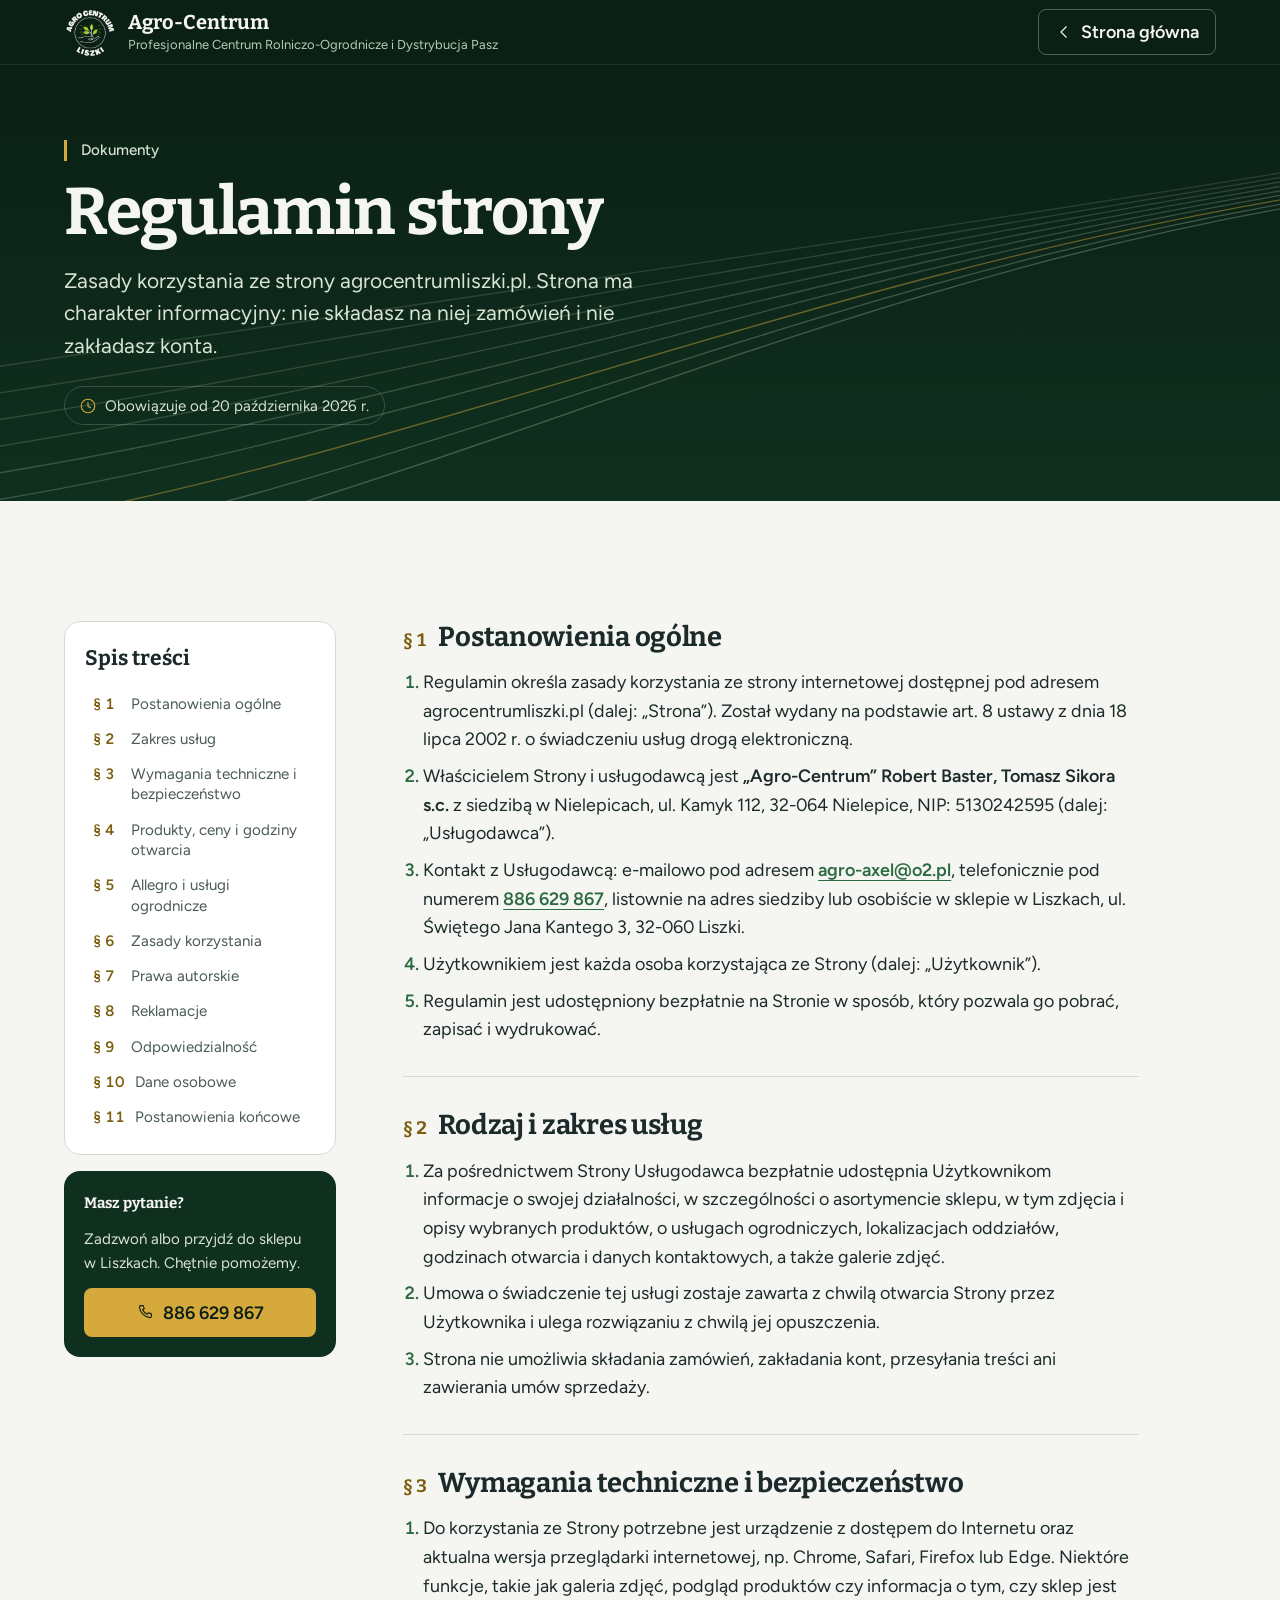
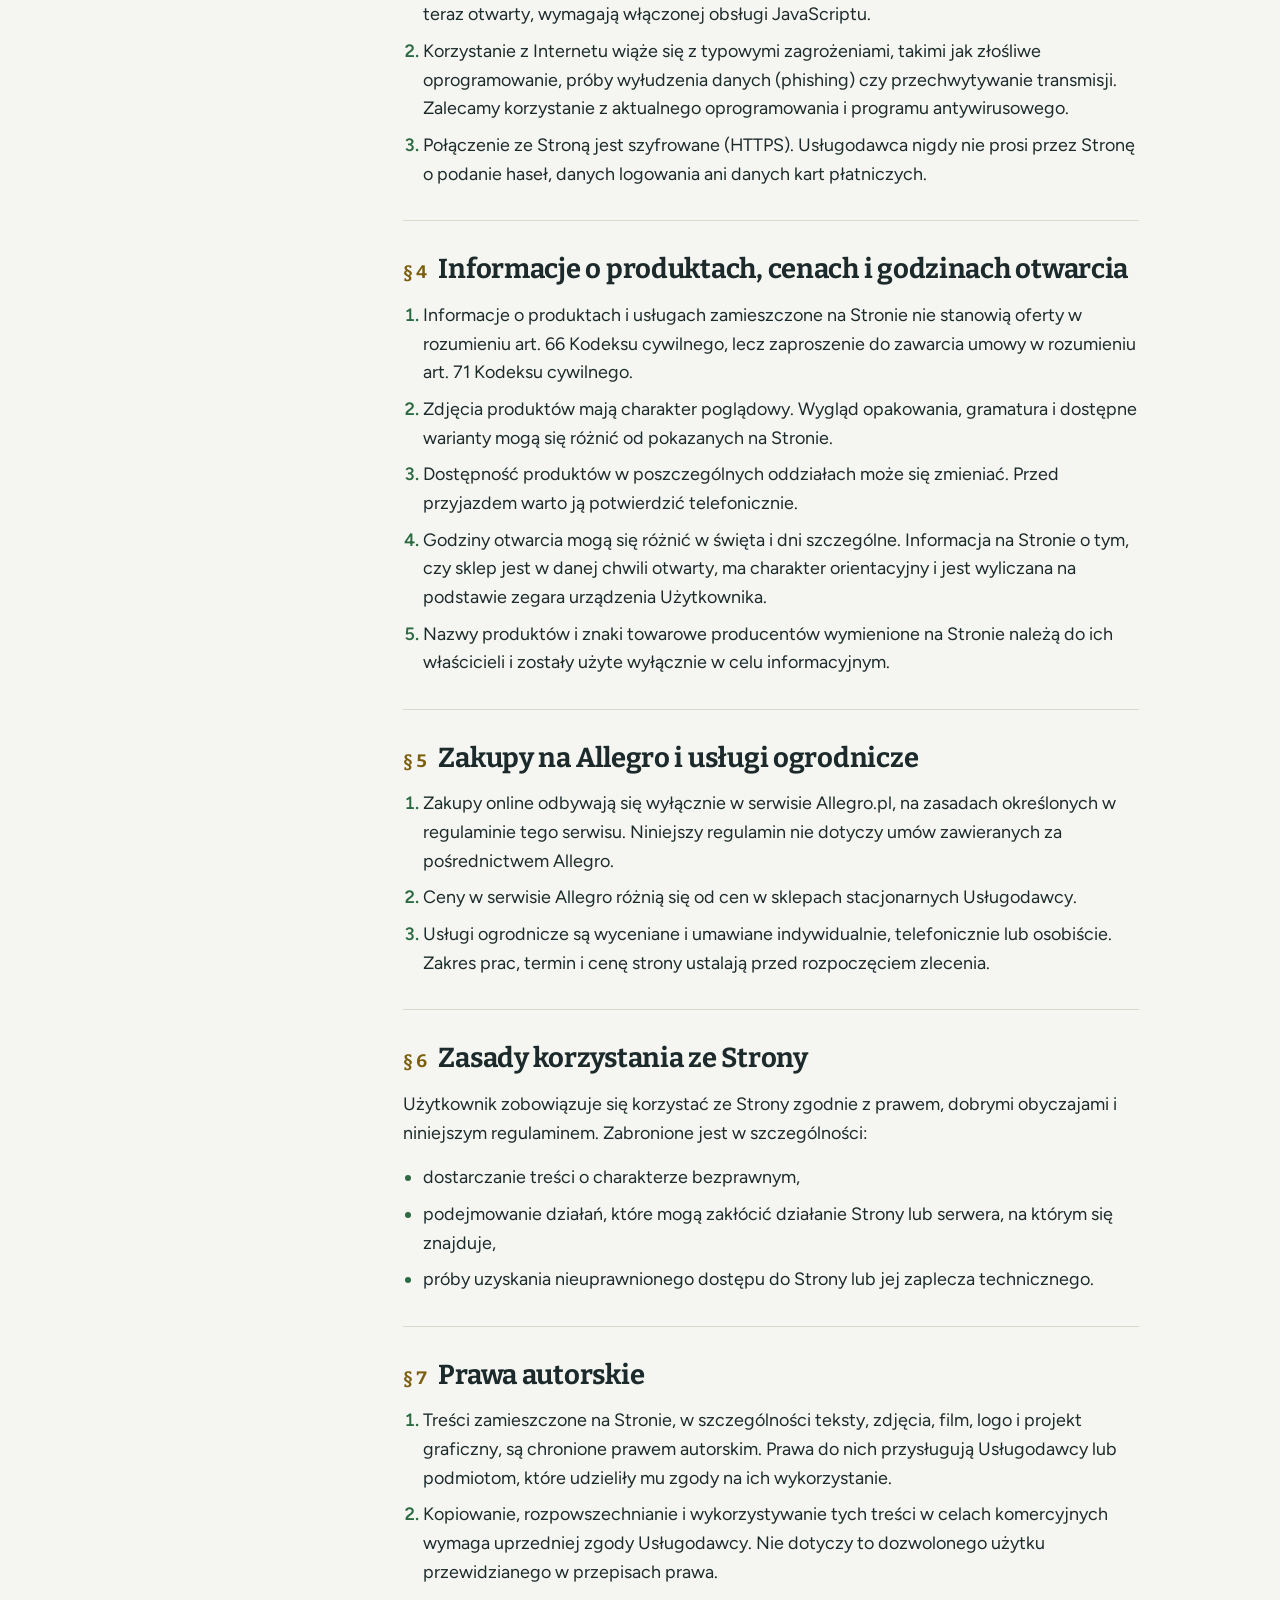
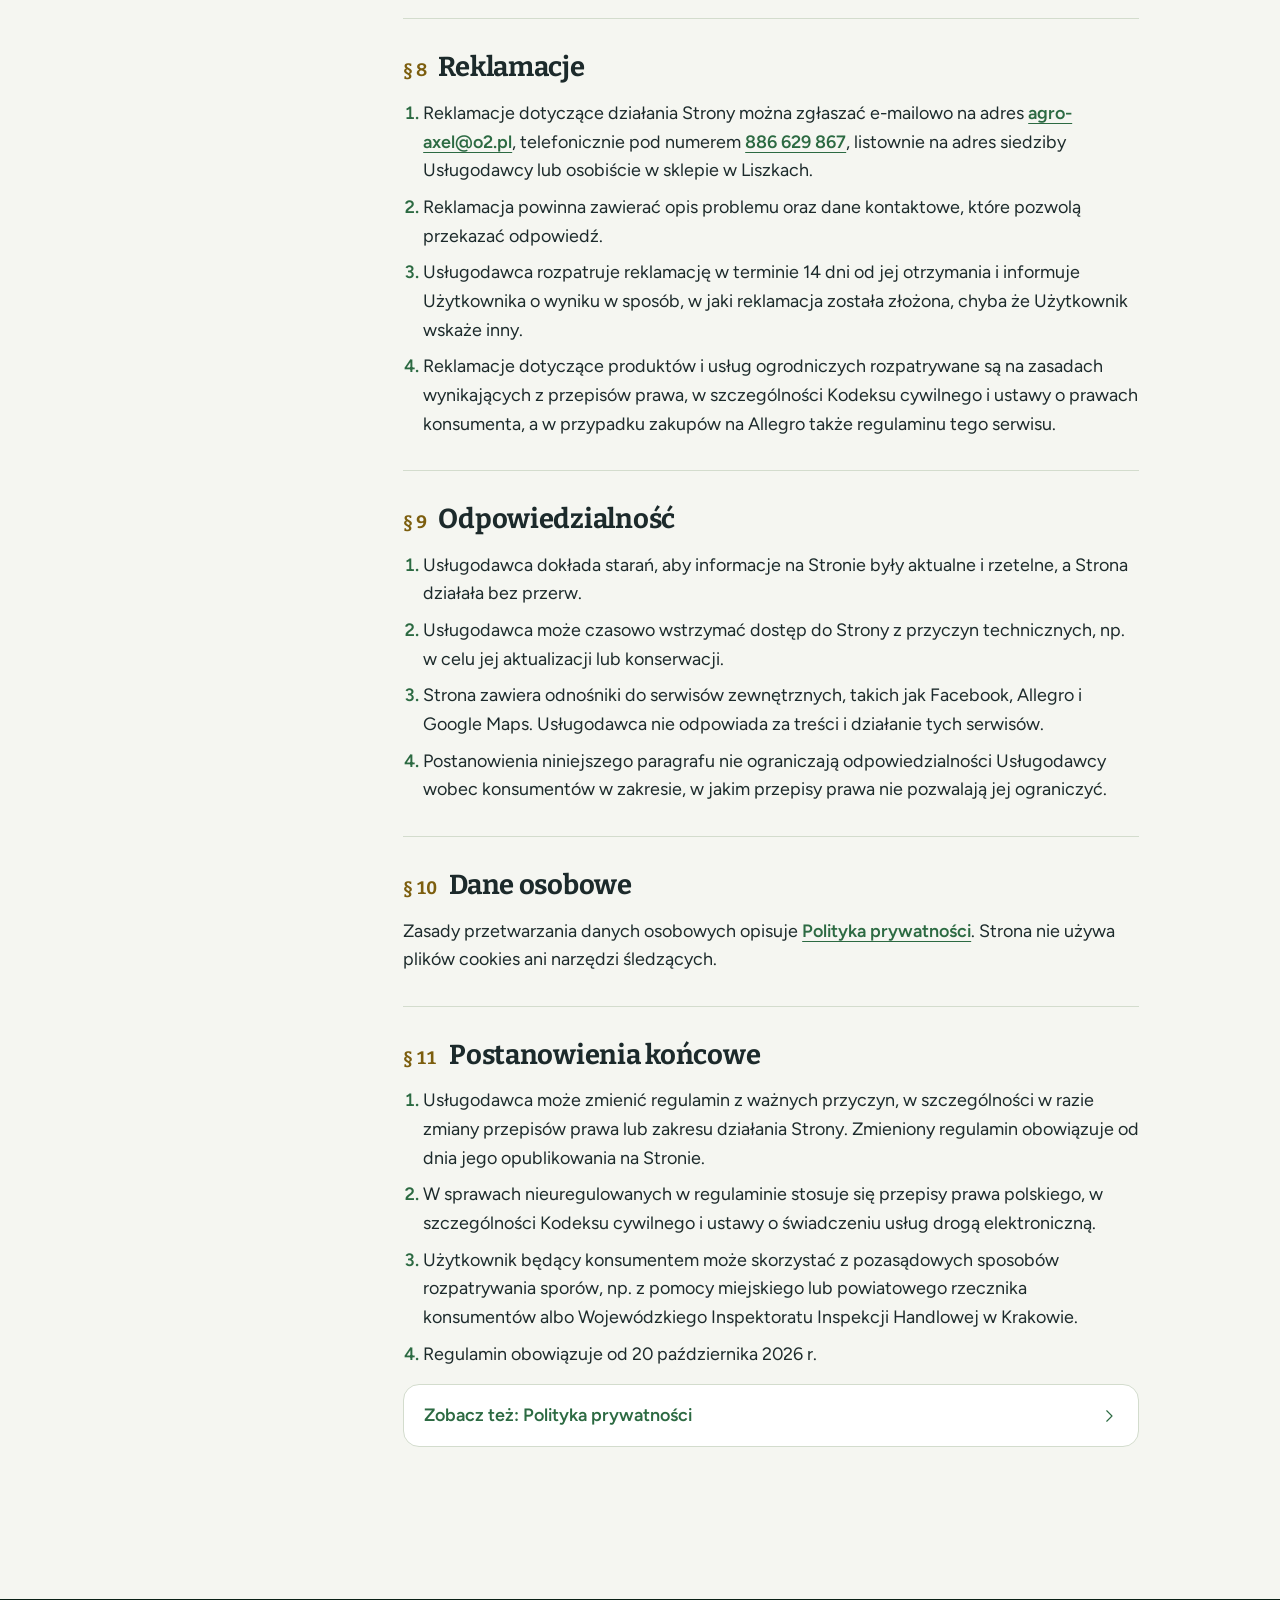
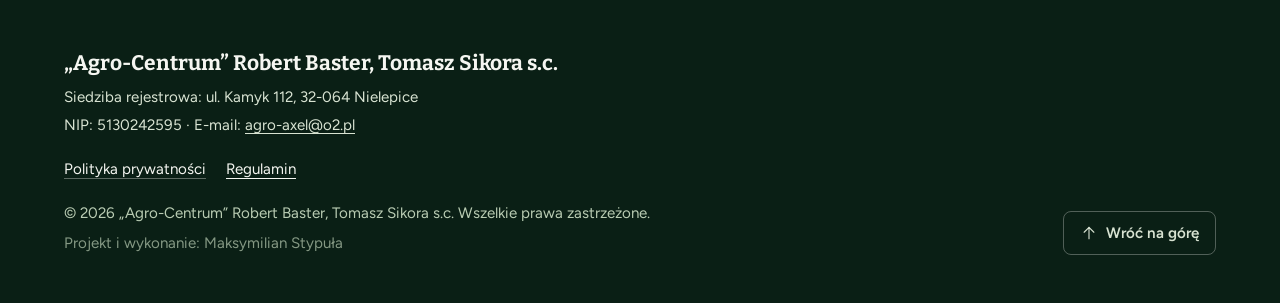
<file: regulamin.html>
<!DOCTYPE html>
<html lang="pl">
<head>
  <meta charset="utf-8">
  <meta name="viewport" content="width=device-width, initial-scale=1">
  <title>Regulamin strony | Agro-Centrum Liszki</title>
  <meta name="description" content="Regulamin korzystania ze strony agrocentrumliszki.pl: zakres usług, wymagania techniczne, informacje o produktach i cenach, prawa autorskie i reklamacje.">
  <link rel="canonical" href="https://agrocentrumliszki.pl/regulamin.html">
  <meta name="theme-color" content="#0a1f15">

  <link rel="icon" type="image/png" sizes="32x32" href="img/favicon-32.png">
  <link rel="apple-touch-icon" href="img/apple-touch-icon.png">

  <link rel="preload" href="fonts/figtree-latin.woff2" as="font" type="font/woff2" crossorigin>
  <link rel="preload" href="fonts/bitter-latin.woff2" as="font" type="font/woff2" crossorigin>
  <link rel="stylesheet" href="styles.css">
</head>

<body>
  <svg width="0" height="0" style="position:absolute" aria-hidden="true" focusable="false">
    <defs>
      <symbol id="i-prev" viewBox="0 0 24 24"><path d="M15 5l-7 7 7 7"/></symbol>
      <symbol id="i-next" viewBox="0 0 24 24"><path d="M9 5l7 7-7 7"/></symbol>
      <symbol id="i-phone" viewBox="0 0 24 24"><path d="M6.5 3.5h3l1.5 4-2.1 1.5a11.2 11.2 0 0 0 6.1 6.1L16.5 13l4 1.5v3a2 2 0 0 1-2 2A16 16 0 0 1 4.5 5.5a2 2 0 0 1 2-2z"/></symbol>
      <symbol id="i-clock" viewBox="0 0 24 24"><circle cx="12" cy="12" r="9"/><path d="M12 7v5.25l3.25 2"/></symbol>
      <symbol id="i-up" viewBox="0 0 24 24"><path d="M12 19.5v-15"/><path d="M5.5 11L12 4.5l6.5 6.5"/></symbol>
    </defs>
  </svg>

  <a class="skip-link" href="#tresc">Przejdź do treści</a>

  <header class="site-header" id="start">
    <div class="container site-header__bar">
      <a class="brand" href="/" aria-label="Agro-Centrum – strona główna">
        <span class="brand__mark" aria-hidden="true">
          <img src="img/logo-jasne-160.png" width="160" height="160" alt="">
        </span>
        <span class="brand__text">
          <span class="brand__name">Agro-Centrum</span>
          <span class="brand__tagline">Profesjonalne Centrum Rolniczo-Ogrodnicze i Dystrybucja Pasz</span>
        </span>
      </a>
      <a class="page-back" href="/">
        <svg class="icon icon--sm" aria-hidden="true"><use href="#i-prev"/></svg><span>Strona główna</span>
      </a>
    </div>
  </header>

  <main id="tresc">
    <section class="page-head" aria-labelledby="dokument-tytul">
      <svg class="furrows" viewBox="0 0 1440 800" preserveAspectRatio="xMidYMid slice" aria-hidden="true" focusable="false">
        <path class="furrows__line" style="--i:4" pathLength="1" d="M-40 500 C 420 430, 900 365, 1480 270"/>
        <path class="furrows__line" style="--i:5" pathLength="1" d="M-40 530 C 420 460, 900 370, 1480 275"/>
        <path class="furrows__line" style="--i:6" pathLength="1" d="M-40 560 C 420 490, 900 375, 1480 280"/>
        <path class="furrows__line" style="--i:7" pathLength="1" d="M-40 590 C 420 520, 900 380, 1480 285"/>
        <path class="furrows__line" style="--i:8" pathLength="1" d="M-40 620 C 420 550, 900 385, 1480 290"/>
        <path class="furrows__line" style="--i:9" pathLength="1" d="M-40 650 C 420 580, 900 390, 1480 295"/>
        <path class="furrows__line furrows__line--accent" style="--i:10" pathLength="1" d="M-40 680 C 420 610, 900 395, 1480 300"/>
        <path class="furrows__line" style="--i:11" pathLength="1" d="M-40 710 C 420 640, 900 400, 1480 305"/>
        <path class="furrows__line" style="--i:12" pathLength="1" d="M-40 740 C 420 670, 900 405, 1480 310"/>
      </svg>
      <div class="container">
        <p class="page-head__eyebrow hero-in" style="--d:80ms">Dokumenty</p>
        <h1 class="page-head__title hero-in" style="--d:180ms" id="dokument-tytul">Regulamin strony</h1>
        <p class="page-head__lead hero-in" style="--d:280ms">Zasady korzystania ze strony agrocentrumliszki.pl. Strona ma charakter informacyjny: nie składasz na niej zamówień i nie zakładasz konta.</p>
        <p class="page-head__meta hero-in" style="--d:380ms"><svg class="icon icon--sm" aria-hidden="true"><use href="#i-clock"/></svg>Obowiązuje od 20 października 2026 r.</p>
      </div>
    </section>

    <div class="container legal">
      <aside class="legal__aside">
        <nav class="legal__toc" aria-labelledby="spis-tytul">
          <p class="legal__toc-title" id="spis-tytul">Spis treści</p>
          <ol>
            <li><a href="#postanowienia-ogolne"><span class="legal__toc-num">§ 1</span>Postanowienia ogólne</a></li>
            <li><a href="#uslugi"><span class="legal__toc-num">§ 2</span>Zakres usług</a></li>
            <li><a href="#wymagania"><span class="legal__toc-num">§ 3</span>Wymagania techniczne i bezpieczeństwo</a></li>
            <li><a href="#informacje"><span class="legal__toc-num">§ 4</span>Produkty, ceny i godziny otwarcia</a></li>
            <li><a href="#allegro"><span class="legal__toc-num">§ 5</span>Allegro i usługi ogrodnicze</a></li>
            <li><a href="#zasady"><span class="legal__toc-num">§ 6</span>Zasady korzystania</a></li>
            <li><a href="#prawa-autorskie"><span class="legal__toc-num">§ 7</span>Prawa autorskie</a></li>
            <li><a href="#reklamacje"><span class="legal__toc-num">§ 8</span>Reklamacje</a></li>
            <li><a href="#odpowiedzialnosc"><span class="legal__toc-num">§ 9</span>Odpowiedzialność</a></li>
            <li><a href="#dane-osobowe"><span class="legal__toc-num">§ 10</span>Dane osobowe</a></li>
            <li><a href="#postanowienia-koncowe"><span class="legal__toc-num">§ 11</span>Postanowienia końcowe</a></li>
          </ol>
        </nav>
        <div class="legal__help">
          <p class="legal__help-title">Masz pytanie?</p>
          <p>Zadzwoń albo przyjdź do sklepu w Liszkach. Chętnie pomożemy.</p>
          <a class="btn btn--wheat" href="tel:+48886629867">
            <svg class="icon icon--sm" aria-hidden="true"><use href="#i-phone"/></svg>886 629 867
          </a>
        </div>
      </aside>

      <article class="legal__body">
        <section class="legal__section" id="postanowienia-ogolne" aria-labelledby="postanowienia-ogolne-tytul">
          <h2 id="postanowienia-ogolne-tytul"><span class="legal__num">§ 1</span>Postanowienia ogólne</h2>
          <ol>
            <li>Regulamin określa zasady korzystania ze strony internetowej dostępnej pod adresem agrocentrumliszki.pl (dalej: „Strona”). Został wydany na podstawie art. 8 ustawy z dnia 18 lipca 2002 r. o świadczeniu usług drogą elektroniczną.</li>
            <li>Właścicielem Strony i usługodawcą jest <strong>„Agro-Centrum” Robert Baster, Tomasz Sikora s.c.</strong> z siedzibą w Nielepicach, ul. Kamyk 112, 32-064 Nielepice, NIP: 5130242595 (dalej: „Usługodawca”).</li>
            <li>Kontakt z Usługodawcą: e-mailowo pod adresem <a href="mailto:agro-axel@o2.pl">agro-axel@o2.pl</a>, telefonicznie pod numerem <a href="tel:+48886629867">886 629 867</a>, listownie na adres siedziby lub osobiście w sklepie w Liszkach, ul. Świętego Jana Kantego 3, 32-060 Liszki.</li>
            <li>Użytkownikiem jest każda osoba korzystająca ze Strony (dalej: „Użytkownik”).</li>
            <li>Regulamin jest udostępniony bezpłatnie na Stronie w sposób, który pozwala go pobrać, zapisać i wydrukować.</li>
          </ol>
        </section>

        <section class="legal__section" id="uslugi" aria-labelledby="uslugi-tytul">
          <h2 id="uslugi-tytul"><span class="legal__num">§ 2</span>Rodzaj i zakres usług</h2>
          <ol>
            <li>Za pośrednictwem Strony Usługodawca bezpłatnie udostępnia Użytkownikom informacje o swojej działalności, w szczególności o asortymencie sklepu, w tym zdjęcia i opisy wybranych produktów, o usługach ogrodniczych, lokalizacjach oddziałów, godzinach otwarcia i danych kontaktowych, a także galerie zdjęć.</li>
            <li>Umowa o świadczenie tej usługi zostaje zawarta z chwilą otwarcia Strony przez Użytkownika i ulega rozwiązaniu z chwilą jej opuszczenia.</li>
            <li>Strona nie umożliwia składania zamówień, zakładania kont, przesyłania treści ani zawierania umów sprzedaży.</li>
          </ol>
        </section>

        <section class="legal__section" id="wymagania" aria-labelledby="wymagania-tytul">
          <h2 id="wymagania-tytul"><span class="legal__num">§ 3</span>Wymagania techniczne i bezpieczeństwo</h2>
          <ol>
            <li>Do korzystania ze Strony potrzebne jest urządzenie z dostępem do Internetu oraz aktualna wersja przeglądarki internetowej, np. Chrome, Safari, Firefox lub Edge. Niektóre funkcje, takie jak galeria zdjęć, podgląd produktów czy informacja o tym, czy sklep jest teraz otwarty, wymagają włączonej obsługi JavaScriptu.</li>
            <li>Korzystanie z Internetu wiąże się z typowymi zagrożeniami, takimi jak złośliwe oprogramowanie, próby wyłudzenia danych (phishing) czy przechwytywanie transmisji. Zalecamy korzystanie z aktualnego oprogramowania i programu antywirusowego.</li>
            <li>Połączenie ze Stroną jest szyfrowane (HTTPS). Usługodawca nigdy nie prosi przez Stronę o podanie haseł, danych logowania ani danych kart płatniczych.</li>
          </ol>
        </section>

        <section class="legal__section" id="informacje" aria-labelledby="informacje-tytul">
          <h2 id="informacje-tytul"><span class="legal__num">§ 4</span>Informacje o produktach, cenach i godzinach otwarcia</h2>
          <ol>
            <li>Informacje o produktach i usługach zamieszczone na Stronie nie stanowią oferty w rozumieniu art. 66 Kodeksu cywilnego, lecz zaproszenie do zawarcia umowy w rozumieniu art. 71 Kodeksu cywilnego.</li>
            <li>Zdjęcia produktów mają charakter poglądowy. Wygląd opakowania, gramatura i dostępne warianty mogą się różnić od pokazanych na Stronie.</li>
            <li>Dostępność produktów w poszczególnych oddziałach może się zmieniać. Przed przyjazdem warto ją potwierdzić telefonicznie.</li>
            <li>Godziny otwarcia mogą się różnić w święta i dni szczególne. Informacja na Stronie o tym, czy sklep jest w danej chwili otwarty, ma charakter orientacyjny i jest wyliczana na podstawie zegara urządzenia Użytkownika.</li>
            <li>Nazwy produktów i znaki towarowe producentów wymienione na Stronie należą do ich właścicieli i zostały użyte wyłącznie w celu informacyjnym.</li>
          </ol>
        </section>

        <section class="legal__section" id="allegro" aria-labelledby="allegro-tytul">
          <h2 id="allegro-tytul"><span class="legal__num">§ 5</span>Zakupy na Allegro i usługi ogrodnicze</h2>
          <ol>
            <li>Zakupy online odbywają się wyłącznie w serwisie Allegro.pl, na zasadach określonych w regulaminie tego serwisu. Niniejszy regulamin nie dotyczy umów zawieranych za pośrednictwem Allegro.</li>
            <li>Ceny w serwisie Allegro różnią się od cen w sklepach stacjonarnych Usługodawcy.</li>
            <li>Usługi ogrodnicze są wyceniane i umawiane indywidualnie, telefonicznie lub osobiście. Zakres prac, termin i cenę strony ustalają przed rozpoczęciem zlecenia.</li>
          </ol>
        </section>

        <section class="legal__section" id="zasady" aria-labelledby="zasady-tytul">
          <h2 id="zasady-tytul"><span class="legal__num">§ 6</span>Zasady korzystania ze Strony</h2>
          <p>Użytkownik zobowiązuje się korzystać ze Strony zgodnie z prawem, dobrymi obyczajami i niniejszym regulaminem. Zabronione jest w szczególności:</p>
          <ul>
            <li>dostarczanie treści o charakterze bezprawnym,</li>
            <li>podejmowanie działań, które mogą zakłócić działanie Strony lub serwera, na którym się znajduje,</li>
            <li>próby uzyskania nieuprawnionego dostępu do Strony lub jej zaplecza technicznego.</li>
          </ul>
        </section>

        <section class="legal__section" id="prawa-autorskie" aria-labelledby="prawa-autorskie-tytul">
          <h2 id="prawa-autorskie-tytul"><span class="legal__num">§ 7</span>Prawa autorskie</h2>
          <ol>
            <li>Treści zamieszczone na Stronie, w szczególności teksty, zdjęcia, film, logo i projekt graficzny, są chronione prawem autorskim. Prawa do nich przysługują Usługodawcy lub podmiotom, które udzieliły mu zgody na ich wykorzystanie.</li>
            <li>Kopiowanie, rozpowszechnianie i wykorzystywanie tych treści w celach komercyjnych wymaga uprzedniej zgody Usługodawcy. Nie dotyczy to dozwolonego użytku przewidzianego w przepisach prawa.</li>
          </ol>
        </section>

        <section class="legal__section" id="reklamacje" aria-labelledby="reklamacje-tytul">
          <h2 id="reklamacje-tytul"><span class="legal__num">§ 8</span>Reklamacje</h2>
          <ol>
            <li>Reklamacje dotyczące działania Strony można zgłaszać e-mailowo na adres <a href="mailto:agro-axel@o2.pl">agro-axel@o2.pl</a>, telefonicznie pod numerem <a href="tel:+48886629867">886 629 867</a>, listownie na adres siedziby Usługodawcy lub osobiście w sklepie w Liszkach.</li>
            <li>Reklamacja powinna zawierać opis problemu oraz dane kontaktowe, które pozwolą przekazać odpowiedź.</li>
            <li>Usługodawca rozpatruje reklamację w terminie 14 dni od jej otrzymania i informuje Użytkownika o wyniku w sposób, w jaki reklamacja została złożona, chyba że Użytkownik wskaże inny.</li>
            <li>Reklamacje dotyczące produktów i usług ogrodniczych rozpatrywane są na zasadach wynikających z przepisów prawa, w szczególności Kodeksu cywilnego i ustawy o prawach konsumenta, a w przypadku zakupów na Allegro także regulaminu tego serwisu.</li>
          </ol>
        </section>

        <section class="legal__section" id="odpowiedzialnosc" aria-labelledby="odpowiedzialnosc-tytul">
          <h2 id="odpowiedzialnosc-tytul"><span class="legal__num">§ 9</span>Odpowiedzialność</h2>
          <ol>
            <li>Usługodawca dokłada starań, aby informacje na Stronie były aktualne i rzetelne, a Strona działała bez przerw.</li>
            <li>Usługodawca może czasowo wstrzymać dostęp do Strony z przyczyn technicznych, np. w celu jej aktualizacji lub konserwacji.</li>
            <li>Strona zawiera odnośniki do serwisów zewnętrznych, takich jak Facebook, Allegro i Google Maps. Usługodawca nie odpowiada za treści i działanie tych serwisów.</li>
            <li>Postanowienia niniejszego paragrafu nie ograniczają odpowiedzialności Usługodawcy wobec konsumentów w zakresie, w jakim przepisy prawa nie pozwalają jej ograniczyć.</li>
          </ol>
        </section>

        <section class="legal__section" id="dane-osobowe" aria-labelledby="dane-osobowe-tytul">
          <h2 id="dane-osobowe-tytul"><span class="legal__num">§ 10</span>Dane osobowe</h2>
          <p>Zasady przetwarzania danych osobowych opisuje <a href="polityka-prywatnosci.html">Polityka prywatności</a>. Strona nie używa plików cookies ani narzędzi śledzących.</p>
        </section>

        <section class="legal__section" id="postanowienia-koncowe" aria-labelledby="postanowienia-koncowe-tytul">
          <h2 id="postanowienia-koncowe-tytul"><span class="legal__num">§ 11</span>Postanowienia końcowe</h2>
          <ol>
            <li>Usługodawca może zmienić regulamin z ważnych przyczyn, w szczególności w razie zmiany przepisów prawa lub zakresu działania Strony. Zmieniony regulamin obowiązuje od dnia jego opublikowania na Stronie.</li>
            <li>W sprawach nieuregulowanych w regulaminie stosuje się przepisy prawa polskiego, w szczególności Kodeksu cywilnego i ustawy o świadczeniu usług drogą elektroniczną.</li>
            <li>Użytkownik będący konsumentem może skorzystać z pozasądowych sposobów rozpatrywania sporów, np. z pomocy miejskiego lub powiatowego rzecznika konsumentów albo Wojewódzkiego Inspektoratu Inspekcji Handlowej w Krakowie.</li>
            <li>Regulamin obowiązuje od 20 października 2026 r.</li>
          </ol>
          <a class="legal__related" href="polityka-prywatnosci.html">
            Zobacz też: Polityka prywatności
            <svg class="icon icon--sm" aria-hidden="true"><use href="#i-next"/></svg>
          </a>
        </section>
      </article>
    </div>
  </main>

  <footer class="site-footer">
    <div class="container site-footer__inner">
      <div>
        <p class="site-footer__name">„Agro-Centrum” Robert Baster, Tomasz Sikora s.c.</p>
        <p class="site-footer__address">Siedziba rejestrowa: ul. Kamyk 112, 32-064 Nielepice</p>
        <p class="site-footer__address">NIP: 5130242595 · E-mail: <a href="mailto:agro-axel@o2.pl">agro-axel@o2.pl</a></p>
        <nav class="site-footer__legal" aria-label="Dokumenty">
          <a href="polityka-prywatnosci.html">Polityka prywatności</a>
          <a href="regulamin.html" aria-current="page">Regulamin</a>
        </nav>
        <p class="site-footer__copy">&copy; 2026 „Agro-Centrum” Robert Baster, Tomasz Sikora s.c. Wszelkie prawa zastrzeżone.</p>
        <p class="site-footer__credit">Projekt i wykonanie: Maksymilian Stypuła</p>
      </div>
      <a class="to-top" href="#start">
        <svg class="icon icon--sm" aria-hidden="true"><use href="#i-up"/></svg>Wróć na górę
      </a>
    </div>
  </footer>
</body>
</html>
</file>
<file: styles.css>
@font-face {
  font-family: "Bitter";
  font-style: normal;
  font-weight: 500 700;
  font-display: swap;
  src: url("fonts/bitter-latin-ext.woff2") format("woff2");
  unicode-range: U+0100-02BA, U+02BD-02C5, U+02C7-02CC, U+02CE-02D7, U+02DD-02FF, U+0304, U+0308, U+0329, U+1D00-1DBF, U+1E00-1E9F, U+1EF2-1EFF, U+2020, U+20A0-20AB, U+20AD-20C4, U+2113, U+2C60-2C7F, U+A720-A7FF;
}

@font-face {
  font-family: "Bitter";
  font-style: normal;
  font-weight: 500 700;
  font-display: swap;
  src: url("fonts/bitter-latin.woff2") format("woff2");
  unicode-range: U+0000-00FF, U+0131, U+0152-0153, U+02BB-02BC, U+02C6, U+02DA, U+02DC, U+0304, U+0308, U+0329, U+2000-206F, U+20AC, U+2122, U+2191, U+2193, U+2212, U+2215, U+FEFF, U+FFFD;
}

@font-face {
  font-family: "Figtree";
  font-style: normal;
  font-weight: 400 600;
  font-display: swap;
  src: url("fonts/figtree-latin-ext.woff2") format("woff2");
  unicode-range: U+0100-02BA, U+02BD-02C5, U+02C7-02CC, U+02CE-02D7, U+02DD-02FF, U+0304, U+0308, U+0329, U+1D00-1DBF, U+1E00-1E9F, U+1EF2-1EFF, U+2020, U+20A0-20AB, U+20AD-20C4, U+2113, U+2C60-2C7F, U+A720-A7FF;
}

@font-face {
  font-family: "Figtree";
  font-style: normal;
  font-weight: 400 600;
  font-display: swap;
  src: url("fonts/figtree-latin.woff2") format("woff2");
  unicode-range: U+0000-00FF, U+0131, U+0152-0153, U+02BB-02BC, U+02C6, U+02DA, U+02DC, U+0304, U+0308, U+0329, U+2000-206F, U+20AC, U+2122, U+2191, U+2193, U+2212, U+2215, U+FEFF, U+FFFD;
}

:root {
  --c-forest-950: #0a1f15;
  --c-forest-900: #10301f;
  --c-forest-800: #17432c;
  --c-moss-600: #2c6a42;
  --c-sage-300: #b9ccb3;
  --c-sage-200: #d8e3d2;
  --c-sage-100: #e8eee4;
  --c-paper: #f5f6f1;
  --c-white: #ffffff;
  --c-slate-900: #1c2a2b;
  --c-slate-700: #36484a;
  --c-slate-600: #4a5a59;
  --c-wheat-400: #d6a93d;
  --c-wheat-300: #e4c070;
  --c-wheat-700: #7c5e0e;
  --c-ok: #8fd19e;
  --c-closed: #f0a58f;

  --text: var(--c-slate-900);
  --text-muted: var(--c-slate-600);
  --line: #d3dccd;
  --focus: var(--c-wheat-700);

  --font-display: "Bitter", "Rockwell", "Roboto Slab", Georgia, serif;
  --font-body: "Figtree", system-ui, -apple-system, "Segoe UI", Roboto, "Helvetica Neue", Arial, sans-serif;

  --fs-300: clamp(0.875rem, 0.85rem + 0.12vw, 0.95rem);
  --fs-400: clamp(1rem, 0.96rem + 0.2vw, 1.125rem);
  --fs-500: clamp(1.125rem, 1.05rem + 0.35vw, 1.3125rem);
  --fs-600: clamp(1.3rem, 1.15rem + 0.7vw, 1.75rem);
  --fs-700: clamp(1.7rem, 1.3rem + 1.7vw, 2.75rem);
  --fs-800: clamp(2rem, 1.25rem + 3.6vw, 4.25rem);

  --gutter: clamp(1rem, 0.5rem + 2.5vw, 2rem);
  --container: 72rem;
  --section-y: clamp(3.5rem, 2rem + 7vw, 7.5rem);
  --header-h: 4rem;

  --radius-s: 0.375rem;
  --radius-m: 0.5rem;
  --radius-l: 1rem;

  --ease: cubic-bezier(0.2, 0.7, 0.2, 1);
}

*,
*::before,
*::after {
  box-sizing: border-box;
}

html {
  -webkit-text-size-adjust: 100%;
  text-size-adjust: 100%;
  scroll-behavior: smooth;
  scroll-padding-top: var(--header-h);
}

html:has(dialog[open]) {
  background: var(--c-forest-950);
}

body {
  margin: 0;
  background: var(--c-paper);
  color: var(--text);
  font-family: var(--font-body);
  font-size: var(--fs-400);
  line-height: 1.6;
  text-rendering: optimizeLegibility;
  -webkit-font-smoothing: antialiased;
  overflow-wrap: break-word;
}

h1, h2, h3, p, ul, ol, dl, dd, figure, address, table {
  margin: 0;
  padding: 0;
}

ul[role="list"] {
  list-style: none;
}

address {
  font-style: normal;
}

a {
  color: inherit;
  text-underline-offset: 0.2em;
}

svg {
  display: block;
}

button {
  font: inherit;
  color: inherit;
}

:focus-visible {
  outline: 3px solid var(--focus);
  outline-offset: 3px;
  border-radius: 2px;
}

.site-header,
.hero,
.site-footer,
.branch--main,
.tab[aria-selected="true"] {
  --focus: var(--c-wheat-400);
}

::selection {
  background: var(--c-wheat-400);
  color: var(--c-forest-950);
}

h1, h2, h3 {
  font-family: var(--font-display);
  font-weight: 700;
  line-height: 1.15;
  letter-spacing: -0.01em;
  text-wrap: balance;
}

p {
  text-wrap: pretty;
}

.container {
  width: min(100% - 2 * var(--gutter), var(--container));
  margin-inline: auto;
}

.visually-hidden {
  position: absolute !important;
  width: 1px;
  height: 1px;
  margin: -1px;
  padding: 0;
  overflow: hidden;
  clip-path: inset(50%);
  white-space: nowrap;
  border: 0;
}

.skip-link {
  position: absolute;
  left: var(--gutter);
  top: 0.5rem;
  z-index: 100;
  padding: 0.75rem 1rem;
  background: var(--c-wheat-400);
  color: var(--c-forest-950);
  font-weight: 600;
  border-radius: var(--radius-m);
  transform: translateY(-200%);
  transition: transform 0.2s var(--ease);

  &:focus {
    transform: translateY(0);
  }
}

.scroll-sentinel {
  position: absolute;
  top: 0;
  left: 0;
  width: 1px;
  height: 24px;
  pointer-events: none;
}

.icon {
  flex: none;
  width: 1.5rem;
  height: 1.5rem;
  fill: none;
  stroke: currentColor;
  stroke-width: 1.5;
  stroke-linecap: round;
  stroke-linejoin: round;
}

.icon--sm {
  width: 1.125rem;
  height: 1.125rem;
}

.icon--solid {
  fill: currentColor;
  stroke: none;
}

.btn {
  display: inline-flex;
  align-items: center;
  justify-content: center;
  gap: 0.6rem;
  min-height: 3rem;
  padding: 0.75rem 1.5rem;
  border: 2px solid transparent;
  border-radius: var(--radius-m);
  font-weight: 600;
  font-size: var(--fs-400);
  line-height: 1.2;
  text-align: center;
  text-decoration: none;
  cursor: pointer;
  transition: background-color 0.2s var(--ease), border-color 0.2s var(--ease), color 0.2s var(--ease), transform 0.2s var(--ease);

  &:active {
    transform: translateY(1px);
  }
}

.btn--wheat {
  background: var(--c-wheat-400);
  color: var(--c-forest-950);

  &:hover {
    background: var(--c-wheat-300);
  }
}

.btn--ghost {
  border-color: rgba(245, 246, 241, 0.55);
  color: var(--c-paper);

  &:hover {
    background: rgba(245, 246, 241, 0.12);
    border-color: var(--c-paper);
  }
}

.btn--forest {
  background: var(--c-forest-800);
  color: var(--c-paper);

  &:hover {
    background: var(--c-forest-950);
  }
}

.text-link {
  display: inline-flex;
  align-items: center;
  gap: 0.5rem;
  margin-top: 0.5rem;
  font-weight: 600;
  text-decoration: underline;
  text-decoration-thickness: 1px;

  &:hover {
    text-decoration-thickness: 2px;
  }
}

.text-link,
.rating__link {
  position: relative;

  &::before {
    content: "";
    position: absolute;
    inset: -0.625rem 0;
  }
}

.site-header {
  position: sticky;
  top: 0;
  z-index: 50;
  background: var(--c-forest-950);
  color: var(--c-paper);
  border-bottom: 1px solid rgba(245, 246, 241, 0.08);
  transition: box-shadow 0.3s var(--ease), background-color 0.3s var(--ease);

  &.is-scrolled {
    box-shadow: 0 6px 24px rgba(10, 31, 21, 0.28);
    background: rgba(10, 31, 21, 0.96);
  }
}

.site-header__bar {
  display: flex;
  align-items: center;
  justify-content: space-between;
  gap: 1rem;
  min-height: var(--header-h);
}

.brand {
  display: inline-flex;
  align-items: center;
  gap: 0.75rem;
  min-width: 0;
  text-decoration: none;
}

.brand__mark {
  flex: none;
  width: 3.25rem;
  height: 3.25rem;

  img {
    width: 100%;
    height: 100%;
  }
}

.brand__text {
  display: flex;
  flex-direction: column;
  min-width: 0;
}

.brand__name {
  font-family: var(--font-display);
  font-weight: 700;
  font-size: clamp(1rem, 0.9rem + 0.5vw, 1.25rem);
  line-height: 1.2;
}

.brand__tagline {
  display: none;
  margin-top: 0.15rem;
  font-size: 0.8125rem;
  line-height: 1.3;
  color: var(--c-sage-300);
}

.menu-toggle {
  display: none;
  place-items: center;
  width: 3rem;
  height: 3rem;
  padding: 0;
  background: transparent;
  border: 1px solid rgba(245, 246, 241, 0.25);
  border-radius: var(--radius-m);
  cursor: pointer;
  transition: background-color 0.2s var(--ease);

  &:hover {
    background: rgba(245, 246, 241, 0.1);
  }

  .icon--close {
    display: none;
  }

  &[aria-expanded="true"] .icon--open {
    display: none;
  }

  &[aria-expanded="true"] .icon--close {
    display: block;
  }
}

.nav__list {
  display: flex;
  gap: 0.25rem;
  margin: 0;
  padding: 0;
  list-style: none;
}

.nav__link {
  position: relative;
  display: inline-flex;
  white-space: nowrap;
  align-items: center;
  min-height: 2.75rem;
  padding: 0.5rem 0.9rem;
  border-radius: var(--radius-m);
  font-weight: 500;
  text-decoration: none;
  color: var(--c-sage-200);
  transition: color 0.2s var(--ease), background-color 0.2s var(--ease);

  &::after {
    content: "";
    position: absolute;
    left: 0.9rem;
    right: 0.9rem;
    bottom: 0.4rem;
    height: 2px;
    background: var(--c-wheat-400);
    transform: scaleX(0);
    transform-origin: left;
    transition: transform 0.3s var(--ease);
  }

  &:hover {
    color: var(--c-white);
  }

  &[aria-current="true"] {
    color: var(--c-white);
  }

  &[aria-current="true"]::after,
  &:hover::after {
    transform: scaleX(1);
  }
}

@media (max-width: 55.9375rem) {
  .js .menu-toggle {
    display: grid;
  }

  .js .nav {
    position: absolute;
    top: 100%;
    left: 0;
    right: 0;
    padding: 0.5rem var(--gutter) 1.25rem;
    background: var(--c-forest-950);
    border-bottom: 1px solid rgba(245, 246, 241, 0.1);
    box-shadow: 0 18px 30px rgba(10, 31, 21, 0.35);
    visibility: hidden;
    opacity: 0;
    transform: translateY(-0.5rem);
    transition: opacity 0.25s var(--ease), transform 0.25s var(--ease), visibility 0s linear 0.25s;

    &.is-open {
      visibility: visible;
      opacity: 1;
      transform: none;
      transition-delay: 0s;
    }

    .nav__list {
      flex-direction: column;
      gap: 0;
    }

    .nav__link {
      width: 100%;
      min-height: 3.25rem;
      padding-inline: 0;
      font-size: var(--fs-500);
      border-bottom: 1px solid rgba(245, 246, 241, 0.08);
      border-radius: 0;

      &::after {
        left: 0;
        right: auto;
        width: 2rem;
        bottom: -1px;
      }
    }
  }

  html:not(.js) .site-header__bar {
    flex-wrap: wrap;
    padding-block: 0.5rem;
  }
}

@media (min-width: 56rem) and (max-width: 74.9375rem) {
  .nav__link {
    padding-inline: 0.6rem;

    &::after {
      left: 0.6rem;
      right: 0.6rem;
    }
  }
}

@media (min-width: 80rem) {
  .brand__tagline {
    display: block;
  }
}

.hero {
  position: relative;
  isolation: isolate;
  overflow: hidden;
  background: linear-gradient(180deg, var(--c-forest-950) 0%, var(--c-forest-900) 100%);
  color: var(--c-paper);
  padding-block: clamp(2rem, 1rem + 3vw, 4rem) clamp(2.5rem, 1.5rem + 3vw, 4.5rem);
}

@media (min-width: 36rem) {
  .hero {
    display: grid;
    align-content: center;
    min-height: calc(100vh - var(--header-h));
    min-height: calc(100svh - var(--header-h));
  }
}

.furrows {
  position: absolute;
  inset: 0;
  z-index: -1;
  width: 100%;
  height: 100%;
}

.furrows__line {
  fill: none;
  stroke: var(--c-sage-300);
  stroke-width: 1.5;
  stroke-linecap: round;
  opacity: calc(0.1 + var(--i) * 0.018);
  stroke-dasharray: 1;
  stroke-dashoffset: 1;
  animation: furrow-draw 2.4s var(--ease) forwards;
  animation-delay: calc(0.15s + var(--i) * 0.07s);
}

.furrows__line--accent {
  stroke: var(--c-wheat-400);
  opacity: calc(0.25 + var(--i) * 0.02);
}

.hero__inner {
  display: grid;
  gap: clamp(2rem, 1rem + 4vw, 4rem);
}

.hero__copy {
  max-width: 44rem;
}

.hero__tagline {
  margin-bottom: 1.25rem;
  padding-left: 0.875rem;
  border-left: 3px solid var(--c-wheat-400);
  font-weight: 500;
  font-size: var(--fs-300);
  line-height: 1.4;
  color: var(--c-sage-200);
}

.hero__title {
  /* Na niskich ekranach (laptopy) tytuł skaluje się też z wysokością, żeby hero mieścił się w oknie */
  font-size: var(--fs-800);
  font-size: min(var(--fs-800), 8svh);
  line-height: 1.08;
  letter-spacing: -0.02em;
}

.hero__lead {
  max-width: 38rem;
  margin-top: 1.5rem;
  font-size: var(--fs-500);
  line-height: 1.55;
  color: var(--c-sage-200);
}

.hero__actions {
  display: flex;
  flex-wrap: wrap;
  gap: 0.75rem;
  margin-top: 2rem;

  .btn {
    flex: 1 1 11rem;
  }
}

@media (max-width: 35.9375rem) {
  .hero {
    padding-top: 2rem;
  }

  .hero__inner {
    gap: 1rem;
  }

  .hero__lead {
    margin-top: 1rem;
  }

  .hero__actions {
    display: grid;
    grid-template-columns: repeat(3, minmax(0, 1fr));
    gap: 0.5rem;
    margin-top: 1rem;

    .btn {
      min-height: 2.75rem;
      padding: 0.45rem 0.35rem;
      font-size: var(--fs-300);
      line-height: 1.15;
    }
  }

  .error-page .hero__actions {
    display: flex;

    .btn {
      min-height: 3rem;
      padding: 0.75rem 1.5rem;
      font-size: var(--fs-400);
    }
  }
}

.hero__side {
  display: grid;
  gap: 0.75rem;
  align-self: end;
  width: 100%;
  max-width: 24rem;
}

@media (min-width: 36rem) and (max-width: 59.9375rem) {
  .hero__side {
    grid-template-columns: repeat(2, minmax(0, 1fr));
    max-width: none;
  }
}

.shop-card {
  display: grid;
  grid-template-columns: auto minmax(0, 1fr);
  align-content: space-between;
  align-items: center;
  gap: 0.875rem;
  padding: clamp(1rem, 0.85rem + 0.6vw, 1.25rem);
  background: rgba(10, 31, 21, 0.72);
  border: 1px solid rgba(245, 246, 241, 0.18);
  border-radius: var(--radius-l);
}

.shop-card__icon {
  display: grid;
  place-items: center;
  width: 2.75rem;
  height: 2.75rem;
  border-radius: var(--radius-m);
  background: rgba(214, 169, 61, 0.14);
  color: var(--c-wheat-400);
}

.shop-card__title {
  font-family: var(--font-display);
  font-size: var(--fs-500);
  font-weight: 700;
  line-height: 1.2;
}

.shop-card__text {
  margin-top: 0.2rem;
  font-size: var(--fs-300);
  color: var(--c-sage-200);
}

.shop-card__btn {
  grid-column: 1 / -1;
  min-height: 2.75rem;
  padding-block: 0.6rem;

  .icon {
    transition: transform 0.25s var(--ease);
  }

  &:hover .icon {
    transform: translateX(3px);
  }
}

@media (max-width: 35.9375rem) {
  .hero__side {
    gap: 0.5rem;
  }

  .shop-card {
    grid-template-columns: minmax(0, 1fr) auto;
    gap: 0.75rem;
    padding: 0.625rem 0.625rem 0.625rem 1rem;
  }

  .shop-card__icon,
  .shop-card__text {
    display: none;
  }

  .shop-card__title {
    font-size: var(--fs-400);
  }

  .shop-card__btn {
    grid-column: auto;
    gap: 0.35rem;
    padding: 0.5rem 0.875rem;
    font-size: var(--fs-300);
  }
}

.rating {
  width: 100%;
  padding: clamp(1.25rem, 1rem + 1vw, 1.75rem);
  background: rgba(10, 31, 21, 0.72);
  border: 1px solid rgba(245, 246, 241, 0.18);
  border-radius: var(--radius-l);
}

.rating__top {
  display: flex;
  flex-wrap: wrap;
  align-items: center;
  gap: 0.5rem 1rem;
}

.rating__score {
  display: flex;
  align-items: baseline;
  gap: 0.15rem;
  font-family: var(--font-display);
  line-height: 1;
}

.rating__value {
  font-size: clamp(2.5rem, 2rem + 2vw, 3.25rem);
  font-weight: 700;
}

.rating__max {
  font-size: var(--fs-500);
  color: var(--c-sage-300);
}

.rating__text {
  margin-top: 0.75rem;
  color: var(--c-sage-200);
}

.rating__link {
  display: inline-flex;
  align-items: center;
  gap: 0.25rem;
  margin-top: 0.35rem;
  font-size: var(--fs-300);
  font-weight: 600;
  color: var(--c-wheat-400);
  text-decoration: none;

  .icon {
    transition: transform 0.25s var(--ease);
  }

  &:hover {
    text-decoration: underline;
    text-underline-offset: 3px;

    .icon {
      transform: translateX(3px);
    }
  }
}

.stars {
  position: relative;
  display: inline-block;
  line-height: 0;
}

.stars__row {
  display: flex;
  gap: 0.15rem;
  white-space: nowrap;

  .icon {
    width: 1.35rem;
    height: 1.35rem;
  }
}

.stars__row--base {
  color: rgba(245, 246, 241, 0.2);
}

.stars__row--fill {
  position: absolute;
  inset: 0 auto 0 0;
  width: var(--fill, 100%);
  overflow: hidden;
  color: var(--c-wheat-400);
}

.status {
  display: flex;
  align-items: center;
  gap: 0.6rem;
  margin-top: 1rem;
  padding-top: 1rem;
  border-top: 1px solid rgba(245, 246, 241, 0.16);
  font-size: var(--fs-300);
  font-weight: 500;
  color: var(--c-sage-200);
}

.status__dot {
  flex: none;
  width: 0.6rem;
  height: 0.6rem;
  border-radius: 50%;
  background: var(--c-sage-300);
}

.status[data-state="open"] .status__dot {
  background: var(--c-ok);
  box-shadow: 0 0 0 4px rgba(143, 209, 158, 0.22);
}

.status[data-state="closed"] .status__dot {
  background: var(--c-closed);
}

.status--on-dark {
  margin-top: 0.75rem;
}

@media (min-width: 60rem) {
  .hero__inner {
    grid-template-columns: minmax(0, 1fr) 21rem;
    align-items: end;
  }

  .hero__actions .btn {
    flex: 0 1 auto;
  }
}

@media (min-width: 64rem) {
  .hero__side {
    justify-self: end;
  }

  .hero__tagline {
    display: none;
  }
}

.section {
  padding-block: var(--section-y);
}

.section__head {
  margin-bottom: clamp(1.75rem, 1rem + 3vw, 3rem);
}

.section__title {
  font-size: var(--fs-700);
}

.section__lead {
  max-width: 36rem;
  margin-top: 0.75rem;
  font-size: var(--fs-500);
  color: var(--text-muted);
}

.about {
  background: var(--c-paper);
}

.about__grid {
  display: grid;
  gap: clamp(2rem, 1rem + 4vw, 4rem);
}

.about__text {
  max-width: 36rem;
  margin-top: 1.25rem;
  font-size: var(--fs-500);
  line-height: 1.65;
  color: var(--c-slate-700);
}

.features {
  display: grid;
  margin: 0;
  padding: 0;
  list-style: none;
}

.feature {
  display: grid;
  grid-template-columns: 3rem minmax(0, 1fr);
  gap: 1.25rem;
  padding-block: 1.5rem;
  border-top: 1px solid var(--line);

  &:last-child {
    border-bottom: 1px solid var(--line);
  }
}

.feature__icon {
  display: grid;
  place-items: center;
  width: 3rem;
  height: 3rem;
  background: var(--c-forest-800);
  color: var(--c-wheat-300);
  border-radius: var(--radius-m);
}

.feature__title {
  font-size: var(--fs-500);
}

.feature__text {
  margin-top: 0.4rem;
  color: var(--text-muted);
}

@media (min-width: 60rem) {
  .about__grid {
    grid-template-columns: minmax(0, 5fr) minmax(0, 6fr);
    align-items: start;
  }

  .feature:first-child {
    border-top: 0;
    padding-top: 0;
  }
}

.services {
  position: relative;
  overflow: hidden;
  background:
    radial-gradient(60rem 30rem at 85% 20%, rgba(214, 169, 61, 0.1), transparent 70%),
    linear-gradient(180deg, var(--c-forest-900) 0%, var(--c-forest-950) 100%);
  color: var(--c-paper);
}

.services__grid {
  display: grid;
  gap: clamp(3rem, 2rem + 4vw, 5rem);
  align-items: center;
}

.services__eyebrow {
  margin-bottom: 0.75rem;
  font-size: var(--fs-300);
  font-weight: 600;
  letter-spacing: 0.08em;
  text-transform: uppercase;
  color: var(--c-wheat-400);
}

.services__lead {
  max-width: 34rem;
  margin-top: 1rem;
  font-size: var(--fs-500);
  line-height: 1.6;
  color: var(--c-sage-200);
}

.checklist {
  display: grid;
  gap: 0.85rem;
  margin: 1.75rem 0 0;
  padding: 0;
  list-style: none;

  li {
    display: flex;
    align-items: center;
    gap: 0.9rem;
    font-size: var(--fs-500);
    font-weight: 500;
  }
}

.checklist__icon {
  display: grid;
  place-items: center;
  flex: none;
  width: 2.25rem;
  height: 2.25rem;
  background: rgba(214, 169, 61, 0.14);
  border: 1px solid rgba(214, 169, 61, 0.4);
  border-radius: 50%;
  color: var(--c-wheat-400);

  .icon {
    width: 1.15rem;
    height: 1.15rem;
    stroke-width: 2.25;
  }
}

.services__note {
  max-width: 34rem;
  margin-top: 1.75rem;
  padding-top: 1.5rem;
  border-top: 1px solid rgba(245, 246, 241, 0.14);
  color: var(--c-sage-300);
}

.services__actions {
  display: flex;
  flex-wrap: wrap;
  gap: 0.75rem;
  margin-top: 1.5rem;
}

.services__eyebrow--showcase {
  margin-bottom: 0;
}

.services__showcase {
  display: grid;
  justify-items: center;
  gap: 1.25rem;
}

.fan {
  position: relative;
  width: min(100%, 30rem);
  aspect-ratio: 1 / 0.95;
  padding: 0;
  background: none;
  border: 0;
  border-radius: var(--radius-l);
  cursor: zoom-in;

  &:focus-visible {
    outline: 2px solid var(--c-wheat-400);
    outline-offset: 0.75rem;
  }
}

.fan__card {
  position: absolute;
  top: 8%;
  left: 27%;
  width: 46%;
  height: 84%;
  overflow: hidden;
  border: 3px solid var(--c-paper);
  border-radius: 1.1rem;
  background: var(--c-forest-800);
  box-shadow: 0 18px 40px rgba(0, 0, 0, 0.4);
  transform-origin: 50% 100%;
  transform: rotate(var(--r, 0deg)) translateX(var(--x, 0));
  transition: transform 0.6s var(--ease), box-shadow 0.6s var(--ease);

  img {
    width: 100%;
    height: 100%;
    object-fit: cover;
  }
}

.fan__card--before {
  --r: -17deg;
  --x: -14%;
  z-index: 1;
}

.fan__card--during {
  top: 0;
  z-index: 2;
}

.fan__card--after {
  --r: 17deg;
  --x: 14%;
  z-index: 3;
}

.fan:hover .fan__card--before,
.fan:focus-visible .fan__card--before {
  --r: -22deg;
  --x: -20%;
}

.fan:hover .fan__card--after,
.fan:focus-visible .fan__card--after {
  --r: 22deg;
  --x: 20%;
}

.fan:hover .fan__card--during,
.fan:focus-visible .fan__card--during {
  transform: translateY(-4%);
}

.fan__label {
  position: absolute;
  left: 0.6rem;
  bottom: 0.6rem;
  padding: 0.3rem 0.65rem;
  background: rgba(10, 31, 21, 0.82);
  border-radius: 999px;
  font-size: var(--fs-300);
  font-weight: 600;
  color: var(--c-paper);
  line-height: 1.2;
}

.fan__card--after .fan__label {
  background: var(--c-wheat-400);
  color: var(--c-forest-950);
}

.fan.is-expanded .fan__card {
  visibility: hidden;
  transition: none;
}

.fan__hint {
  display: inline-flex;
  align-items: center;
  gap: 0.5rem;
  font-size: var(--fs-300);
  color: var(--c-sage-300);
}

@media (min-width: 60rem) {
  .services__grid {
    grid-template-columns: minmax(0, 1fr) minmax(0, 1fr);
  }
}

.promo {
  margin-top: clamp(3.5rem, 2rem + 5vw, 6rem);
}

.promo__frame {
  position: relative;
  overflow: hidden;
  aspect-ratio: 16 / 9;
  background: var(--c-forest-950);
  border: 1px solid rgba(245, 246, 241, 0.14);
  border-radius: var(--radius-l);
  box-shadow: 0 30px 60px rgba(0, 0, 0, 0.35);
}

.promo__video {
  display: block;
  width: 100%;
  height: 100%;
  object-fit: cover;
}

.promo__toggle {
  position: absolute;
  top: clamp(0.625rem, 0.4rem + 1vw, 1.25rem);
  right: clamp(0.625rem, 0.4rem + 1vw, 1.25rem);
  display: grid;
  place-items: center;
  width: 2.75rem;
  height: 2.75rem;
  padding: 0;
  background: rgba(10, 31, 21, 0.72);
  border: 1px solid rgba(245, 246, 241, 0.3);
  border-radius: 50%;
  color: var(--c-paper);
  cursor: pointer;
  transition: background-color 0.2s var(--ease), border-color 0.2s var(--ease);

  .icon {
    width: 1.25rem;
    height: 1.25rem;
    stroke-width: 2.5;
  }

  &:hover {
    background: rgba(10, 31, 21, 0.9);
    border-color: var(--c-paper);
  }

  &:focus-visible {
    outline: 2px solid var(--c-wheat-400);
    outline-offset: 3px;
  }

  &[data-state="paused"] .promo__icon-pause,
  &[data-state="playing"] .promo__icon-play {
    display: none;
  }
}

.promo__bar {
  display: flex;
  flex-wrap: wrap;
  align-items: center;
  justify-content: space-between;
  gap: 1.25rem 2rem;
  margin-top: clamp(1.25rem, 1rem + 1vw, 1.75rem);

  .services__eyebrow {
    margin-bottom: 0.35rem;
  }
}

.promo__title {
  font-family: var(--font-display);
  font-size: var(--fs-600);
  font-weight: 700;
  line-height: 1.2;
}

.promo__cta-label {
  margin-bottom: 0.5rem;
  font-size: var(--fs-300);
  font-weight: 600;
  color: var(--c-sage-200);
}

.promo__phones {
  display: flex;
  flex-wrap: wrap;
  gap: 0.75rem;
}

@media (max-width: 35.9375rem) {
  .promo__cta {
    width: 100%;
  }

  .promo__phones {
    display: grid;
    grid-template-columns: repeat(2, minmax(0, 1fr));
    gap: 0.5rem;

    .btn {
      width: 100%;
      gap: 0.4rem;
      padding-inline: 0.5rem;
      white-space: nowrap;
    }
  }
}

.works {
  width: 100%;
  max-width: 100%;
  height: 100%;
  max-height: 100%;
  margin: 0;
  padding: 0;
  border: 0;
  background: transparent;
  color: var(--c-paper);
  overflow-x: hidden;
  overflow-y: auto;
  overscroll-behavior: contain;

  &::backdrop {
    background: rgba(10, 31, 21, 0);
    transition: background-color 0.6s var(--ease);
  }

  &.is-open::backdrop {
    background: var(--c-forest-950);
  }

  .lightbox__btn--close {
    z-index: 5;
    opacity: 0;
    transition: opacity 0.4s var(--ease), background-color 0.2s var(--ease);
  }

  &.is-open .lightbox__btn--close {
    opacity: 1;
    transition-delay: 0.4s, 0s;
  }
}

.works__inner {
  width: min(100% - 2 * var(--gutter), var(--container));
  margin-inline: auto;
  padding-block: 4.5rem 3rem;
  opacity: 0;
  transition: opacity 0.35s var(--ease);
}

.works.is-open .works__inner {
  opacity: 1;
}

[data-works-in] {
  opacity: 0;
  transform: translateY(1.25rem);
  transition: opacity 0.7s var(--ease), transform 0.7s var(--ease);
}

.works.is-open [data-works-in] {
  opacity: 1;
  transform: none;
  transition-delay: var(--d, 0ms);
}

.works__head {
  .services__eyebrow {
    margin-bottom: 0.5rem;
  }
}

.works__title {
  font-family: var(--font-display);
  font-size: var(--fs-700);
  font-weight: 700;
  line-height: 1.1;
}

.works__lead {
  max-width: 36rem;
  margin-top: 0.75rem;
  color: var(--c-sage-200);
}

.works .is-entering {
  animation: view-in 0.5s var(--ease) both;
}

.works__albums {
  display: grid;
  grid-template-columns: repeat(2, minmax(0, 1fr));
  grid-auto-rows: clamp(8.5rem, 4rem + 18vw, 11rem);
  gap: 0.625rem;
  margin: clamp(1.25rem, 1rem + 1.5vw, 2rem) 0 0;
  padding: 0;
  list-style: none;
}

.works__albums-item--tall {
  grid-row: span 2;
}

.works__albums-item--wide {
  grid-column: span 2;
}

.works__albums.is-in .works__albums-item:not(.is-target) {
  animation: tile-in 0.75s var(--ease) both;
  animation-delay: calc(var(--i, 0) * 90ms + 120ms);
}

@media (min-width: 48rem) {
  .works__albums {
    grid-template-columns: repeat(4, minmax(0, 1fr));
    grid-auto-rows: clamp(11rem, 26vh, 15.5rem);
    gap: 0.875rem;
  }
}

.album-card {
  position: relative;
  display: block;
  width: 100%;
  height: 100%;
  padding: 0;
  overflow: hidden;
  border: 0;
  border-radius: var(--radius-l);
  background: var(--c-forest-800);
  color: var(--c-paper);
  text-align: left;
  cursor: pointer;

  img {
    position: absolute;
    inset: 0;
    width: 100%;
    height: 100%;
    object-fit: cover;
    transition: transform 0.7s var(--ease);
  }

  &::after {
    content: "";
    position: absolute;
    inset: 0;
    background: linear-gradient(to top, rgba(10, 31, 21, 0.92) 0%, rgba(10, 31, 21, 0.35) 45%, rgba(10, 31, 21, 0) 70%);
    transition: opacity 0.5s var(--ease);
  }

  &:hover img,
  &:focus-visible img {
    transform: scale(1.06);
  }

  &:focus-visible {
    outline: 3px solid var(--c-wheat-400);
    outline-offset: 3px;
  }

  &.is-landing {
    background: transparent;
  }

  &.is-landing img {
    opacity: 0;
  }

  &.is-landing::after,
  &.is-landing .album-card__body {
    opacity: 0;
    transition: none;
  }
}

.album-card__body {
  position: absolute;
  inset: auto 0 0 0;
  z-index: 1;
  display: grid;
  gap: 0.2rem;
  padding: clamp(0.875rem, 0.6rem + 1vw, 1.375rem);
  transition: opacity 0.5s var(--ease) 0.1s;
}

.album-card__num {
  display: inline-flex;
  align-items: center;
  gap: 0.6rem;
  font-size: var(--fs-300);
  font-weight: 600;
  letter-spacing: 0.18em;
  color: var(--c-wheat-400);

  &::after {
    content: "";
    width: 2rem;
    height: 1px;
    background: currentColor;
    opacity: 0.6;
  }
}

.album-card__title {
  font-family: var(--font-display);
  font-size: var(--fs-500);
  font-weight: 700;
  line-height: 1.15;
}

.album-card__meta {
  display: inline-flex;
  align-items: center;
  gap: 0.35rem;
  font-size: var(--fs-300);
  color: var(--c-sage-200);

  .icon {
    transition: transform 0.3s var(--ease);
  }
}

.album-card:hover .album-card__meta .icon,
.album-card:focus-visible .album-card__meta .icon {
  transform: translateX(4px);
}

@media (min-width: 48rem) {
  .album-card__title {
    font-size: var(--fs-600);
  }
}

.works__flyer {
  position: fixed;
  z-index: 3;
  margin: 0;
  overflow: hidden;
  border: 3px solid var(--c-paper);
  border-radius: 1.1rem;
  background: var(--c-forest-800);
  box-shadow: 0 24px 60px rgba(0, 0, 0, 0.5);
  transform-origin: 50% 100%;
  pointer-events: none;
  transition:
    left 0.8s var(--ease),
    top 0.8s var(--ease),
    width 0.8s var(--ease),
    height 0.8s var(--ease),
    transform 0.8s var(--ease),
    border-width 0.8s var(--ease),
    border-radius 0.8s var(--ease),
    box-shadow 0.8s var(--ease);
  transition-delay: var(--d, 0ms);

  img {
    width: 100%;
    height: 100%;
    object-fit: cover;
  }

  &.is-landed {
    border-width: 0;
    border-radius: var(--radius-l);
    box-shadow: 0 0 0 rgba(0, 0, 0, 0);
  }
}

.works__flyer--plain {
  border: 0;
  border-radius: var(--radius-l);
  box-shadow: none;
  transition-duration: 0.65s;
}

.works__bar {
  display: flex;
  flex-wrap: wrap;
  align-items: center;
  gap: 0.75rem 1rem;
  margin-top: clamp(1.25rem, 1rem + 1.5vw, 2rem);
}

.works__back {
  display: inline-flex;
  align-items: center;
  gap: 0.4rem;
  min-height: 2.75rem;
  padding: 0.5rem 1rem 0.5rem 0.75rem;
  background: transparent;
  border: 1px solid rgba(245, 246, 241, 0.3);
  border-radius: 999px;
  font-size: var(--fs-300);
  font-weight: 600;
  cursor: pointer;
  transition: background-color 0.2s var(--ease), border-color 0.2s var(--ease);

  .icon {
    transition: transform 0.3s var(--ease);
  }

  &:hover {
    background: rgba(245, 246, 241, 0.08);
    border-color: var(--c-paper);

    .icon {
      transform: translateX(-3px);
    }
  }

  &:focus-visible {
    outline: 2px solid var(--c-wheat-400);
    outline-offset: 2px;
  }
}

.works__chips {
  display: flex;
  flex: 1 1 0;
  gap: 0.5rem;
  min-width: 0;
  margin: 0;
  padding: 0.25rem 0.125rem;
  overflow-x: auto;
  list-style: none;
  scrollbar-width: none;

  &::-webkit-scrollbar {
    display: none;
  }
}

.works__chip {
  display: inline-flex;
  align-items: center;
  gap: 0.5rem;
  min-height: 2.75rem;
  padding: 0.5rem 0.875rem;
  white-space: nowrap;
  background: rgba(245, 246, 241, 0.06);
  border: 1px solid rgba(245, 246, 241, 0.16);
  border-radius: 999px;
  font-size: var(--fs-300);
  font-weight: 600;
  color: var(--c-sage-200);
  cursor: pointer;
  transition: background-color 0.25s var(--ease), border-color 0.25s var(--ease), color 0.25s var(--ease);

  &:hover {
    border-color: rgba(245, 246, 241, 0.45);
    color: var(--c-paper);
  }

  &:focus-visible {
    outline: 2px solid var(--c-wheat-400);
    outline-offset: 2px;
  }

  &[aria-pressed="true"] {
    background: var(--c-wheat-400);
    border-color: var(--c-wheat-400);
    color: var(--c-forest-950);
  }
}

.works__chip-count {
  min-width: 1.5rem;
  padding: 0.05rem 0.4rem;
  background: rgba(10, 31, 21, 0.18);
  border-radius: 999px;
  font-size: 0.8em;
  text-align: center;
  font-variant-numeric: tabular-nums;
}

@media (max-width: 47.9375rem) {
  .works__chips {
    flex-basis: 100%;
    margin-inline: calc(-1 * var(--gutter));
    padding-inline: var(--gutter);
  }
}

.works__banner {
  position: relative;
  height: clamp(9rem, 5rem + 14vw, 15rem);
  margin-top: 1rem;
  overflow: hidden;
  border-radius: var(--radius-l);
  background: var(--c-forest-800);

  img {
    position: absolute;
    inset: 0;
    width: 100%;
    height: 100%;
    object-fit: cover;
  }

  &::after {
    content: "";
    position: absolute;
    inset: 0;
    background: linear-gradient(90deg, rgba(10, 31, 21, 0.9) 0%, rgba(10, 31, 21, 0.55) 45%, rgba(10, 31, 21, 0.1) 100%);
  }

  &.is-landing {
    background: transparent;
  }

  &.is-landing img {
    opacity: 0;
  }

  &.is-landing::after,
  &.is-landing .works__banner-text {
    opacity: 0;
    transition: none;
  }

  &.is-swapping img {
    animation: banner-swap 0.6s var(--ease) both;
  }

  &.is-swapping .works__banner-text {
    animation: rise-in 0.6s var(--ease) both;
  }
}

.works__banner-text {
  position: absolute;
  inset: auto auto 0 0;
  z-index: 1;
  display: grid;
  gap: 0.25rem;
  max-width: 36rem;
  padding: clamp(1rem, 0.75rem + 1.25vw, 2rem);
  transition: opacity 0.5s var(--ease) 0.1s;
}

.works__banner::after {
  transition: opacity 0.5s var(--ease);
}

.works__banner-title {
  font-family: var(--font-display);
  font-size: var(--fs-700);
  font-weight: 700;
  line-height: 1.1;
}

.works__banner-desc {
  color: var(--c-sage-200);
}

.works__grid {
  display: grid;
  grid-template-columns: repeat(2, minmax(0, 1fr));
  grid-auto-rows: clamp(6.5rem, 2rem + 22vw, 10rem);
  grid-auto-flow: dense;
  gap: 0.5rem;
  margin: 1rem 0 0;
  padding: 0;
  list-style: none;

  &[hidden] {
    display: none;
  }

  &.is-in .works__item {
    animation: tile-in 0.7s var(--ease) both;
    animation-delay: calc(var(--i, 0) * 55ms + 180ms);
  }
}

.works__item--tall {
  grid-row: span 2;
}

@media (min-width: 48rem) {
  .works__grid {
    grid-template-columns: repeat(auto-fill, minmax(15rem, 1fr));
    grid-auto-rows: 11.5rem;
    gap: 0.75rem;
  }
}

.works__tile {
  position: relative;
  display: block;
  height: 100%;
  overflow: hidden;
  border-radius: var(--radius-m);
  background: var(--c-forest-800);

  img {
    width: 100%;
    height: 100%;
    object-fit: cover;
    transition: transform 0.6s var(--ease);
  }

  &::after {
    content: "";
    position: absolute;
    inset: 0;
    border: 1px solid rgba(245, 246, 241, 0.08);
    border-radius: inherit;
    pointer-events: none;
  }

  &:hover img,
  &:focus-visible img {
    transform: scale(1.06);
  }

  &:focus-visible {
    outline: 3px solid var(--c-wheat-400);
    outline-offset: 2px;
  }

  &.is-flying {
    visibility: hidden;
  }
}

.offer {
  background: var(--c-sage-100);
}

.tabs {
  display: grid;
  grid-template-areas: "scroll" "list" "panels" "more";
  gap: 1rem;

  .tabs__scroll { grid-area: scroll; }
  .tablist { grid-area: list; }
  .tabpanels { grid-area: panels; }
  .tabs__extra { grid-area: more; }
}

.tabs__extra {
  display: grid;
  gap: 0.75rem;
}

.tabs__extra .tabs__more--online {
  background: var(--c-white);
  border: 1px solid var(--line);

  .tabs__more-icon {
    background: var(--c-wheat-400);
    color: var(--c-forest-950);
  }

  &:hover {
    background: var(--c-white);
    border-color: var(--c-moss-600);
  }
}

.tabs__more {
  display: flex;
  align-items: center;
  gap: 0.875rem;
  padding: 1rem 1.125rem;
  background: rgba(214, 169, 61, 0.1);
  border: 1px dashed var(--c-wheat-700);
  border-radius: var(--radius-m);
  color: var(--c-forest-900);
  text-decoration: none;
  transition: background-color 0.2s var(--ease), border-color 0.2s var(--ease);

  &:hover {
    background: rgba(214, 169, 61, 0.2);
    border-style: solid;

    .tabs__more-arrow {
      transform: translateX(3px);
    }
  }
}

.tabs__more-icon {
  display: grid;
  place-items: center;
  flex: none;
  width: 2.5rem;
  height: 2.5rem;
  background: var(--c-forest-900);
  border-radius: 50%;
  color: var(--c-wheat-400);

  .icon {
    width: 1.25rem;
    height: 1.25rem;
  }
}

.tabs__more-body {
  display: grid;
  gap: 0.15rem;
  flex: 1 1 auto;
  min-width: 0;
}

.tabs__more-title {
  font-weight: 700;
  line-height: 1.25;
}

.tabs__more-text {
  font-size: var(--fs-300);
  line-height: 1.4;
  color: var(--c-slate-700);
}

.tabs__more-arrow {
  flex: none;
  color: var(--c-wheat-700);
  transition: transform 0.25s var(--ease);
}

/* Pasek nad kategoriami na telefonie: pokazuje, że listę można przesunąć w bok */
.tabs__scroll {
  position: relative;
  height: 4px;
  margin-bottom: -0.5rem;
  overflow: hidden;
  background: var(--line);
  border-radius: 2px;

  &[hidden] {
    display: none;
  }
}

.tabs__scroll-thumb {
  position: absolute;
  inset: 0 auto 0 0;
  width: 30%;
  background: var(--c-slate-600);
  border-radius: inherit;
}

@media (min-width: 56rem) {
  .tabs__scroll {
    display: none;
  }
}

.tablist {
  display: flex;
  gap: 0.5rem;
  margin-inline: calc(-1 * var(--gutter));
  padding: 0.25rem var(--gutter) 0.75rem;
  overflow-x: auto;
  scroll-snap-type: x proximity;
  scroll-padding-inline: var(--gutter);
  /* Systemowy scrollbar ukryty: przewijanie pokazuje pasek .tabs__scroll */
  scrollbar-width: none;

  &::-webkit-scrollbar {
    display: none;
  }
}

.tab {
  position: relative;
  display: inline-flex;
  align-items: center;
  gap: 0.75rem;
  flex: none;
  min-height: 3rem;
  padding: 0.6rem 1rem;
  background: var(--c-white);
  border: 1px solid var(--line);
  border-radius: var(--radius-m);
  font-weight: 600;
  font-size: var(--fs-400);
  line-height: 1.25;
  text-align: left;
  white-space: nowrap;
  cursor: pointer;
  scroll-snap-align: start;
  transition: background-color 0.2s var(--ease), color 0.2s var(--ease), border-color 0.2s var(--ease);

  &:hover {
    border-color: var(--c-moss-600);
  }

  &[aria-selected="true"] {
    background: var(--c-forest-900);
    border-color: var(--c-forest-900);
    color: var(--c-paper);

    .icon {
      color: var(--c-wheat-400);
    }
  }
}

.tabpanels {
  min-width: 0;
}

.tabpanel {
  position: relative;
  overflow: hidden;
  padding: clamp(1.5rem, 1rem + 2.5vw, 3rem);
  background: var(--c-white);
  border: 1px solid var(--line);
  border-radius: var(--radius-l);

  &[hidden] {
    display: none;
  }

  &.is-entering {
    z-index: 1;
    animation: panel-in 0.5s var(--ease) both;

    .tabpanel__art {
      animation: art-in 0.9s var(--ease) both;
    }

    .tabpanel__title,
    .tabpanel__text,
    .btn {
      animation: rise-in 0.55s var(--ease) both;
    }

    .tabpanel__title { animation-delay: 0.08s; }
    .tabpanel__text { animation-delay: 0.16s; }
    .btn { animation-delay: calc(0.3s + min(var(--chips, 6), 24) * 0.018s); }

    .chip-groups__label {
      animation: rise-in 0.45s var(--ease) both;
      animation-delay: 0.22s;
    }

    .chips li {
      animation: chip-in 0.45s var(--ease) both;
      animation-delay: calc(0.24s + min(var(--i, 0), 24) * 0.018s);
    }
  }
}

.tab__outline {
  position: absolute;
  inset: -1px;
  width: calc(100% + 2px);
  height: calc(100% + 2px);
  overflow: visible;
  pointer-events: none;

  rect {
    fill: none;
    stroke: var(--c-wheat-400);
    stroke-width: 2;
    stroke-dasharray: 1;
    stroke-dashoffset: 0;
    opacity: 0;
    transition: opacity 0.25s var(--ease);
  }
}

.tab[aria-selected="true"] .tab__outline rect {
  opacity: 1;
  stroke-dashoffset: 0;
  transition: none;
}

.tab.is-drawing .tab__outline rect {
  animation: outline-draw 0.7s var(--ease) both;
}

@keyframes outline-draw {
  from {
    stroke-dasharray: 0 1;
    stroke-dashoffset: var(--o-from, 0);
  }

  to {
    stroke-dasharray: 1 0;
    stroke-dashoffset: var(--o-to, 0);
  }
}

.tabpanel__art {
  position: absolute;
  top: -1rem;
  right: -1rem;
  width: clamp(8rem, 6rem + 12vw, 15rem);
  height: clamp(8rem, 6rem + 12vw, 15rem);
  color: var(--c-sage-200);
  stroke-width: 0.6;
  pointer-events: none;
}

.tabpanel > *:not(.tabpanel__art) {
  position: relative;
}

.tabpanel__title {
  max-width: 24rem;
  font-size: var(--fs-600);
}

.tabpanel__text {
  max-width: 38rem;
  margin-top: 1rem;
  font-size: var(--fs-500);
  line-height: 1.6;
  color: var(--c-slate-700);
}

.chip-groups {
  display: grid;
  margin: 1.75rem 0 2rem;

  .chips {
    margin: 0.6rem 0 0;
  }
}

.chip-groups__label {
  margin-top: 1.25rem;
  font-size: var(--fs-300);
  font-weight: 700;
  letter-spacing: 0.08em;
  text-transform: uppercase;
  color: var(--c-wheat-700);

  &:first-child {
    margin-top: 0;
  }
}

.tabpanel__actions {
  display: flex;
  flex-wrap: wrap;
  gap: 0.75rem;
}

@media (max-width: 35.9375rem) {
  .tabpanel__actions .btn {
    width: 100%;
  }
}

.btn--outline {
  border-color: var(--c-forest-800);
  color: var(--c-forest-900);

  .icon {
    transition: transform 0.25s var(--ease);
  }

  &:hover {
    background: var(--c-sage-100);

    .icon {
      transform: translateX(3px);
    }
  }
}

.chips {
  display: flex;
  flex-wrap: wrap;
  gap: 0.5rem;
  margin: 1.75rem 0 2rem;
  padding: 0;
  list-style: none;

  li {
    padding: 0.4rem 0.8rem;
    background: var(--c-sage-100);
    border: 1px solid var(--c-sage-200);
    border-radius: var(--radius-s);
    font-size: var(--fs-300);
    font-weight: 500;
    color: var(--c-forest-900);
  }

  li:has(> .chips__btn) {
    padding: 0;
    background: none;
    border: 0;
  }
}

/* Chipy z podglądem produktu: biały kafelek z miniaturką odróżnia je od zwykłych */
.chips__btn {
  display: inline-flex;
  align-items: center;
  gap: 0.5rem;
  min-height: 2.25rem;
  padding: 0.2rem 0.8rem 0.2rem 0.25rem;
  background: var(--c-white);
  border: 1px solid var(--line);
  border-radius: var(--radius-s);
  font-size: var(--fs-300);
  font-weight: 500;
  line-height: 1.3;
  text-align: left;
  color: var(--c-forest-900);
  cursor: pointer;
  transition: border-color 0.2s var(--ease), box-shadow 0.2s var(--ease), transform 0.2s var(--ease);

  img {
    flex: none;
    width: 1.75rem;
    height: 1.75rem;
    object-fit: contain;
  }

  &:hover {
    border-color: var(--c-moss-600);
    box-shadow: 0 4px 12px rgba(10, 31, 21, 0.1);
    transform: translateY(-1px);
  }

  &:active {
    transform: translateY(0);
  }
}

.product-peek {
  position: fixed;
  top: 0;
  left: 0;
  z-index: 60;
  display: grid;
  width: 15rem;
  padding: 0.75rem 0.75rem 0.625rem;
  background: var(--c-white);
  border: 1px solid var(--line);
  border-radius: var(--radius-l);
  box-shadow: 0 18px 40px rgba(10, 31, 21, 0.18), 0 2px 6px rgba(10, 31, 21, 0.08);
  pointer-events: none;
  opacity: 0;
  visibility: hidden;
  transform: translateY(6px) scale(0.96);
  transform-origin: var(--arrow-x, 50%) 100%;
  transition: opacity 0.18s var(--ease), transform 0.22s var(--ease), visibility 0s linear 0.22s;

  &[data-side="bottom"] {
    transform: translateY(-6px) scale(0.96);
    transform-origin: var(--arrow-x, 50%) 0;
  }

  &::after {
    content: "";
    position: absolute;
    left: var(--arrow-x, 50%);
    bottom: -7px;
    width: 12px;
    height: 12px;
    margin-left: -6px;
    background: var(--c-white);
    border-right: 1px solid var(--line);
    border-bottom: 1px solid var(--line);
    transform: rotate(45deg);
  }

  &[data-side="bottom"]::after {
    top: -7px;
    bottom: auto;
    transform: rotate(-135deg);
  }

  &[data-side="none"]::after {
    display: none;
  }

  &.is-visible {
    opacity: 1;
    visibility: visible;
    transform: none;
    transition: opacity 0.18s var(--ease), transform 0.22s var(--ease), left 0.2s var(--ease), top 0.2s var(--ease), visibility 0s;
  }
}

@media (hover: none) {
  .product-peek {
    display: none;
  }
}

.product-peek__media {
  display: block;
  height: min(9.5rem, 20vh);

  img {
    display: block;
    width: 100%;
    height: 100%;
    object-fit: contain;
  }
}

.product-peek__brand {
  margin-top: 0.6rem;
  font-size: 0.75rem;
  font-weight: 700;
  letter-spacing: 0.08em;
  text-transform: uppercase;
  color: var(--c-wheat-700);

  &:empty {
    display: none;
  }
}

.product-peek__name {
  margin-top: 0.15rem;
  font-family: var(--font-display);
  font-weight: 700;
  font-size: var(--fs-400);
  line-height: 1.25;
  color: var(--text);
}

.product-peek__sizes {
  margin-top: 0.15rem;
  font-size: var(--fs-300);
  color: var(--text-muted);

  &:empty {
    display: none;
  }
}

.product-peek__hint {
  display: flex;
  align-items: center;
  gap: 0.4rem;
  margin-top: 0.6rem;
  padding-top: 0.55rem;
  border-top: 1px solid var(--line);
  font-size: 0.8125rem;
  font-weight: 600;
  color: var(--c-moss-600);
}

/* Karta ma stałą wysokość zależną od ekranu, nie od produktu: przy przewijaniu nic nie skacze */
.product {
  width: min(100% - 2 * var(--gutter), 52rem);
  max-width: none;
  height: min(38rem, calc(100dvh - 2rem));
  max-height: calc(100dvh - 2rem);
  margin: auto;
  padding: 0;
  overflow: hidden;
  border: 0;
  border-radius: var(--radius-l);
  background: var(--c-paper);
  color: var(--text);
  box-shadow: 0 30px 80px rgba(0, 0, 0, 0.35);
  opacity: 0;
  transform: translateY(1rem) scale(0.97);
  transition: opacity 0.28s var(--ease), transform 0.35s var(--ease);

  &::backdrop {
    background: rgba(10, 31, 21, 0);
    transition: background-color 0.35s var(--ease);
  }

  &.is-open {
    opacity: 1;
    transform: none;
  }

  &.is-open::backdrop {
    background: rgba(10, 31, 21, 0.72);
  }
}

.product__panel {
  position: relative;
  display: grid;
  grid-template-areas: "media" "body" "nav";
  grid-template-rows: auto 1fr auto;
  height: 100%;
  overflow-y: auto;
  overscroll-behavior: contain;
}

.product__media {
  grid-area: media;
  min-width: 0;
  padding: 2rem;
  background: var(--c-white);
}

/* Stała ramka + object-fit: zdjęcie dowolnych proporcji nigdy nie wyjdzie poza swoje pole */
.product__img {
  display: block;
  width: 100%;
  height: min(24rem, 50dvh);
  object-fit: contain;

  &.is-in {
    animation: product-img-in 0.35s var(--ease) both;
  }
}

@keyframes product-img-in {
  from {
    opacity: 0;
    transform: scale(0.97);
  }

  to {
    opacity: 1;
    transform: none;
  }
}

.product__body {
  grid-area: body;
  display: grid;
  align-content: start;
  padding: 2.5rem 2rem 1.5rem;
}

.product__brand {
  font-size: var(--fs-300);
  font-weight: 700;
  letter-spacing: 0.08em;
  text-transform: uppercase;
  color: var(--c-wheat-700);
}

.product__name {
  margin-top: 0.35rem;
  padding-right: 2.5rem;
  font-size: var(--fs-600);
}

.product__desc {
  margin-top: 0.75rem;
  color: var(--c-slate-700);
}

.product__variants {
  display: flex;
  flex-wrap: wrap;
  gap: 0.5rem;
  margin-top: 1.25rem;
  padding: 0;
  list-style: none;

  &[hidden] {
    display: none;
  }
}

.product__variant {
  display: inline-flex;
  align-items: center;
  gap: 0.5rem;
  min-height: 2.75rem;
  padding: 0.25rem 0.75rem 0.25rem 0.3rem;
  background: var(--c-white);
  border: 1px solid var(--line);
  border-radius: var(--radius-s);
  font-size: var(--fs-300);
  font-weight: 500;
  line-height: 1.25;
  text-align: left;
  cursor: pointer;
  transition: border-color 0.2s var(--ease), box-shadow 0.2s var(--ease);

  img {
    flex: none;
    width: 2.25rem;
    height: 2.25rem;
    object-fit: contain;
  }

  &:hover {
    border-color: var(--c-moss-600);
  }

  &[aria-pressed="true"] {
    border-color: var(--c-moss-600);
    box-shadow: inset 0 0 0 1px var(--c-moss-600);
    font-weight: 600;
  }
}

.product__sizes {
  margin-top: 1.25rem;
  font-size: var(--fs-300);

  span:first-child {
    font-weight: 600;
    color: var(--text-muted);
  }

  &[hidden] {
    display: none;
  }
}

.product__actions {
  display: flex;
  flex-wrap: wrap;
  gap: 0.75rem;
  margin-top: 1.5rem;

  .btn {
    flex: 1 1 auto;
  }
}

.product__note {
  margin-top: 0.75rem;
  font-size: 0.8125rem;
  color: var(--text-muted);
}

.product__nav {
  grid-area: nav;
  display: flex;
  align-items: center;
  justify-content: space-between;
  gap: 1rem;
  padding: 0.75rem 2rem 1rem;
  border-top: 1px solid var(--line);

  &[hidden] {
    display: none;
  }
}

.product__nav-btn,
.product__close {
  display: grid;
  place-items: center;
  width: 2.75rem;
  height: 2.75rem;
  padding: 0;
  background: var(--c-white);
  border: 1px solid var(--line);
  border-radius: 50%;
  color: var(--c-forest-900);
  cursor: pointer;
  transition: border-color 0.2s var(--ease), background-color 0.2s var(--ease);

  &:hover {
    border-color: var(--c-moss-600);
    background: var(--c-sage-100);
  }
}

.product__count {
  font-size: var(--fs-300);
  font-variant-numeric: tabular-nums;
  color: var(--text-muted);
}

.product__close {
  position: absolute;
  top: 0.75rem;
  right: 0.75rem;
  z-index: 2;
}

@media (min-width: 40rem) {
  .product__panel {
    grid-template-columns: minmax(0, 1fr) minmax(0, 1.1fr);
    grid-template-areas: "media body" "media nav";
    grid-template-rows: minmax(0, 1fr) auto;
    overflow: hidden;
  }

  /* Wyjątkowo długi opis przewija się w środku, strzałki zostają na miejscu */
  .product__body {
    min-height: 0;
    overflow-y: auto;
    overscroll-behavior: contain;
  }

  .product__media {
    display: grid;
    align-items: center;
    border-right: 1px solid var(--line);
  }
}

/* Telefon: panel wysuwany od dołu */
@media (max-width: 39.9375rem) {
  .product {
    width: 100%;
    height: 88dvh;
    max-height: 88dvh;
    margin: auto 0 0;
    border-radius: var(--radius-l) var(--radius-l) 0 0;
    transform: translateY(100%);
    transition: opacity 0.2s var(--ease), transform 0.4s var(--ease);
  }

  .product__panel::before {
    content: "";
    position: absolute;
    top: 0.5rem;
    left: 50%;
    z-index: 2;
    width: 2.5rem;
    height: 4px;
    margin-left: -1.25rem;
    border-radius: 2px;
    background: var(--line);
  }

  /* Boczny margines trzyma zdjęcie z dala od przycisku zamknięcia */
  .product__media {
    padding: 1.75rem 3.75rem 1rem;
  }

  .product__img {
    height: 32dvh;
  }

  .product__body {
    padding: 1.25rem var(--gutter) 1rem;
  }

  .product__name {
    padding-right: 0;
  }

  .product__actions .btn {
    width: 100%;
  }

  .product__nav {
    position: sticky;
    bottom: 0;
    padding: 0.625rem var(--gutter) calc(0.625rem + env(safe-area-inset-bottom));
    background: var(--c-paper);
  }
}

@media (min-width: 56rem) {
  .tabs {
    grid-template-columns: 19rem minmax(0, 1fr);
    grid-template-rows: auto 1fr;
    grid-template-areas: "list panels" "more panels";
    gap: 1.5rem;
    align-items: start;
  }

  .tablist {
    flex-direction: column;
    margin-inline: 0;
    padding: 0;
    overflow: visible;
  }

  .tab {
    width: 100%;
    white-space: normal;
  }

  .tabpanels {
    display: grid;
  }

  .tabpanel {
    grid-area: 1 / 1;
    min-height: 24rem;

    &[hidden] {
      display: block;
      visibility: hidden;
    }

    &.is-leaving[hidden] {
      visibility: visible;
      pointer-events: none;
      animation: panel-out 0.3s var(--ease) both;
    }
  }
}

.gallery {
  background: var(--c-white);
}

.gallery__grid {
  display: grid;
  grid-template-columns: repeat(2, minmax(0, 1fr));
  gap: clamp(0.5rem, 0.3rem + 1vw, 1rem);
  margin: 0;
  padding: 0;
  list-style: none;
}

.gallery__item {
  aspect-ratio: 3 / 4;
}

.gallery__item--wide {
  grid-column: span 2;
  aspect-ratio: 4 / 3;
}

.gallery__link {
  position: relative;
  display: block;
  height: 100%;
  overflow: hidden;
  border-radius: var(--radius-l);
  background: var(--c-sage-100);

  img {
    position: absolute;
    inset: 0;
    width: 100%;
    height: 100%;
    object-fit: cover;
    transition: transform 0.6s var(--ease);
  }

  &:hover img,
  &:focus-visible img {
    transform: scale(1.06);
  }

  &.is-flying {
    visibility: hidden;
  }
}

.gallery__caption {
  position: absolute;
  left: 0;
  right: 0;
  bottom: 0;
  padding: 2.5rem 1rem 0.9rem;
  background: linear-gradient(to top, rgba(10, 31, 21, 0.9), rgba(10, 31, 21, 0));
  color: var(--c-paper);
  font-size: var(--fs-300);
  font-weight: 600;
  line-height: 1.3;
  opacity: 0;
  transform: translateY(100%);
  transition: transform 0.45s var(--ease), opacity 0.45s var(--ease);
}

.gallery__link:hover .gallery__caption,
.gallery__link:focus-visible .gallery__caption {
  opacity: 1;
  transform: none;
}

@media (hover: none) {
  .gallery__caption {
    opacity: 1;
    transform: none;
  }
}

.gallery__item--wide img {
  object-position: 50% 70%;
}

.visit {
  display: flex;
  flex-wrap: wrap;
  align-items: center;
  justify-content: space-between;
  gap: 1.25rem 2rem;
  margin-top: clamp(1.5rem, 1rem + 2vw, 2.5rem);
  padding: clamp(1.25rem, 1rem + 1.5vw, 2rem);
  background: var(--c-forest-900);
  color: var(--c-paper);
  border-radius: var(--radius-l);
}

.visit__info {
  display: flex;
  align-items: center;
  gap: 1rem;
  min-width: 0;
}

.visit__icon {
  display: grid;
  place-items: center;
  flex: none;
  width: 3rem;
  height: 3rem;
  border: 1px solid rgba(245, 246, 241, 0.25);
  border-radius: var(--radius-m);
  color: var(--c-wheat-400);
}

.visit__title {
  font-family: var(--font-display);
  font-size: var(--fs-500);
  font-weight: 700;
}

.visit__address {
  margin-top: 0.15rem;
  font-style: normal;
  color: var(--c-sage-200);

  span {
    white-space: nowrap;
  }
}

@media (max-width: 35.9375rem) {
  .visit .btn {
    width: 100%;
  }
}

.visit__status {
  margin-top: 0.35rem;
  padding-top: 0;
  border-top: 0;
}

@media (min-width: 56rem) {
  .gallery__grid {
    grid-template-columns: repeat(4, minmax(0, 1fr));
  }

  .gallery__item--wide {
    aspect-ratio: auto;
  }
}

.lightbox {
  width: 100%;
  max-width: 100%;
  height: 100%;
  max-height: 100%;
  margin: 0;
  padding: 0;
  border: 0;
  background: transparent;
  color: var(--c-paper);

  &::backdrop {
    background: rgba(10, 31, 21, 0);
    transition: background-color 0.45s var(--ease);
  }

  &.is-open::backdrop {
    background: rgba(10, 31, 21, 0.94);
  }

  &[open] {
    display: grid;
    place-items: center;
  }

  .lightbox__caption,
  .lightbox__btn {
    opacity: 0;
    transition: opacity 0.3s var(--ease), background-color 0.2s var(--ease);
  }

  &.is-open .lightbox__caption,
  &.is-open .lightbox__btn {
    opacity: 1;
    transition-delay: 0.3s, 0s;
  }
}

.lightbox__figure {
  display: grid;
  justify-items: center;
  gap: 0.75rem;
  margin: 0;
  padding: 4.5rem var(--gutter) 1.5rem;
}

.lightbox__img {
  max-width: min(100%, 60rem);
  max-height: calc(100vh - 9rem);
  max-height: calc(100dvh - 9rem);
  width: auto;
  height: auto;
  border-radius: var(--radius-m);
  box-shadow: 0 20px 50px rgba(0, 0, 0, 0.45);
}

.lightbox__caption {
  display: flex;
  flex-wrap: wrap;
  justify-content: center;
  gap: 0.25rem 0.75rem;
  font-size: var(--fs-400);
  text-align: center;
}

.lightbox__count {
  color: var(--c-sage-300);
  font-variant-numeric: tabular-nums;
}

.lightbox__btn {
  position: fixed;
  display: grid;
  place-items: center;
  width: 3rem;
  height: 3rem;
  padding: 0;
  color: var(--c-paper);
  background: rgba(10, 31, 21, 0.6);
  border: 1px solid rgba(245, 246, 241, 0.25);
  border-radius: 50%;
  cursor: pointer;
  transition: background-color 0.2s var(--ease);

  &:hover {
    background: var(--c-forest-800);
  }

  &:focus-visible {
    outline: 2px solid var(--c-wheat-400);
    outline-offset: 2px;
  }
}

.lightbox__btn--close {
  top: 1rem;
  right: 1rem;
}

.lightbox__btn--prev,
.lightbox__btn--next {
  top: 50%;
  transform: translateY(-50%);
}

.lightbox__btn--prev {
  left: 1rem;
}

.lightbox__btn--next {
  right: 1rem;
}

.locations {
  background: var(--c-paper);
}

.locations__grid {
  display: grid;
  gap: 1.25rem;
}

.branch {
  padding: clamp(1.5rem, 1rem + 2.5vw, 2.75rem);
  border-radius: var(--radius-l);
}

.branch__title {
  font-size: var(--fs-600);
}

.branch--main {
  background: var(--c-forest-900);
  color: var(--c-paper);

  .info-row__icon {
    border-color: rgba(245, 246, 241, 0.25);
    color: var(--c-wheat-400);
  }

  .address__note,
  .hours th {
    color: var(--c-sage-300);
  }

  .hours tr {
    border-color: rgba(245, 246, 241, 0.16);
  }
}

.branch--second {
  background: var(--c-white);
  border: 1px solid var(--line);

  .info-row__icon {
    border-color: var(--line);
    color: var(--c-moss-600);
  }

  .address__note {
    color: var(--text-muted);
  }
}

.branch__list {
  display: grid;
  gap: 1.75rem;
  margin-top: 1.75rem;
}

.info-row {
  display: grid;
  grid-template-columns: 2.75rem minmax(0, 1fr);
  gap: 1rem;
}

.info-row__icon {
  display: grid;
  place-items: center;
  width: 2.75rem;
  height: 2.75rem;
  border: 1px solid;
  border-radius: var(--radius-m);
}

.info-row__body {
  min-width: 0;
  padding-top: 0.15rem;
}

.address {
  font-size: var(--fs-500);
  line-height: 1.5;
}

.address__note {
  font-size: var(--fs-400);
}

.phones {
  display: flex;
  flex-wrap: wrap;
  gap: 0.25rem 1.5rem;
  margin: 0;
  padding: 0;
  list-style: none;

  a {
    display: inline-flex;
    align-items: center;
    min-height: 2.75rem;
    font-family: var(--font-display);
    font-weight: 700;
    font-size: var(--fs-500);
    text-decoration: none;
    font-variant-numeric: tabular-nums;

    &:hover {
      text-decoration: underline;
      text-decoration-thickness: 2px;
    }
  }
}

.hours {
  width: 100%;
  border-collapse: collapse;
  font-variant-numeric: tabular-nums;

  tr {
    border-bottom: 1px solid var(--line);

    &:last-child {
      border-bottom: 0;
    }
  }

  th,
  td {
    padding: 0.6rem 0.5rem;
    text-align: left;
    font-weight: 500;
  }

  td {
    text-align: right;
    font-weight: 600;
  }

  th {
    padding-left: 0;
  }

  td {
    padding-right: 0.5rem;
  }
}

@media (min-width: 56rem) {
  .locations__grid {
    grid-template-columns: minmax(0, 1.25fr) minmax(0, 1fr);
    align-items: stretch;
  }

  .branch--main {
    grid-row: span 2;
  }
}

.contact {
  background: var(--c-sage-100);
}

.contact__grid {
  display: grid;
  gap: clamp(2rem, 1rem + 4vw, 3.5rem);
}

.contact__intro .btn {
  margin-top: 1.75rem;
}

.contact__list {
  display: grid;
  grid-template-columns: repeat(auto-fit, minmax(min(100%, 15rem), 1fr));
  gap: 0.75rem;
  margin: 0;
  padding: 0;
  list-style: none;
}

.contact-tile {
  display: flex;
  align-items: center;
  gap: 1rem;
  height: 100%;
  min-height: 4.5rem;
  padding: 1rem 1.25rem;
  background: var(--c-white);
  border: 1px solid var(--line);
  border-radius: var(--radius-m);
  text-decoration: none;
  transition: border-color 0.2s var(--ease);

  &:hover {
    border-color: var(--c-moss-600);
  }
}

.contact-tile__icon {
  display: grid;
  place-items: center;
  flex: none;
  width: 2.75rem;
  height: 2.75rem;
  background: var(--c-forest-800);
  color: var(--c-wheat-300);
  border-radius: var(--radius-m);
}

.contact-tile__body {
  display: grid;
  min-width: 0;
}

.contact-tile__label {
  font-size: var(--fs-300);
  color: var(--text-muted);
}

.contact-tile__value {
  font-family: var(--font-display);
  font-weight: 700;
  font-size: var(--fs-500);
  overflow-wrap: anywhere;
}

.contact-tile__note {
  font-size: var(--fs-300);
  color: var(--text-muted);
}

.contact-tile__note--price {
  margin-top: 0.35rem;
  font-size: 0.8125rem;
  line-height: 1.4;
}

.shop-card__note {
  grid-column: 1 / -1;
  font-size: 0.8125rem;
  line-height: 1.4;
  color: var(--c-sage-300);
}

.tabs__more-note {
  display: block;
  margin-top: 0.35rem;
  font-size: 0.8125rem;
  line-height: 1.4;
  color: var(--text-muted);
}

@media (min-width: 56rem) {
  .contact__grid {
    grid-template-columns: minmax(0, 5fr) minmax(0, 6fr);
    align-items: center;
  }
}

.site-footer {
  padding-block: clamp(2rem, 1.5rem + 2vw, 3rem);
  background: var(--c-forest-950);
  color: var(--c-sage-200);
  font-size: var(--fs-300);
}

.site-footer__inner {
  display: flex;
  flex-wrap: wrap;
  align-items: flex-end;
  justify-content: space-between;
  gap: 1.5rem;
}

.site-footer__name {
  font-family: var(--font-display);
  font-weight: 700;
  font-size: var(--fs-500);
  color: var(--c-paper);
}

.site-footer__address {
  margin-top: 0.25rem;
}

.site-footer__copy {
  margin-top: 1rem;
  color: var(--c-sage-300);
}

.site-footer__credit {
  margin-top: 0.35rem;
  font-size: var(--fs-300);
  color: var(--c-sage-300);
  opacity: 0.7;
}

.site-footer__legal {
  display: flex;
  flex-wrap: wrap;
  gap: 0.25rem 1.25rem;
  margin-top: 1rem;

  a {
    padding-block: 0.25rem;
    color: var(--c-paper);
    text-decoration-color: rgba(245, 246, 241, 0.35);
    text-underline-offset: 0.25em;
    transition: text-decoration-color 0.2s var(--ease);

    &:hover,
    &[aria-current="page"] {
      text-decoration-color: currentColor;
    }
  }
}

.to-top,
.page-back {
  display: inline-flex;
  align-items: center;
  gap: 0.5rem;
  min-height: 2.75rem;
  padding: 0.5rem 1rem;
  border: 1px solid rgba(245, 246, 241, 0.3);
  border-radius: var(--radius-m);
  font-weight: 600;
  text-decoration: none;
  transition: background-color 0.2s var(--ease), border-color 0.2s var(--ease);

  &:hover {
    background: rgba(245, 246, 241, 0.1);
    border-color: var(--c-paper);
  }
}

@keyframes furrow-draw {
  to {
    stroke-dashoffset: 0;
  }
}

@keyframes panel-in {
  from {
    opacity: 0;
    transform: translateX(1.25rem);
  }

  to {
    opacity: 1;
    transform: none;
  }
}

@keyframes panel-out {
  from {
    opacity: 1;
  }

  to {
    opacity: 0;
    transform: translateX(-0.75rem);
  }
}

@keyframes art-in {
  from {
    opacity: 0;
    transform: rotate(-25deg) scale(0.7);
  }

  to {
    opacity: 1;
    transform: none;
  }
}

@keyframes chip-in {
  from {
    opacity: 0;
    transform: translateY(0.5rem) scale(0.85);
  }

  to {
    opacity: 1;
    transform: none;
  }
}

@keyframes rise-in {
  from {
    opacity: 0;
    transform: translateY(1.5rem);
  }

  to {
    opacity: 1;
    transform: none;
  }
}

@keyframes card-in {
  from {
    opacity: 0;
    transform: translateY(1.5rem) scale(0.96);
  }

  to {
    opacity: 1;
    transform: none;
  }
}

@keyframes tile-in {
  from {
    opacity: 0;
    transform: translateY(1.5rem) scale(0.94);
    clip-path: inset(10% 6% 10% 6% round var(--radius-l));
  }

  to {
    opacity: 1;
    transform: none;
    clip-path: inset(-0.5rem round var(--radius-l));
  }
}

@keyframes view-in {
  from {
    opacity: 0;
    transform: translateY(1rem);
  }

  to {
    opacity: 1;
    transform: none;
  }
}

@keyframes banner-swap {
  from {
    opacity: 0;
    transform: scale(1.08);
  }

  to {
    opacity: 1;
    transform: none;
  }
}

.hero-in {
  animation: rise-in 0.9s var(--ease) both;
  animation-delay: var(--d, 0ms);
}

.hero-in--card {
  animation-name: card-in;
}

.scroll-progress {
  position: fixed;
  inset: 0 0 0 auto;
  z-index: 100;
  width: 3px;
  background: var(--c-wheat-400);
  transform: scaleY(var(--progress, 0));
  transform-origin: top;
  pointer-events: none;
}

main {
  overflow-x: clip;
}

.call-fab {
  display: none;
}

@media (max-width: 55.9375rem) {
  .call-fab {
    position: fixed;
    right: 1rem;
    bottom: max(1rem, env(safe-area-inset-bottom));
    z-index: 40;
    display: inline-flex;
    align-items: center;
    gap: 0.5rem;
    min-height: 3.25rem;
    padding: 0.75rem 1.25rem 0.75rem 1rem;
    background: var(--c-wheat-400);
    color: var(--c-forest-950);
    border-radius: 999px;
    box-shadow: 0 10px 28px rgba(10, 31, 21, 0.35);
    font-weight: 700;
    text-decoration: none;
    transition: opacity 0.35s var(--ease), transform 0.35s var(--ease);

    &:active {
      transform: scale(0.96);
    }
  }

  .js .call-fab:not(.is-visible) {
    opacity: 0;
    transform: translateY(1.5rem) scale(0.9);
    pointer-events: none;
  }
}

.js [data-reveal] {
  opacity: 0;
  transform: translateY(2rem);
  transition: opacity 0.8s var(--ease), transform 0.8s var(--ease);
  transition-delay: var(--d, 0ms);

  &[data-reveal="left"] {
    transform: translateX(-2.5rem);
  }

  &[data-reveal="right"] {
    transform: translateX(2.5rem);
  }

  &[data-reveal="zoom"] {
    transform: translateY(1.5rem) scale(0.92);
  }

  &.is-visible {
    opacity: 1;
    transform: none;
  }
}

.rating__value,
.rating__text [data-count] {
  font-variant-numeric: tabular-nums;
}

@media (prefers-reduced-motion: reduce) {
  html {
    scroll-behavior: auto;
  }

  *,
  *::before,
  *::after {
    animation-duration: 0.01ms !important;
    animation-delay: 0s !important;
    transition-duration: 0.01ms !important;
    transition-delay: 0s !important;
  }

  .furrows__line {
    stroke-dashoffset: 0;
  }

  .js [data-reveal] {
    opacity: 1;
    transform: none;
  }

  .scroll-progress {
    display: none;
  }
}

@media (forced-colors: active) {
  .tab[aria-selected="true"] {
    outline: 2px solid Highlight;
  }
}

.error-page {
  display: grid;
  align-content: center;
  min-height: 100vh;
  min-height: 100svh;
}

.error-page__inner {
  display: grid;
  justify-items: start;
}

.error-page__logo {
  width: 5rem;
  height: 5rem;
}

.error-page__code {
  margin-top: 1.5rem;
  font-family: var(--font-display);
  font-size: clamp(4rem, 2rem + 10vw, 9rem);
  font-weight: 700;
  line-height: 1;
  color: var(--c-wheat-400);
}

.error-page .hero__title {
  margin-top: 0.75rem;
}

/* Podstrony z dokumentami: polityka prywatności i regulamin */

.page-head {
  position: relative;
  isolation: isolate;
  overflow: hidden;
  background: linear-gradient(180deg, var(--c-forest-950) 0%, var(--c-forest-900) 100%);
  color: var(--c-paper);
  padding-block: clamp(2.5rem, 1.5rem + 4vw, 5rem);
  --focus: var(--c-wheat-400);
}

.page-head__eyebrow {
  padding-left: 0.875rem;
  border-left: 3px solid var(--c-wheat-400);
  font-weight: 500;
  font-size: var(--fs-300);
  line-height: 1.4;
  color: var(--c-sage-200);
}

.page-head__title {
  margin-top: 1rem;
  font-size: var(--fs-800);
  line-height: 1.08;
  letter-spacing: -0.02em;
}

.page-head__lead {
  max-width: 40rem;
  margin-top: 1rem;
  font-size: var(--fs-500);
  line-height: 1.55;
  color: var(--c-sage-200);
}

.page-head__meta {
  display: inline-flex;
  align-items: center;
  gap: 0.5rem;
  margin-top: 1.5rem;
  padding: 0.4rem 0.9rem;
  border: 1px solid rgba(245, 246, 241, 0.18);
  border-radius: 999px;
  font-size: var(--fs-300);
  color: var(--c-sage-200);

  .icon {
    color: var(--c-wheat-400);
  }
}

.legal {
  display: grid;
  gap: 2rem;
  padding-block: var(--section-y);
}

@media (min-width: 60rem) {
  .legal {
    grid-template-columns: 17rem minmax(0, 1fr);
    gap: clamp(3rem, 1rem + 4vw, 5rem);
    align-items: start;
  }

  .legal__aside {
    position: sticky;
    top: calc(var(--header-h) + 1.5rem);
  }
}

.legal__toc {
  padding: 1.25rem;
  background: var(--c-white);
  border: 1px solid var(--line);
  border-radius: var(--radius-l);

  ol {
    display: grid;
    gap: 0.125rem;
    margin-top: 0.75rem;
    list-style: none;
  }

  a {
    display: flex;
    gap: 0.6rem;
    padding: 0.4rem 0.5rem;
    border-radius: var(--radius-s);
    font-size: var(--fs-300);
    line-height: 1.35;
    color: var(--text-muted);
    text-decoration: none;
    transition: background-color 0.2s var(--ease), color 0.2s var(--ease);

    &:hover {
      background: var(--c-sage-100);
      color: var(--text);
    }
  }
}

.legal__toc-title {
  font-family: var(--font-display);
  font-weight: 700;
  font-size: var(--fs-500);
}

.legal__toc-num {
  flex: none;
  min-width: 1.75rem;
  font-weight: 600;
  font-variant-numeric: tabular-nums;
  color: var(--c-wheat-700);
}

.legal__help {
  display: grid;
  gap: 0.75rem;
  margin-top: 1rem;
  padding: 1.25rem;
  background: var(--c-forest-900);
  color: var(--c-paper);
  border-radius: var(--radius-l);
  --focus: var(--c-wheat-400);

  p {
    font-size: var(--fs-300);
    color: var(--c-sage-200);
  }
}

.legal__help-title {
  font-family: var(--font-display);
  font-weight: 700;
  font-size: var(--fs-500);
  color: var(--c-paper) !important;
}

.legal__body {
  max-width: 46rem;
}

.legal__section {
  padding-block: 2rem;
  border-top: 1px solid var(--line);

  &:first-child {
    padding-top: 0;
    border-top: 0;
  }

  h2 {
    display: flex;
    align-items: baseline;
    gap: 0.75rem;
    font-size: var(--fs-600);
  }

  h3 {
    margin-top: 1.75rem;
    font-size: var(--fs-500);
  }

  p,
  ol,
  ul,
  .legal__facts,
  .legal__note {
    margin-top: 1rem;
  }

  ol,
  ul {
    display: grid;
    gap: 0.5rem;
    padding-left: 1.25rem;
  }

  li::marker {
    font-weight: 600;
    color: var(--c-moss-600);
  }

  a {
    font-weight: 600;
    color: var(--c-moss-600);
  }
}

.legal__num {
  flex: none;
  font-size: var(--fs-400);
  font-variant-numeric: tabular-nums;
  color: var(--c-wheat-700);
}

.legal__facts {
  overflow: hidden;
  background: var(--c-white);
  border: 1px solid var(--line);
  border-radius: var(--radius-m);

  > div {
    display: grid;
    gap: 0.2rem;
    padding: 0.75rem 1rem;

    + div {
      border-top: 1px solid var(--line);
    }
  }

  dt {
    font-weight: 600;
    font-size: var(--fs-300);
    color: var(--text-muted);
  }
}

@media (min-width: 36rem) {
  .legal__facts > div {
    grid-template-columns: 10rem minmax(0, 1fr);
    gap: 1rem;
  }
}

.legal__note {
  padding: 1rem 1.25rem;
  background: var(--c-sage-100);
  border-left: 3px solid var(--c-wheat-400);
  border-radius: var(--radius-m);
}

.legal__related {
  display: flex;
  align-items: center;
  justify-content: space-between;
  gap: 1rem;
  margin-top: 1rem;
  padding: 1rem 1.25rem;
  background: var(--c-white);
  border: 1px solid var(--line);
  border-radius: var(--radius-l);
  font-weight: 600;
  text-decoration: none;
  transition: border-color 0.2s var(--ease);

  .icon {
    color: var(--c-moss-600);
    transition: transform 0.25s var(--ease);
  }

  &:hover {
    border-color: var(--c-moss-600);

    .icon {
      transform: translateX(3px);
    }
  }
}

/* Na wąskich ekranach sama strzałka, tekst zostaje dla czytników ekranu */
@media (max-width: 35.9375rem) {
  .page-back span {
    position: absolute;
    width: 1px;
    height: 1px;
    overflow: hidden;
    clip-path: inset(50%);
    white-space: nowrap;
  }
}
</file>
